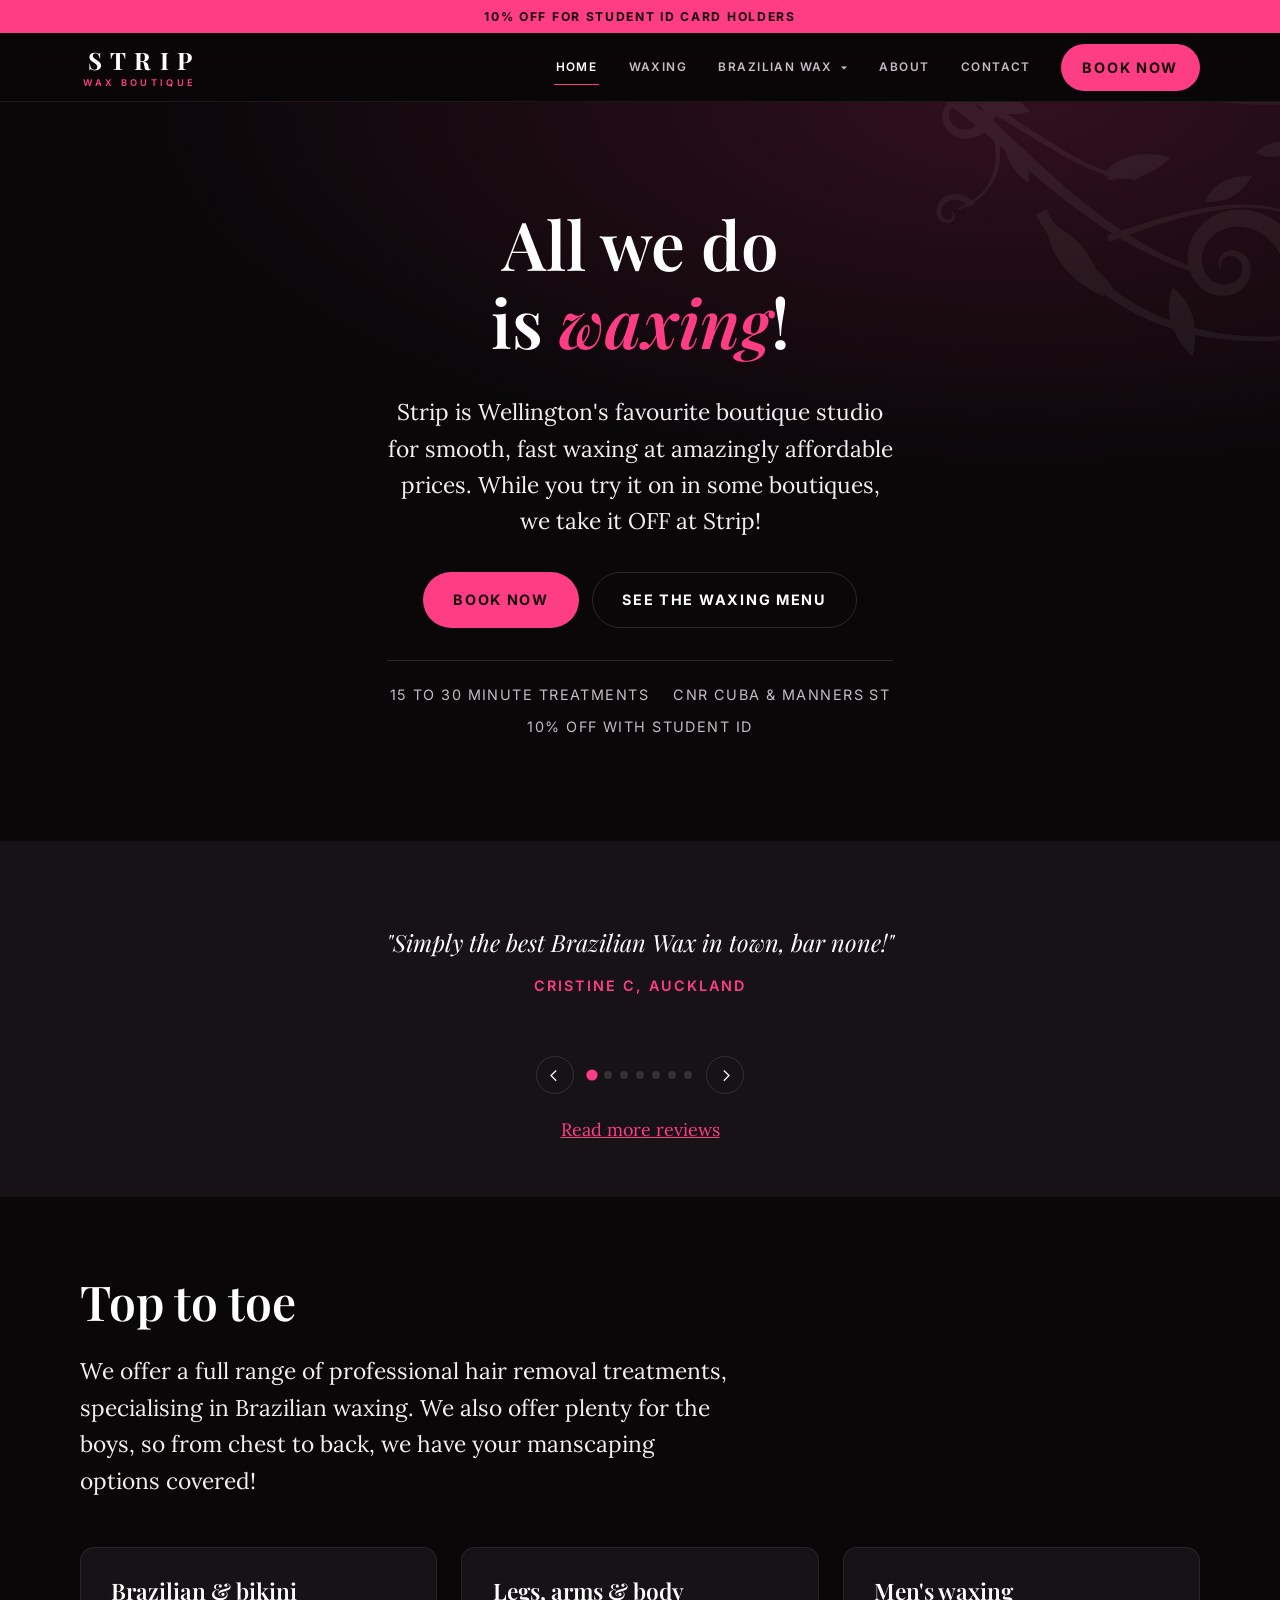
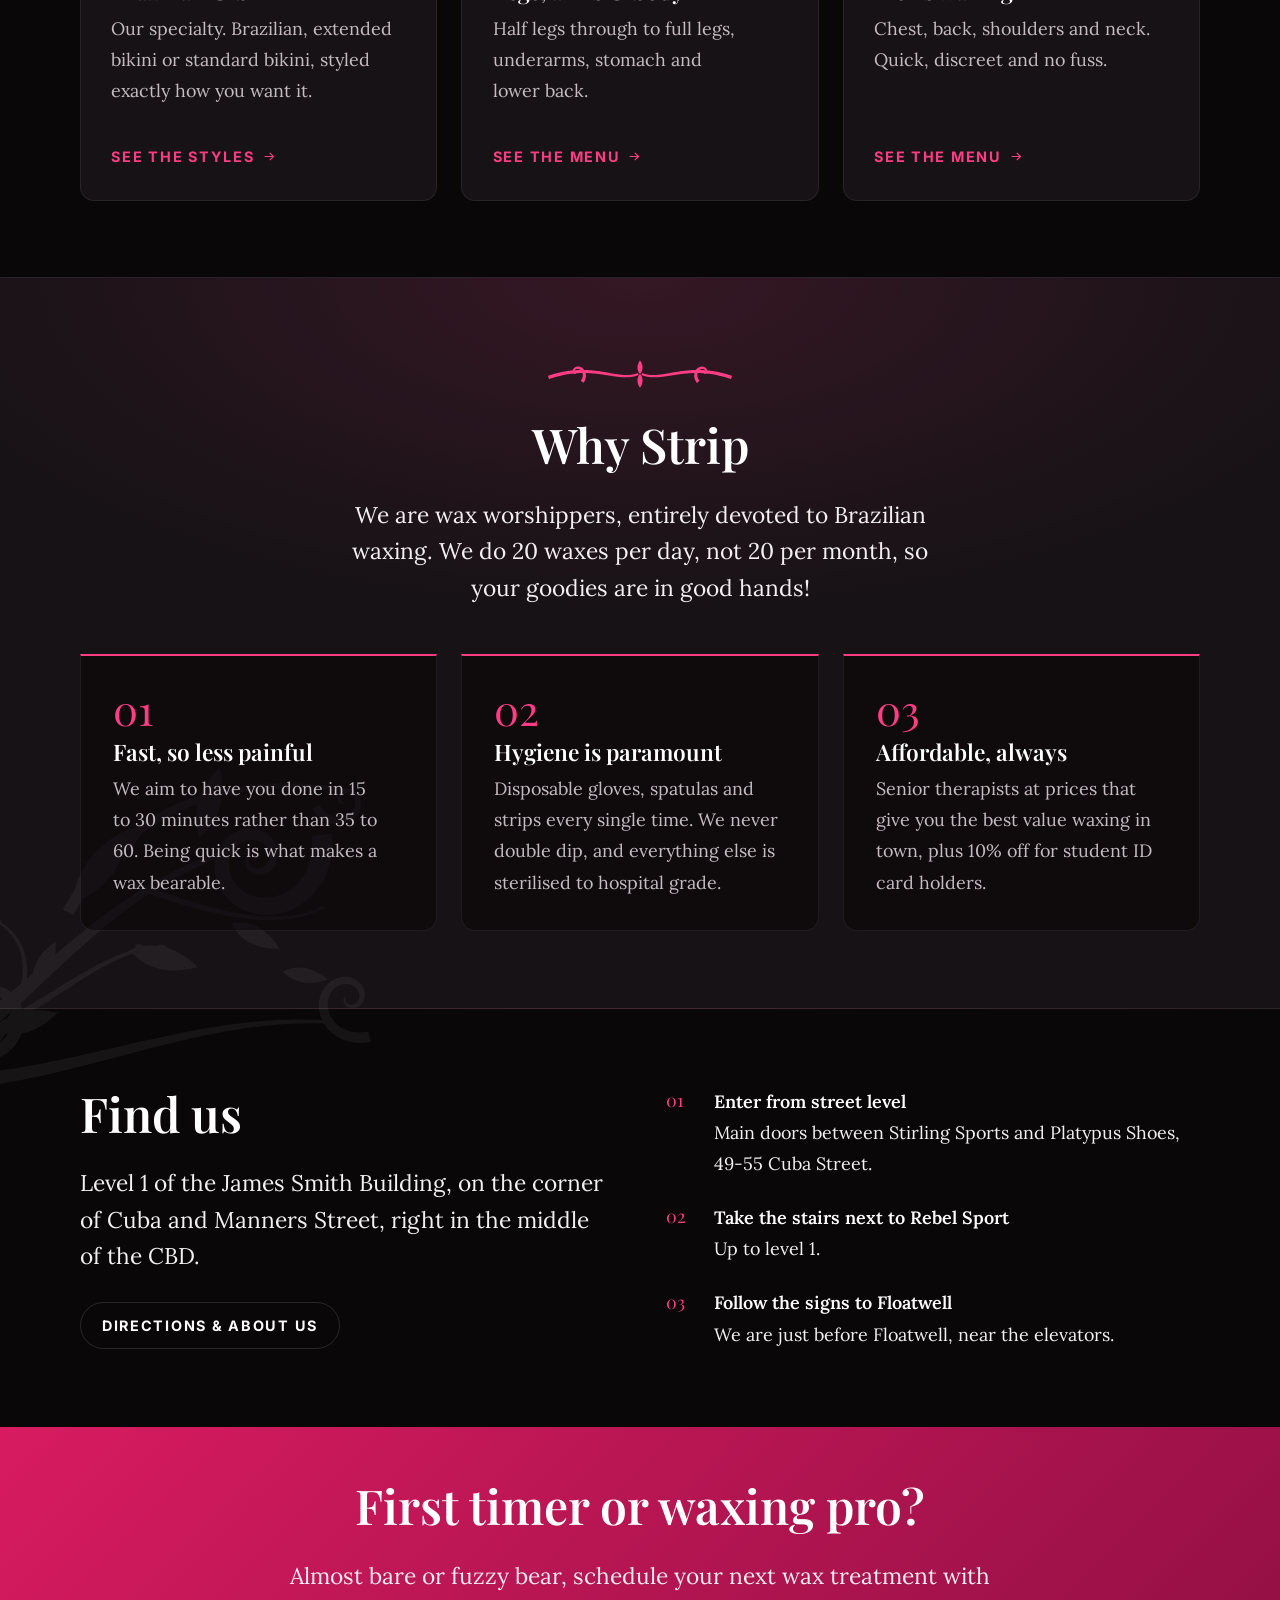
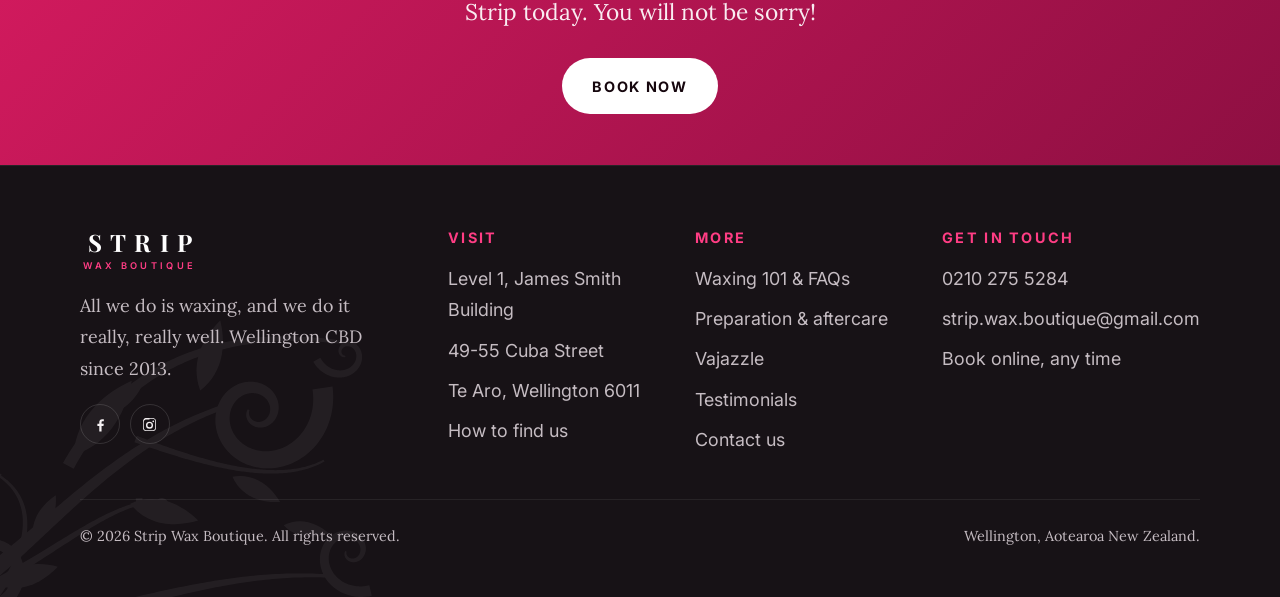
<file: index.html>
<!DOCTYPE html>
<html lang="en-NZ">
<head>
  <meta charset="utf-8">
  <meta name="viewport" content="width=device-width, initial-scale=1">
  <title>Wax in Wellington | Strip Wax Boutique</title>
  <meta name="description" content="Strip Wax Boutique is Wellington's favourite boutique studio for smooth, fast waxing at amazingly affordable prices. Brazilian specialists on Cuba Street.">
  <meta name="theme-color" content="#0a0709">
  <link rel="icon" href="assets/img/favicon.svg" type="image/svg+xml">
  <link rel="preconnect" href="https://fonts.googleapis.com">
  <link rel="preconnect" href="https://fonts.gstatic.com" crossorigin>
  <link rel="stylesheet" href="https://fonts.googleapis.com/css2?family=Playfair+Display:ital,wght@0,500;0,600;0,700;1,500;1,600&family=Lora:ital,wght@0,400;0,600;1,400&family=Inter:wght@400;500;600;700&display=swap">
  <link rel="stylesheet" href="assets/css/site.css">
</head>
<body>
  <a class="skip-link" href="#main">Skip to content</a>

  <p class="promo">10% off for student ID card holders</p>

  <header class="site-header">
    <div class="wrap site-header__inner">
      <a class="brand" href="index.html" aria-label="Strip Wax Boutique, home">
        <span class="brand__mark">STRIP</span>
        <span class="brand__sub">Wax Boutique</span>
      </a>

      <button class="nav-toggle" type="button" aria-expanded="false" aria-controls="primary-nav">
        <span class="nav-toggle__bars" aria-hidden="true"><span></span><span></span><span></span></span>
        <span class="nav-toggle__label">Menu</span>
      </button>

      <nav class="nav" id="primary-nav" aria-label="Primary">
        <ul class="nav__list">
            <li class="nav__item"><a class="nav__link" href="index.html" aria-current="page">Home</a></li>
            <li class="nav__item"><a class="nav__link" href="waxing-menu.html">Waxing</a></li>
            <li class="nav__item nav__item--sub">
              <a class="nav__link" href="brazilian-wax-information.html">Brazilian Wax<svg class="caret" viewBox="0 0 10 10" aria-hidden="true"><path d="M1 3l4 4 4-4z"/></svg></a>
              <ul class="nav__sub">
                <li><a href="brazilian-wax-information.html">Brazilian wax information</a></li>
                <li><a href="faqs.html#care">Preparation &amp; aftercare</a></li>
                <li><a href="faqs.html">Waxing 101 &amp; FAQs</a></li>
                <li><a href="vajazzle.html">Vajazzle</a></li>
              </ul>
            </li>
            <li class="nav__item"><a class="nav__link" href="location-and-about-us.html">About</a></li>
            <li class="nav__item"><a class="nav__link" href="contact.html">Contact</a></li>
        </ul>
        <a class="btn btn--primary btn--sm" href="book-now.html">Book now</a>
      </nav>
    </div>
  </header>

  <main id="main">
    <section class="hero">
      <div class="filigree filigree--tr" aria-hidden="true"></div>
      <div class="wrap">
        <div class="hero__inner">
          <h1 class="hero__title">All we do is <em>waxing</em>!</h1>
          <p class="lede">Strip is Wellington's favourite boutique studio for smooth, fast waxing at amazingly affordable prices. While you try it on in some boutiques, we take it OFF at Strip!</p>
          <div class="btn-row" style="margin-top:2rem">
            <a class="btn btn--primary" href="book-now.html">Book now</a>
            <a class="btn btn--ghost" href="waxing-menu.html">See the waxing menu</a>
          </div>
          <ul class="hero__meta">
            <li>15 to 30 minute treatments</li>
            <li>Cnr Cuba &amp; Manners St</li>
            <li>10% off with student ID</li>
          </ul>
        </div>
      </div>
    </section>

    <section class="section section--tight section--raised">
      <div class="wrap">
        <div class="slider" data-slider role="group" aria-roledescription="carousel" aria-label="Client reviews">
          <div class="slider__track" data-slider-track tabindex="0">
            <figure class="slider__slide">
              <blockquote>"Simply the best Brazilian Wax in town, bar none!"</blockquote>
              <figcaption>Cristine C, Auckland</figcaption>
            </figure>
            <figure class="slider__slide">
              <blockquote>"The best wax I've ever had and pretty pain free."</blockquote>
              <figcaption>Strip client</figcaption>
            </figure>
            <figure class="slider__slide">
              <blockquote>"I struggled to find a good wax therapist when I moved to Wellington 3 years ago, and then I found Strip, and now wouldn't ever go anywhere else."</blockquote>
              <figcaption>Regular client</figcaption>
            </figure>
            <figure class="slider__slide">
              <blockquote>"I can't believe how quick this wax was, and how clean it was too."</blockquote>
              <figcaption>First time client</figcaption>
            </figure>
            <figure class="slider__slide">
              <blockquote>"Kate makes you feel so comfortable and is so speedy and has an excellent waxing technique."</blockquote>
              <figcaption>Strip client</figcaption>
            </figure>
            <figure class="slider__slide">
              <blockquote>"Full back wax in 20 minutes for $35. An absolute bargain."</blockquote>
              <figcaption>Men's waxing client</figcaption>
            </figure>
            <figure class="slider__slide">
              <blockquote>"Expert!"</blockquote>
              <figcaption>Gemma B, London</figcaption>
            </figure>
          </div>
          <div class="slider__controls">
            <button class="slider__btn" type="button" data-slider-prev aria-label="Previous review">
              <svg viewBox="0 0 24 24" aria-hidden="true"><path d="M15.4 4.6 13.9 3l-9 9 9 9 1.5-1.6-7.4-7.4z"/></svg>
            </button>
            <div class="slider__dots" data-slider-dots></div>
            <button class="slider__btn" type="button" data-slider-next aria-label="Next review">
              <svg viewBox="0 0 24 24" aria-hidden="true"><path d="M8.6 4.6 10.1 3l9 9-9 9-1.5-1.6 7.4-7.4z"/></svg>
            </button>
          </div>
        </div>
        <p class="center" style="margin-top:1.25rem"><a href="testimonials.html">Read more reviews</a></p>
      </div>
    </section>

    <section class="section">
      <div class="wrap">
        <div style="max-width:60ch;margin-bottom:clamp(2rem,4vw,3rem)">
          <h2>Top to toe</h2>
          <p class="lede">We offer a full range of professional hair removal treatments, specialising in Brazilian waxing. We also offer plenty for the boys, so from chest to back, we have your manscaping options covered!</p>
        </div>

        <div class="tiles">
          <a class="tile" href="waxing-menu.html#brazilian">
            <h3>Brazilian &amp; bikini</h3>
            <p>Our specialty. Brazilian, extended bikini or standard bikini, styled exactly how you want it.</p>
            <span class="tile__go">See the styles <svg viewBox="0 0 24 24" aria-hidden="true"><path d="M13.2 4.6 11.7 6l5 5H3v2h13.7l-5 5 1.5 1.4L21 12z"/></svg></span>
          </a>
          <a class="tile" href="waxing-menu.html#body">
            <h3>Legs, arms &amp; body</h3>
            <p>Half legs through to full legs, underarms, stomach and lower back.</p>
            <span class="tile__go">See the menu <svg viewBox="0 0 24 24" aria-hidden="true"><path d="M13.2 4.6 11.7 6l5 5H3v2h13.7l-5 5 1.5 1.4L21 12z"/></svg></span>
          </a>
          <a class="tile" href="waxing-menu.html#mens">
            <h3>Men's waxing</h3>
            <p>Chest, back, shoulders and neck. Quick, discreet and no fuss.</p>
            <span class="tile__go">See the menu <svg viewBox="0 0 24 24" aria-hidden="true"><path d="M13.2 4.6 11.7 6l5 5H3v2h13.7l-5 5 1.5 1.4L21 12z"/></svg></span>
          </a>
        </div>
      </div>
    </section>

    <section class="section section--accent">
      <div class="filigree filigree--bl" aria-hidden="true"></div>
      <div class="wrap">
        <div class="center" style="max-width:56ch;margin:0 auto clamp(2.25rem,4vw,3rem)">
          <div class="ornament" aria-hidden="true"></div>
          <h2>Why Strip</h2>
          <p class="lede">We are wax worshippers, entirely devoted to Brazilian waxing. We do 20 waxes per day, not 20 per month, so your goodies are in good hands!</p>
        </div>

        <div class="features">
          <article class="feature">
            <span class="feature__num">01</span>
            <h3>Fast, so less painful</h3>
            <p>We aim to have you done in 15 to 30 minutes rather than 35 to 60. Being quick is what makes a wax bearable.</p>
          </article>
          <article class="feature">
            <span class="feature__num">02</span>
            <h3>Hygiene is paramount</h3>
            <p>Disposable gloves, spatulas and strips every single time. We never double dip, and everything else is sterilised to hospital grade.</p>
          </article>
          <article class="feature">
            <span class="feature__num">03</span>
            <h3>Affordable, always</h3>
            <p>Senior therapists at prices that give you the best value waxing in town, plus 10% off for student ID card holders.</p>
          </article>
        </div>
      </div>
    </section>

    <section class="section">
      <div class="wrap split">
        <div>
          <h2>Find us</h2>
          <p class="lede">Level 1 of the James Smith Building, on the corner of Cuba and Manners Street, right in the middle of the CBD.</p>
          <div class="btn-row" style="margin-top:1.75rem">
            <a class="btn btn--ghost btn--sm" href="location-and-about-us.html">Directions &amp; about us</a>
          </div>
        </div>

        <ol class="steps">
          <li><b>Enter from street level</b>Main doors between Stirling Sports and Platypus Shoes, 49-55 Cuba Street.</li>
          <li><b>Take the stairs next to Rebel Sport</b>Up to level 1.</li>
          <li><b>Follow the signs to Floatwell</b>We are just before Floatwell, near the elevators.</li>
        </ol>
      </div>
    </section>

    <section class="section section--pink section--tight">
      <div class="wrap wrap--narrow center">
        <h2>First timer or waxing pro?</h2>
        <p class="lede">Almost bare or fuzzy bear, schedule your next wax treatment with Strip today. You will not be sorry!</p>
        <div class="btn-row btn-row--center" style="margin-top:1.75rem">
          <a class="btn btn--light" href="book-now.html">Book now</a>
        </div>
      </div>
    </section>
  </main>

  <footer class="site-footer">
    <div class="filigree filigree--bl" aria-hidden="true"></div>
    <div class="wrap">
      <div class="site-footer__grid">
        <div>
          <a class="brand" href="index.html">
            <span class="brand__mark">STRIP</span>
            <span class="brand__sub">Wax Boutique</span>
          </a>
          <p style="margin-top:1.25rem;max-width:34ch;color:var(--muted)">All we do is waxing, and we do it really, really well. Wellington CBD since 2013.</p>
          <div class="socials">
            <a href="https://www.facebook.com/StripWaxBoutique/" aria-label="Strip Wax Boutique on Facebook" rel="noopener">
              <svg viewBox="0 0 24 24" aria-hidden="true"><path d="M13.5 22v-8h2.7l.4-3.1h-3.1V8.9c0-.9.25-1.5 1.55-1.5h1.65V4.6A22 22 0 0 0 14.3 4.5c-2.4 0-4 1.45-4 4.1v2.3H7.6V14h2.7v8z"/></svg>
            </a>
            <a href="https://www.instagram.com/stripwaxboutique/" aria-label="Strip Wax Boutique on Instagram" rel="noopener">
              <svg viewBox="0 0 24 24" aria-hidden="true"><path d="M12 2.9c3 0 3.3 0 4.5.07 1.1.05 1.7.23 2.1.39.5.2.9.45 1.3.85.4.4.65.8.85 1.3.16.4.34 1 .39 2.1.06 1.2.07 1.5.07 4.5s0 3.3-.07 4.5c-.05 1.1-.23 1.7-.39 2.1-.2.5-.45.9-.85 1.3-.4.4-.8.65-1.3.85-.4.16-1 .34-2.1.39-1.2.06-1.5.07-4.5.07s-3.3 0-4.5-.07c-1.1-.05-1.7-.23-2.1-.39-.5-.2-.9-.45-1.3-.85-.4-.4-.65-.8-.85-1.3-.16-.4-.34-1-.39-2.1C2.9 15.3 2.9 15 2.9 12s0-3.3.07-4.5c.05-1.1.23-1.7.39-2.1.2-.5.45-.9.85-1.3.4-.4.8-.65 1.3-.85.4-.16 1-.34 2.1-.39C8.7 2.9 9 2.9 12 2.9m0 2c-2.95 0-3.3.01-4.45.06-.86.04-1.33.18-1.64.3-.41.16-.7.35-1.01.66-.31.31-.5.6-.66 1.01-.12.31-.26.78-.3 1.64C3.9 8.72 3.9 9.06 3.9 12s.01 3.28.06 4.43c.4.86.18 1.33.3 1.64.16.41.35.7.66 1.01.31.31.6.5 1.01.66.31.12.78.26 1.64.3 1.15.05 1.5.06 4.43.06s3.28-.01 4.43-.06c.86-.04 1.33-.18 1.64-.3.41-.16.7-.35 1.01-.66.31-.31.5-.6.66-1.01.12-.31.26-.78.3-1.64.05-1.15.06-1.5.06-4.43s-.01-3.28-.06-4.43c-.04-.86-.18-1.33-.3-1.64a2.7 2.7 0 0 0-.66-1.01 2.7 2.7 0 0 0-1.01-.66c-.31-.12-.78-.26-1.64-.3-1.15-.05-1.5-.06-4.43-.06zm0 3.1a4.99 4.99 0 1 1 0 9.98 4.99 4.99 0 0 1 0-9.98zm0 2a3 3 0 1 0 0 6 3 3 0 0 0 0-6zm5.2-3.5a1.17 1.17 0 1 1 0 2.33 1.17 1.17 0 0 1 0-2.33z"/></svg>
            </a>
          </div>
        </div>

        <div>
          <h2>Visit</h2>
          <ul class="footer-list">
            <li>Level 1, James Smith Building</li>
            <li>49-55 Cuba Street</li>
            <li>Te Aro, Wellington 6011</li>
            <li><a href="location-and-about-us.html">How to find us</a></li>
          </ul>
        </div>

        <div>
          <h2>More</h2>
          <ul class="footer-list">
            <li><a href="faqs.html">Waxing 101 &amp; FAQs</a></li>
            <li><a href="faqs.html#care">Preparation &amp; aftercare</a></li>
            <li><a href="vajazzle.html">Vajazzle</a></li>
            <li><a href="testimonials.html">Testimonials</a></li>
            <li><a href="contact.html">Contact us</a></li>
          </ul>
        </div>

        <div>
          <h2>Get in touch</h2>
          <ul class="footer-list">
            <li><a href="tel:+642102755284">0210 275 5284</a></li>
            <li><a href="mailto:strip.wax.boutique@gmail.com">strip.wax.boutique@gmail.com</a></li>
            <li><a href="https://bookings.gettimely.com/StripCuba/bb/book" rel="noopener">Book online, any time</a></li>
          </ul>
        </div>
      </div>

      <div class="site-footer__base">
        <p>&copy; <span data-year>2026</span> Strip Wax Boutique. All rights reserved.</p>
        <p>Wellington, Aotearoa New Zealand.</p>
      </div>
    </div>
  </footer>

  <nav class="action-bar" aria-label="Quick contact">
    <a href="tel:+642102755284">
      <svg viewBox="0 0 24 24" aria-hidden="true"><path d="M6.6 10.8a15.1 15.1 0 0 0 6.6 6.6l2.2-2.2c.3-.3.7-.4 1-.2 1.2.4 2.4.6 3.6.6.6 0 1 .4 1 1V20c0 .6-.4 1-1 1A17 17 0 0 1 3 4c0-.6.4-1 1-1h3.5c.6 0 1 .4 1 1 0 1.3.2 2.5.6 3.6.1.4 0 .7-.2 1z"/></svg>
      Call
    </a>
    <a href="mailto:strip.wax.boutique@gmail.com">
      <svg viewBox="0 0 24 24" aria-hidden="true"><path d="M4 4h16c1.1 0 2 .9 2 2v12c0 1.1-.9 2-2 2H4a2 2 0 0 1-2-2V6c0-1.1.9-2 2-2m8 7 8-5H4z"/></svg>
      Email
    </a>
    <a class="is-cta" href="book-now.html">
      <svg viewBox="0 0 24 24" aria-hidden="true"><path d="M7 2v2h10V2h2v2h1a2 2 0 0 1 2 2v14a2 2 0 0 1-2 2H4a2 2 0 0 1-2-2V6a2 2 0 0 1 2-2h1V2zm13 8H4v10h16zm-9 2v2H9v-2zm4 0v2h-2v-2z"/></svg>
      Book
    </a>
  </nav>

  <script src="assets/js/site.js" defer></script>
</body>
</html>
</file>
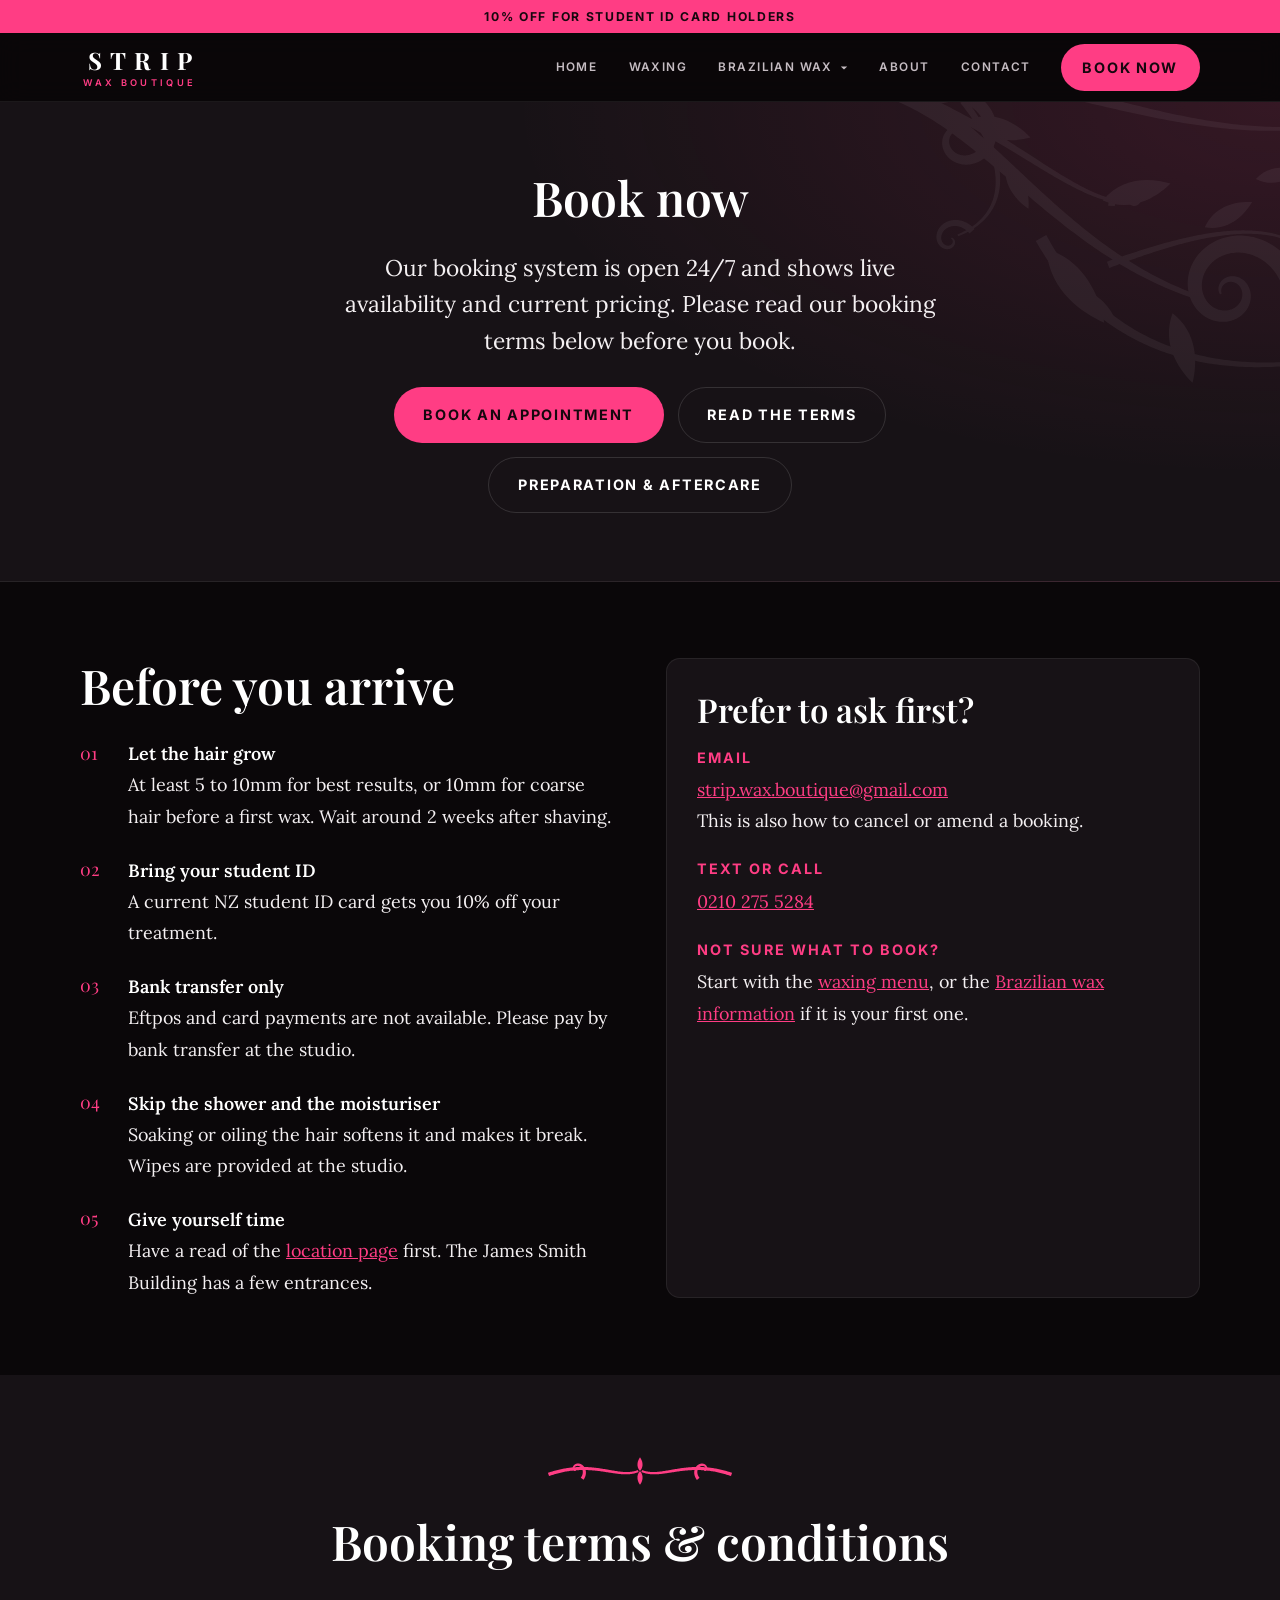
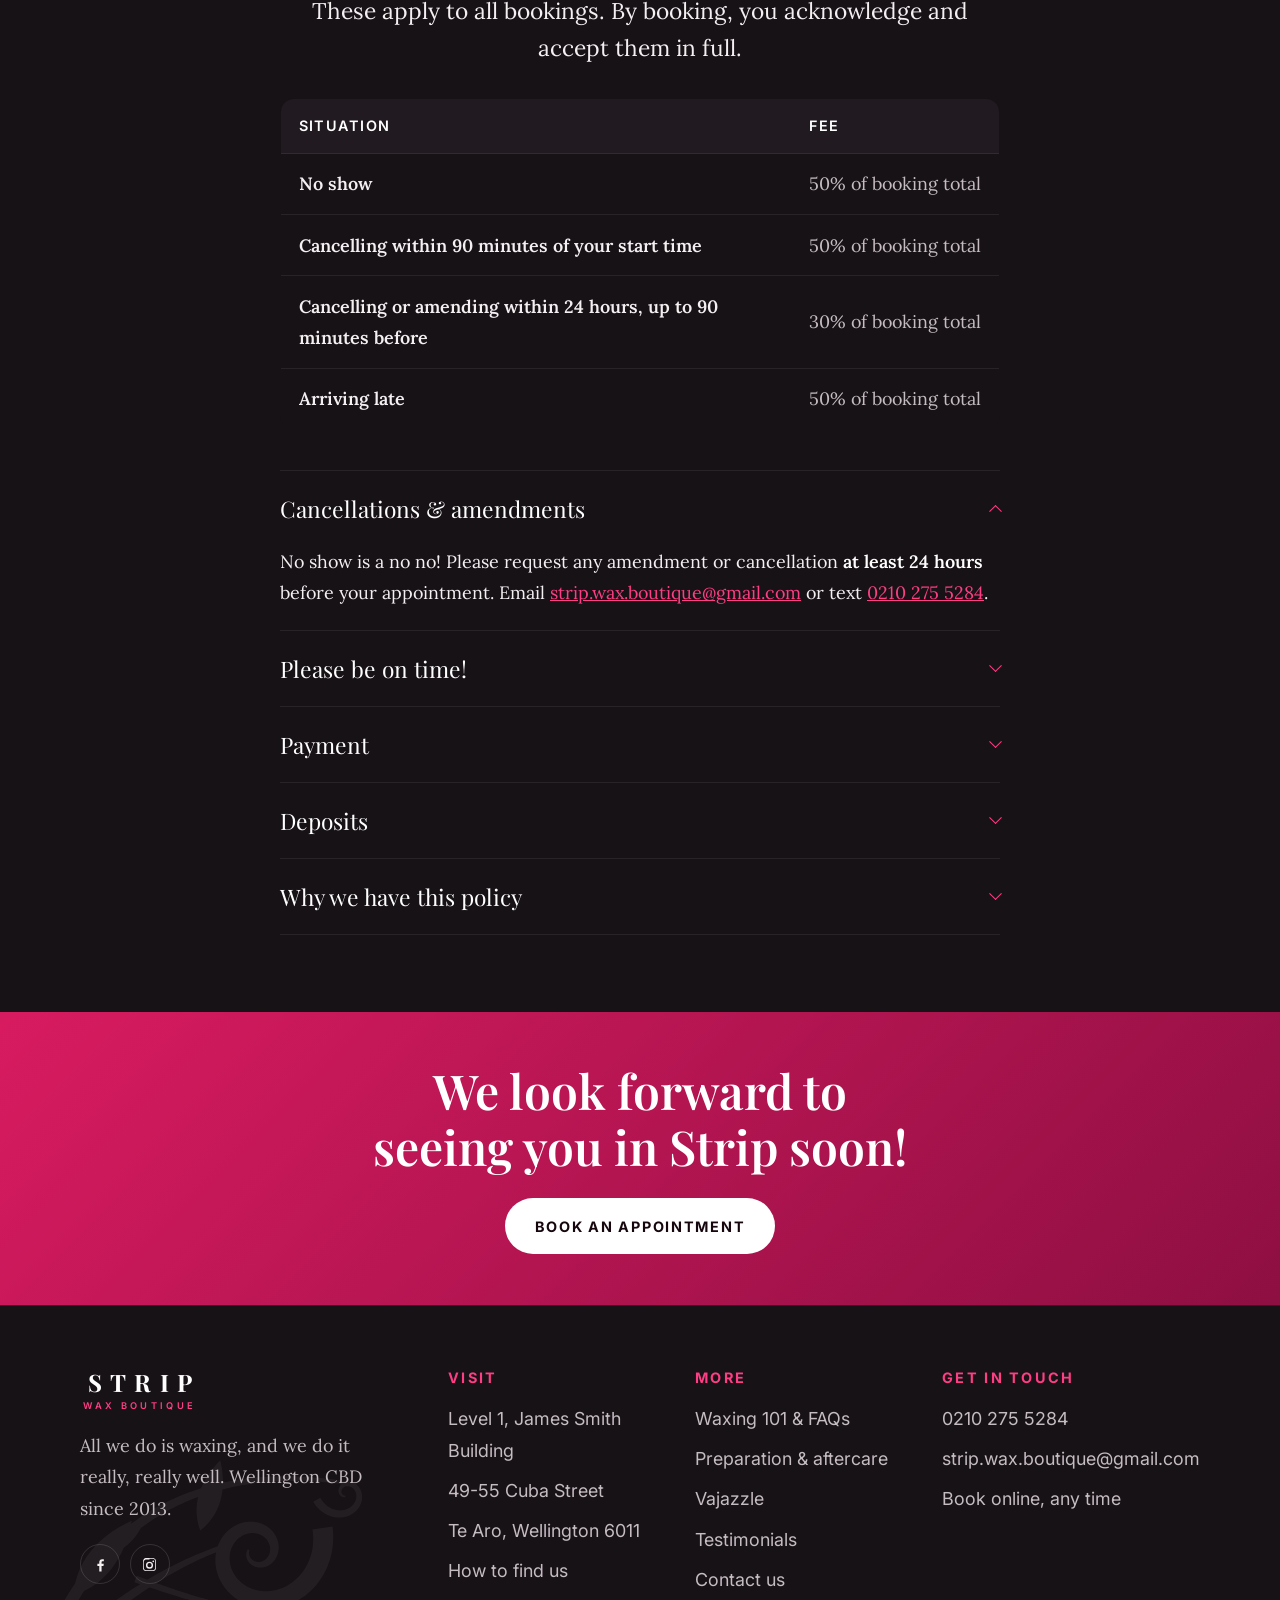
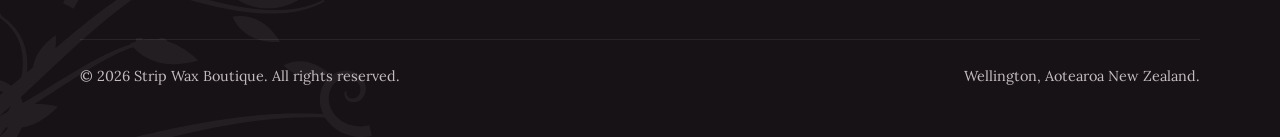
<file: book-now.html>
<!DOCTYPE html>
<html lang="en-NZ">
<head>
  <meta charset="utf-8">
  <meta name="viewport" content="width=device-width, initial-scale=1">
  <title>Book Now | Strip Wax Boutique</title>
  <meta name="description" content="Book your waxing appointment at Strip Wax Boutique online, 24/7, with live pricing, plus our full booking terms and conditions.">
  <meta name="theme-color" content="#0a0709">
  <link rel="icon" href="assets/img/favicon.svg" type="image/svg+xml">
  <link rel="preconnect" href="https://fonts.googleapis.com">
  <link rel="preconnect" href="https://fonts.gstatic.com" crossorigin>
  <link rel="stylesheet" href="https://fonts.googleapis.com/css2?family=Playfair+Display:ital,wght@0,500;0,600;0,700;1,500;1,600&family=Lora:ital,wght@0,400;0,600;1,400&family=Inter:wght@400;500;600;700&display=swap">
  <link rel="stylesheet" href="assets/css/site.css">
</head>
<body>
  <a class="skip-link" href="#main">Skip to content</a>

  <p class="promo">10% off for student ID card holders</p>

  <header class="site-header">
    <div class="wrap site-header__inner">
      <a class="brand" href="index.html" aria-label="Strip Wax Boutique, home">
        <span class="brand__mark">STRIP</span>
        <span class="brand__sub">Wax Boutique</span>
      </a>

      <button class="nav-toggle" type="button" aria-expanded="false" aria-controls="primary-nav">
        <span class="nav-toggle__bars" aria-hidden="true"><span></span><span></span><span></span></span>
        <span class="nav-toggle__label">Menu</span>
      </button>

      <nav class="nav" id="primary-nav" aria-label="Primary">
        <ul class="nav__list">
            <li class="nav__item"><a class="nav__link" href="index.html">Home</a></li>
            <li class="nav__item"><a class="nav__link" href="waxing-menu.html">Waxing</a></li>
            <li class="nav__item nav__item--sub">
              <a class="nav__link" href="brazilian-wax-information.html">Brazilian Wax<svg class="caret" viewBox="0 0 10 10" aria-hidden="true"><path d="M1 3l4 4 4-4z"/></svg></a>
              <ul class="nav__sub">
                <li><a href="brazilian-wax-information.html">Brazilian wax information</a></li>
                <li><a href="faqs.html#care">Preparation &amp; aftercare</a></li>
                <li><a href="faqs.html">Waxing 101 &amp; FAQs</a></li>
                <li><a href="vajazzle.html">Vajazzle</a></li>
              </ul>
            </li>
            <li class="nav__item"><a class="nav__link" href="location-and-about-us.html">About</a></li>
            <li class="nav__item"><a class="nav__link" href="contact.html">Contact</a></li>
        </ul>
        <a class="btn btn--primary btn--sm" href="book-now.html" aria-current="page">Book now</a>
      </nav>
    </div>
  </header>

  <main id="main">
    <section class="page-head">
      <div class="filigree filigree--tr" aria-hidden="true"></div>
      <div class="wrap page-head__inner">
        <h1>Book now</h1>
        <p class="lede">Our booking system is open 24/7 and shows live availability and current pricing. Please read our booking terms below before you book.</p>
        <div class="btn-row" style="margin-top:1.75rem">
          <a class="btn btn--primary" href="https://bookings.gettimely.com/StripCuba/bb/book" rel="noopener">Book an appointment</a>
          <a class="btn btn--ghost" href="#terms">Read the terms</a>
          <a class="btn btn--ghost" href="faqs.html#care">Preparation &amp; aftercare</a>
        </div>
      </div>
    </section>

    <section class="section">
      <div class="wrap split">
        <div>
          <h2>Before you arrive</h2>
          <ol class="steps" style="margin-top:1.5rem">
            <li><b>Let the hair grow</b>At least 5 to 10mm for best results, or 10mm for coarse hair before a first wax. Wait around 2 weeks after shaving.</li>
            <li><b>Bring your student ID</b>A current NZ student ID card gets you 10% off your treatment.</li>
            <li><b>Bank transfer only</b>Eftpos and card payments are not available. Please pay by bank transfer at the studio.</li>
            <li><b>Skip the shower and the moisturiser</b>Soaking or oiling the hair softens it and makes it break. Wipes are provided at the studio.</li>
            <li><b>Give yourself time</b>Have a read of the <a href="location-and-about-us.html">location page</a> first. The James Smith Building has a few entrances.</li>
          </ol>
        </div>

        <div class="card">
          <h2 style="font-size:var(--step-2)">Prefer to ask first?</h2>
          <dl class="info-list">
            <div>
              <dt>Email</dt>
              <dd><a href="mailto:strip.wax.boutique@gmail.com">strip.wax.boutique@gmail.com</a><br>This is also how to cancel or amend a booking.</dd>
            </div>
            <div><dt>Text or call</dt><dd><a href="tel:+642102755284">0210 275 5284</a></dd></div>
            <div>
              <dt>Not sure what to book?</dt>
              <dd>Start with the <a href="waxing-menu.html">waxing menu</a>, or the <a href="brazilian-wax-information.html">Brazilian wax information</a> if it is your first one.</dd>
            </div>
          </dl>
        </div>
      </div>
    </section>

    <section class="section section--raised" id="terms">
      <div class="wrap wrap--narrow">
        <div class="ornament" aria-hidden="true"></div>
        <h2 class="center">Booking terms &amp; conditions</h2>
        <p class="lede center" style="margin-bottom:2rem">These apply to all bookings. By booking, you acknowledge and accept them in full.</p>

        <div class="table-scroll">
          <table class="table">
            <caption class="visually-hidden">Cancellation and no show fees</caption>
            <thead>
              <tr><th scope="col">Situation</th><th scope="col">Fee</th></tr>
            </thead>
            <tbody>
              <tr><th scope="row">No show</th><td>50% of booking total</td></tr>
              <tr><th scope="row">Cancelling within 90 minutes of your start time</th><td>50% of booking total</td></tr>
              <tr><th scope="row">Cancelling or amending within 24 hours, up to 90 minutes before</th><td>30% of booking total</td></tr>
              <tr><th scope="row">Arriving late</th><td>50% of booking total</td></tr>
            </tbody>
          </table>
        </div>

        <div class="faq" style="margin-top:2.5rem">
          <details class="faq__item" open>
            <summary>Cancellations &amp; amendments</summary>
            <div class="faq__body">
              <p>No show is a no no! Please request any amendment or cancellation <strong>at least 24 hours</strong> before your appointment. Email <a href="mailto:strip.wax.boutique@gmail.com">strip.wax.boutique@gmail.com</a> or text <a href="tel:+642102755284">0210 275 5284</a>.</p>
            </div>
          </details>
          <details class="faq__item">
            <summary>Please be on time!</summary>
            <div class="faq__body">
              <p>If you are late, your appointment will likely be cancelled and you will be charged 50% of the total booking price.</p>
              <p>It is your responsibility to arrive with plenty of time to make your appointment. We cannot be held responsible for traffic, transport or parking hold ups, any other circumstance that delays you, or for not reading our <a href="location-and-about-us.html">location page</a> and getting lost.</p>
            </div>
          </details>
          <details class="faq__item">
            <summary>Payment</summary>
            <div class="faq__body">
              <p><strong>Eftpos and card payments are not available.</strong> Please pay by bank transfer at the studio.</p>
            </div>
          </details>
          <details class="faq__item">
            <summary>Deposits</summary>
            <div class="faq__body">
              <p>A deposit is required for some appointments. We will email you payment instructions after your appointment request.</p>
              <p>Deposits are fully refundable if you wish to cancel or change your booking, providing you give at least 24 hours notice. We will either return the payment to you or hold it on your account for future use, whichever you prefer.</p>
            </div>
          </details>
          <details class="faq__item">
            <summary>Why we have this policy</summary>
            <div class="faq__body">
              <p>We have reluctantly implemented this policy, as no shows, late comers and cancellations within 24 hours have a big impact on us and on our ability to offer great prices. They are also not fair on others who could have had the space. Thank you for your understanding.</p>
            </div>
          </details>
        </div>
      </div>
    </section>

    <section class="section section--pink section--tight">
      <div class="wrap wrap--narrow center">
        <h2>We look forward to seeing you in Strip soon!</h2>
        <div class="btn-row btn-row--center" style="margin-top:1.5rem">
          <a class="btn btn--light" href="https://bookings.gettimely.com/StripCuba/bb/book" rel="noopener">Book an appointment</a>
        </div>
      </div>
    </section>
  </main>

  <footer class="site-footer">
    <div class="filigree filigree--bl" aria-hidden="true"></div>
    <div class="wrap">
      <div class="site-footer__grid">
        <div>
          <a class="brand" href="index.html">
            <span class="brand__mark">STRIP</span>
            <span class="brand__sub">Wax Boutique</span>
          </a>
          <p style="margin-top:1.25rem;max-width:34ch;color:var(--muted)">All we do is waxing, and we do it really, really well. Wellington CBD since 2013.</p>
          <div class="socials">
            <a href="https://www.facebook.com/StripWaxBoutique/" aria-label="Strip Wax Boutique on Facebook" rel="noopener">
              <svg viewBox="0 0 24 24" aria-hidden="true"><path d="M13.5 22v-8h2.7l.4-3.1h-3.1V8.9c0-.9.25-1.5 1.55-1.5h1.65V4.6A22 22 0 0 0 14.3 4.5c-2.4 0-4 1.45-4 4.1v2.3H7.6V14h2.7v8z"/></svg>
            </a>
            <a href="https://www.instagram.com/stripwaxboutique/" aria-label="Strip Wax Boutique on Instagram" rel="noopener">
              <svg viewBox="0 0 24 24" aria-hidden="true"><path d="M12 2.9c3 0 3.3 0 4.5.07 1.1.05 1.7.23 2.1.39.5.2.9.45 1.3.85.4.4.65.8.85 1.3.16.4.34 1 .39 2.1.06 1.2.07 1.5.07 4.5s0 3.3-.07 4.5c-.05 1.1-.23 1.7-.39 2.1-.2.5-.45.9-.85 1.3-.4.4-.8.65-1.3.85-.4.16-1 .34-2.1.39-1.2.06-1.5.07-4.5.07s-3.3 0-4.5-.07c-1.1-.05-1.7-.23-2.1-.39-.5-.2-.9-.45-1.3-.85-.4-.4-.65-.8-.85-1.3-.16-.4-.34-1-.39-2.1C2.9 15.3 2.9 15 2.9 12s0-3.3.07-4.5c.05-1.1.23-1.7.39-2.1.2-.5.45-.9.85-1.3.4-.4.8-.65 1.3-.85.4-.16 1-.34 2.1-.39C8.7 2.9 9 2.9 12 2.9m0 2c-2.95 0-3.3.01-4.45.06-.86.04-1.33.18-1.64.3-.41.16-.7.35-1.01.66-.31.31-.5.6-.66 1.01-.12.31-.26.78-.3 1.64C3.9 8.72 3.9 9.06 3.9 12s.01 3.28.06 4.43c.4.86.18 1.33.3 1.64.16.41.35.7.66 1.01.31.31.6.5 1.01.66.31.12.78.26 1.64.3 1.15.05 1.5.06 4.43.06s3.28-.01 4.43-.06c.86-.04 1.33-.18 1.64-.3.41-.16.7-.35 1.01-.66.31-.31.5-.6.66-1.01.12-.31.26-.78.3-1.64.05-1.15.06-1.5.06-4.43s-.01-3.28-.06-4.43c-.04-.86-.18-1.33-.3-1.64a2.7 2.7 0 0 0-.66-1.01 2.7 2.7 0 0 0-1.01-.66c-.31-.12-.78-.26-1.64-.3-1.15-.05-1.5-.06-4.43-.06zm0 3.1a4.99 4.99 0 1 1 0 9.98 4.99 4.99 0 0 1 0-9.98zm0 2a3 3 0 1 0 0 6 3 3 0 0 0 0-6zm5.2-3.5a1.17 1.17 0 1 1 0 2.33 1.17 1.17 0 0 1 0-2.33z"/></svg>
            </a>
          </div>
        </div>

        <div>
          <h2>Visit</h2>
          <ul class="footer-list">
            <li>Level 1, James Smith Building</li>
            <li>49-55 Cuba Street</li>
            <li>Te Aro, Wellington 6011</li>
            <li><a href="location-and-about-us.html">How to find us</a></li>
          </ul>
        </div>

        <div>
          <h2>More</h2>
          <ul class="footer-list">
            <li><a href="faqs.html">Waxing 101 &amp; FAQs</a></li>
            <li><a href="faqs.html#care">Preparation &amp; aftercare</a></li>
            <li><a href="vajazzle.html">Vajazzle</a></li>
            <li><a href="testimonials.html">Testimonials</a></li>
            <li><a href="contact.html">Contact us</a></li>
          </ul>
        </div>

        <div>
          <h2>Get in touch</h2>
          <ul class="footer-list">
            <li><a href="tel:+642102755284">0210 275 5284</a></li>
            <li><a href="mailto:strip.wax.boutique@gmail.com">strip.wax.boutique@gmail.com</a></li>
            <li><a href="https://bookings.gettimely.com/StripCuba/bb/book" rel="noopener">Book online, any time</a></li>
          </ul>
        </div>
      </div>

      <div class="site-footer__base">
        <p>&copy; <span data-year>2026</span> Strip Wax Boutique. All rights reserved.</p>
        <p>Wellington, Aotearoa New Zealand.</p>
      </div>
    </div>
  </footer>

  <nav class="action-bar" aria-label="Quick contact">
    <a href="tel:+642102755284">
      <svg viewBox="0 0 24 24" aria-hidden="true"><path d="M6.6 10.8a15.1 15.1 0 0 0 6.6 6.6l2.2-2.2c.3-.3.7-.4 1-.2 1.2.4 2.4.6 3.6.6.6 0 1 .4 1 1V20c0 .6-.4 1-1 1A17 17 0 0 1 3 4c0-.6.4-1 1-1h3.5c.6 0 1 .4 1 1 0 1.3.2 2.5.6 3.6.1.4 0 .7-.2 1z"/></svg>
      Call
    </a>
    <a href="mailto:strip.wax.boutique@gmail.com">
      <svg viewBox="0 0 24 24" aria-hidden="true"><path d="M4 4h16c1.1 0 2 .9 2 2v12c0 1.1-.9 2-2 2H4a2 2 0 0 1-2-2V6c0-1.1.9-2 2-2m8 7 8-5H4z"/></svg>
      Email
    </a>
    <a class="is-cta" href="book-now.html">
      <svg viewBox="0 0 24 24" aria-hidden="true"><path d="M7 2v2h10V2h2v2h1a2 2 0 0 1 2 2v14a2 2 0 0 1-2 2H4a2 2 0 0 1-2-2V6a2 2 0 0 1 2-2h1V2zm13 8H4v10h16zm-9 2v2H9v-2zm4 0v2h-2v-2z"/></svg>
      Book
    </a>
  </nav>

  <script src="assets/js/site.js" defer></script>
</body>
</html>
</file>
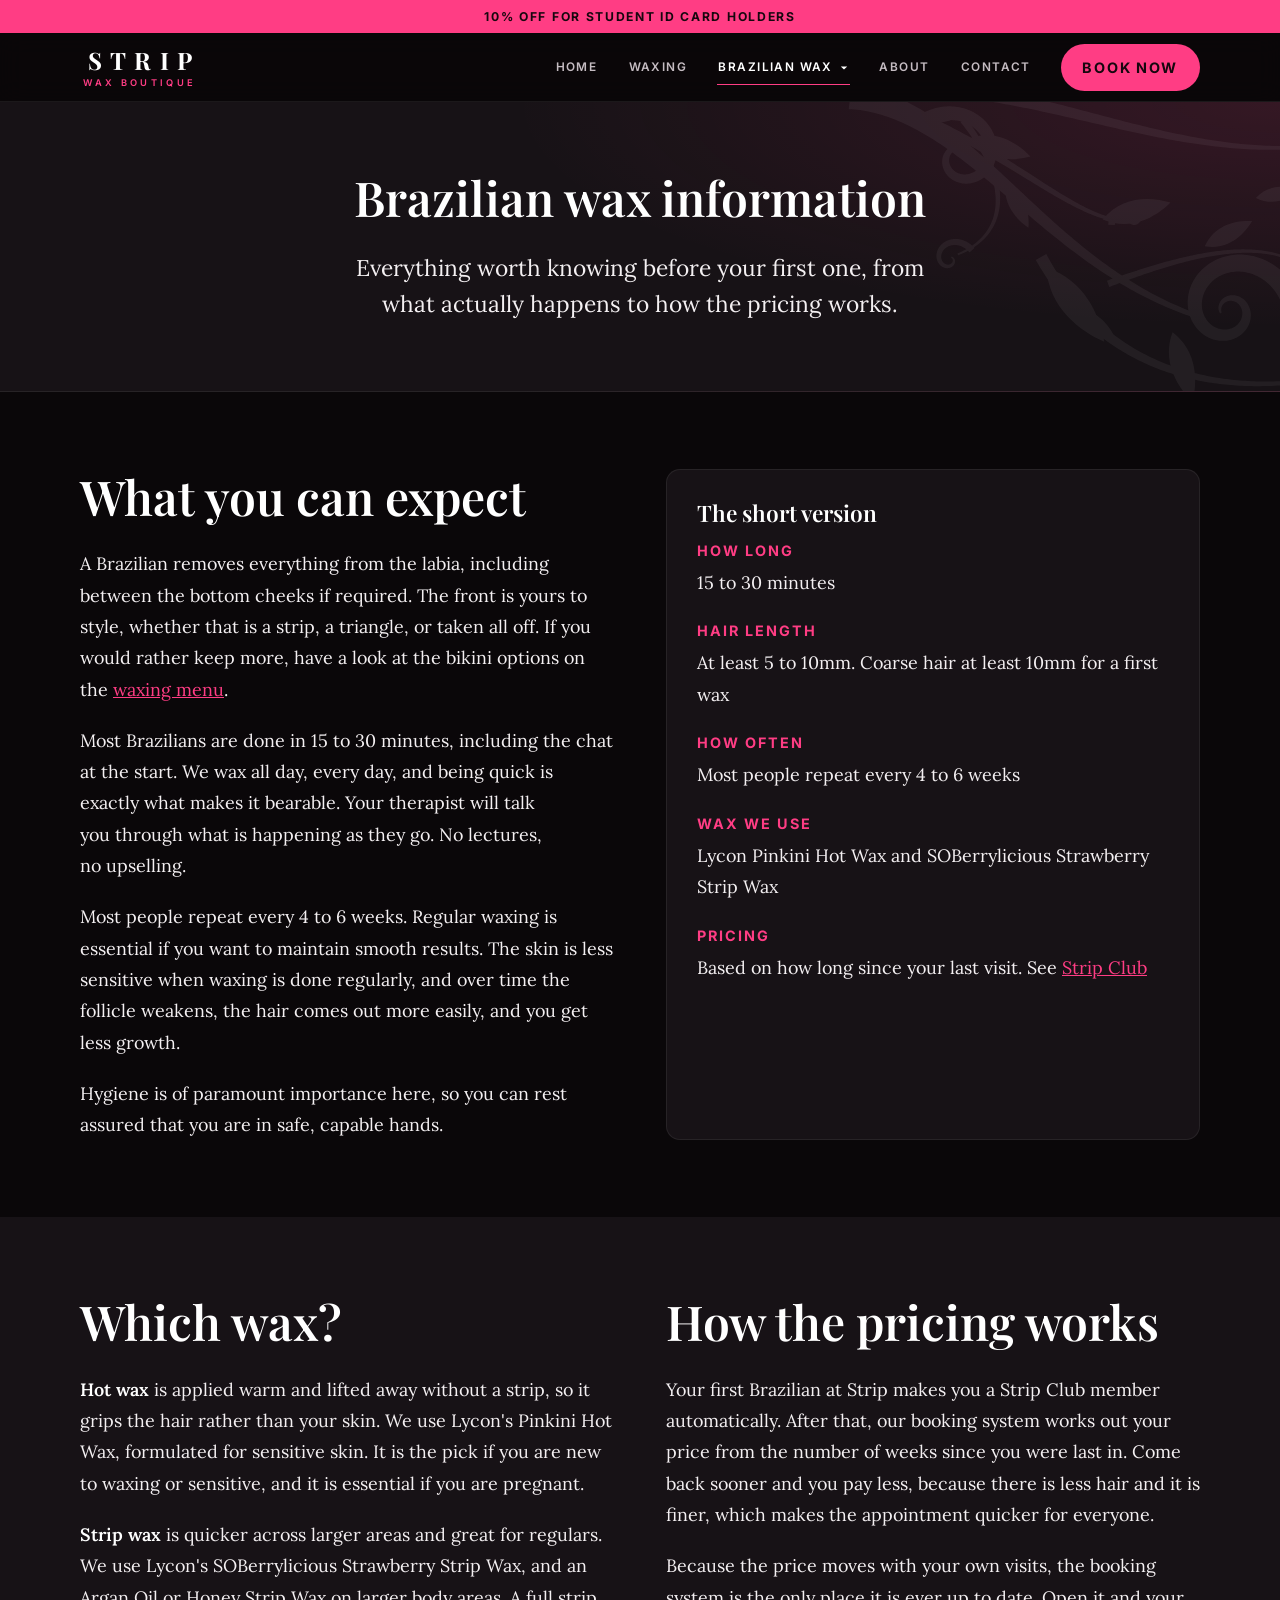
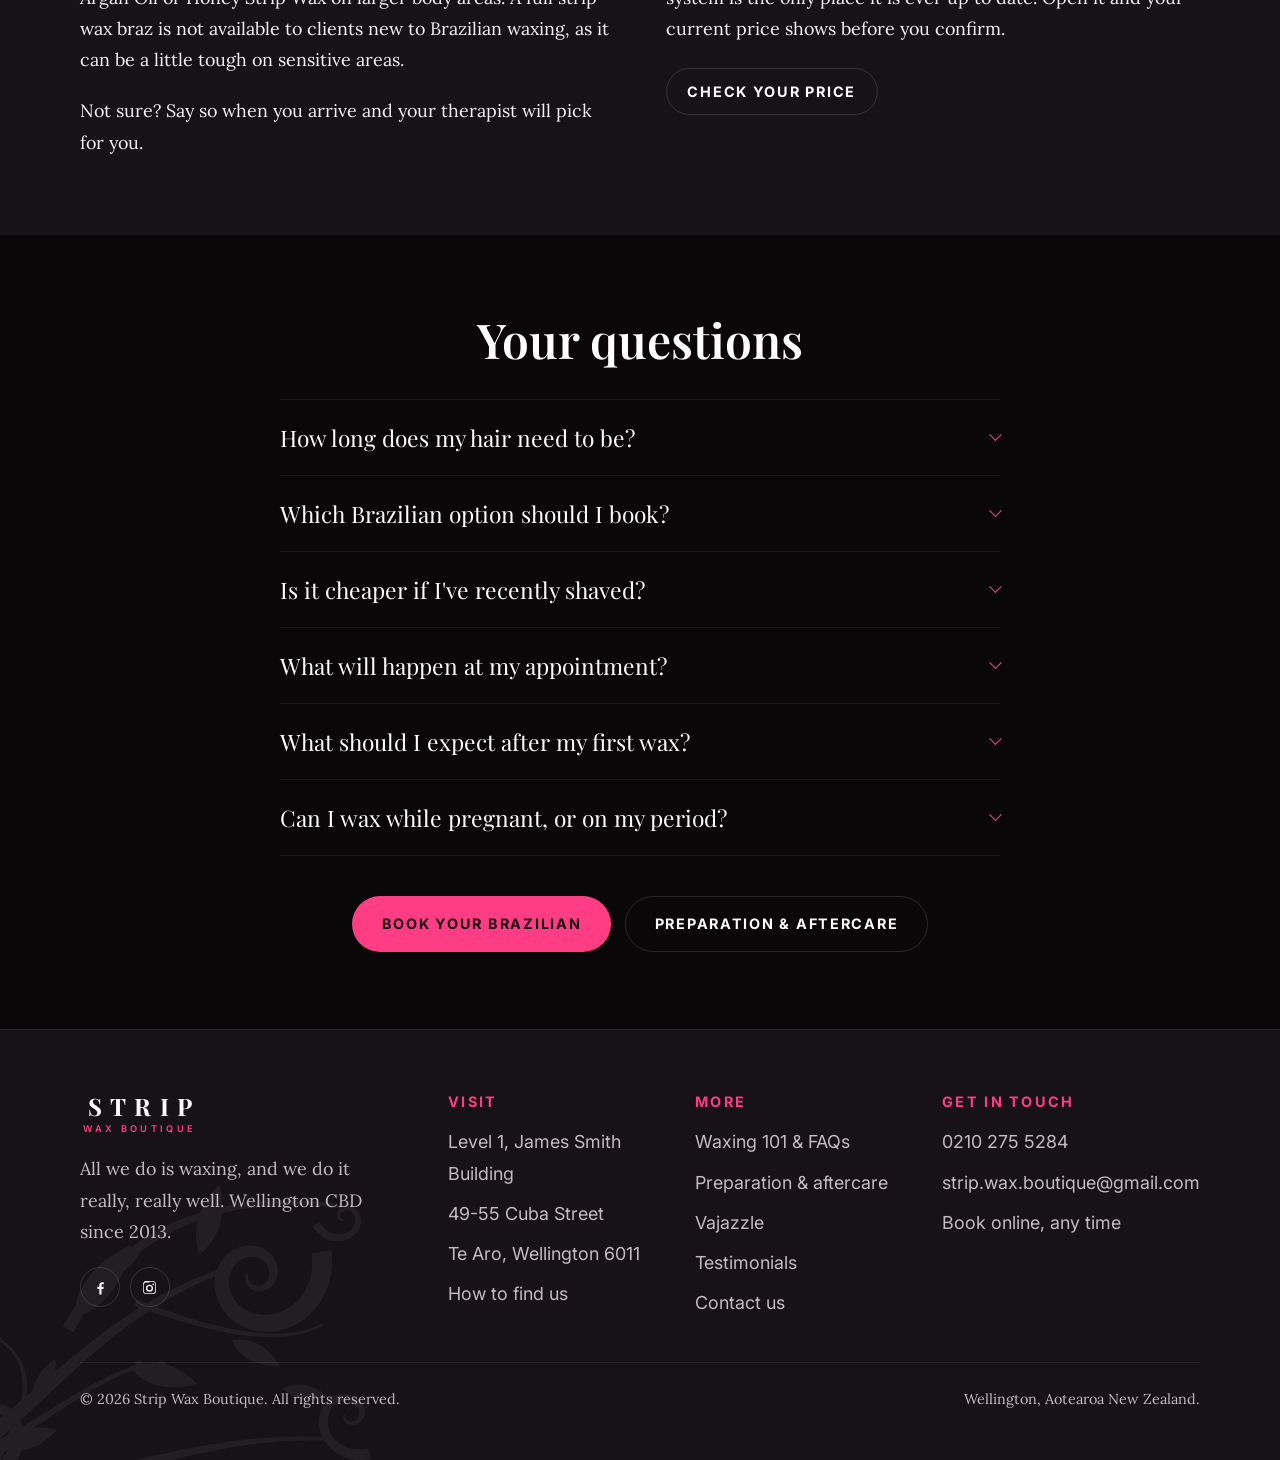
<file: brazilian-wax-information.html>
<!DOCTYPE html>
<html lang="en-NZ">
<head>
  <meta charset="utf-8">
  <meta name="viewport" content="width=device-width, initial-scale=1">
  <title>Brazilian Wax Information | Strip Wax Boutique</title>
  <meta name="description" content="What a Brazilian involves, which wax to choose, how Strip Club pricing works, and answers to the questions first timers ask.">
  <meta name="theme-color" content="#0a0709">
  <link rel="icon" href="assets/img/favicon.svg" type="image/svg+xml">
  <link rel="preconnect" href="https://fonts.googleapis.com">
  <link rel="preconnect" href="https://fonts.gstatic.com" crossorigin>
  <link rel="stylesheet" href="https://fonts.googleapis.com/css2?family=Playfair+Display:ital,wght@0,500;0,600;0,700;1,500;1,600&family=Lora:ital,wght@0,400;0,600;1,400&family=Inter:wght@400;500;600;700&display=swap">
  <link rel="stylesheet" href="assets/css/site.css">
</head>
<body>
  <a class="skip-link" href="#main">Skip to content</a>

  <p class="promo">10% off for student ID card holders</p>

  <header class="site-header">
    <div class="wrap site-header__inner">
      <a class="brand" href="index.html" aria-label="Strip Wax Boutique, home">
        <span class="brand__mark">STRIP</span>
        <span class="brand__sub">Wax Boutique</span>
      </a>

      <button class="nav-toggle" type="button" aria-expanded="false" aria-controls="primary-nav">
        <span class="nav-toggle__bars" aria-hidden="true"><span></span><span></span><span></span></span>
        <span class="nav-toggle__label">Menu</span>
      </button>

      <nav class="nav" id="primary-nav" aria-label="Primary">
        <ul class="nav__list">
            <li class="nav__item"><a class="nav__link" href="index.html">Home</a></li>
            <li class="nav__item"><a class="nav__link" href="waxing-menu.html">Waxing</a></li>
            <li class="nav__item nav__item--sub">
              <a class="nav__link" href="brazilian-wax-information.html" aria-current="page">Brazilian Wax<svg class="caret" viewBox="0 0 10 10" aria-hidden="true"><path d="M1 3l4 4 4-4z"/></svg></a>
              <ul class="nav__sub">
                <li><a href="brazilian-wax-information.html">Brazilian wax information</a></li>
                <li><a href="faqs.html#care">Preparation &amp; aftercare</a></li>
                <li><a href="faqs.html">Waxing 101 &amp; FAQs</a></li>
                <li><a href="vajazzle.html">Vajazzle</a></li>
              </ul>
            </li>
            <li class="nav__item"><a class="nav__link" href="location-and-about-us.html">About</a></li>
            <li class="nav__item"><a class="nav__link" href="contact.html">Contact</a></li>
        </ul>
        <a class="btn btn--primary btn--sm" href="book-now.html">Book now</a>
      </nav>
    </div>
  </header>

  <main id="main">
    <section class="page-head">
      <div class="filigree filigree--tr" aria-hidden="true"></div>
      <div class="wrap page-head__inner">
        <h1>Brazilian wax information</h1>
        <p class="lede">Everything worth knowing before your first one, from what actually happens to how the pricing works.</p>
      </div>
    </section>

    <section class="section">
      <div class="wrap split">
        <div>
          <h2>What you can expect</h2>
          <p>A Brazilian removes everything from the labia, including between the bottom cheeks if required. The front is yours to style, whether that is a strip, a triangle, or taken all off. If you would rather keep more, have a look at the bikini options on the <a href="waxing-menu.html#brazilian">waxing menu</a>.</p>
          <p>Most Brazilians are done in 15 to 30 minutes, including the chat at the start. We wax all day, every day, and being quick is exactly what makes it bearable. Your therapist will talk you through what is happening as they go. No lectures, no upselling.</p>
          <p>Most people repeat every 4 to 6 weeks. Regular waxing is essential if you want to maintain smooth results. The skin is less sensitive when waxing is done regularly, and over time the follicle weakens, the hair comes out more easily, and you get less growth.</p>
          <p>Hygiene is of paramount importance here, so you can rest assured that you are in safe, capable hands.</p>
        </div>

        <div class="card">
          <h3>The short version</h3>
          <dl class="info-list">
            <div><dt>How long</dt><dd>15 to 30 minutes</dd></div>
            <div><dt>Hair length</dt><dd>At least 5 to 10mm. Coarse hair at least 10mm for a first wax</dd></div>
            <div><dt>How often</dt><dd>Most people repeat every 4 to 6 weeks</dd></div>
            <div><dt>Wax we use</dt><dd>Lycon Pinkini Hot Wax and SOBerrylicious Strawberry Strip Wax</dd></div>
            <div><dt>Pricing</dt><dd>Based on how long since your last visit. See <a href="waxing-menu.html">Strip Club</a></dd></div>
          </dl>
        </div>
      </div>
    </section>

    <section class="section section--raised">
      <div class="wrap split">
        <div>
          <h2>Which wax?</h2>
          <p><strong>Hot wax</strong> is applied warm and lifted away without a strip, so it grips the hair rather than your skin. We use Lycon's Pinkini Hot Wax, formulated for sensitive skin. It is the pick if you are new to waxing or sensitive, and it is essential if you are pregnant.</p>
          <p><strong>Strip wax</strong> is quicker across larger areas and great for regulars. We use Lycon's SOBerrylicious Strawberry Strip Wax, and an Argan Oil or Honey Strip Wax on larger body areas. A full strip wax braz is not available to clients new to Brazilian waxing, as it can be a little tough on sensitive areas.</p>
          <p>Not sure? Say so when you arrive and your therapist will pick for you.</p>
        </div>

        <div>
          <h2>How the pricing works</h2>
          <p>Your first Brazilian at Strip makes you a Strip Club member automatically. After that, our booking system works out your price from the number of weeks since you were last in. Come back sooner and you pay less, because there is less hair and it is finer, which makes the appointment quicker for everyone.</p>
          <p>Because the price moves with your own visits, the booking system is the only place it is ever up to date. Open it and your current price shows before you confirm.</p>
          <div class="btn-row" style="margin-top:1.5rem">
            <a class="btn btn--ghost btn--sm" href="https://bookings.gettimely.com/StripCuba/bb/book" rel="noopener">Check your price</a>
          </div>
        </div>
      </div>
    </section>

    <section class="section">
      <div class="wrap wrap--narrow">
        <h2 class="center">Your questions</h2>

        <div class="faq" style="margin-top:2rem">
          <details class="faq__item">
            <summary>How long does my hair need to be?</summary>
            <div class="faq__body">
              <p>The hair should be at least 5 to 10mm for best results. Coarse hair should be at least 10mm for the first wax. As a general guide, wait around 2 weeks after shaving. You don't need to trim longer hair, in case you trim it too short.</p>
            </div>
          </details>
          <details class="faq__item">
            <summary>Which Brazilian option should I book?</summary>
            <div class="faq__body">
              <p>If you're new to Strip, book 'new client'. Once you've had a Brazilian wax with us you're in our system and a Strip Club Member, so future bookings are priced at member rates based on the number of weeks since your last Brazilian with us. If you last visited 36 days ago, you fall in the 'under 6 weeks' category, and so on.</p>
            </div>
          </details>
          <details class="faq__item">
            <summary>Is it cheaper if I've recently shaved?</summary>
            <div class="faq__body">
              <p>All Brazilian waxing prices are based on the date of your last Brazilian wax at Strip, not the date you last shaved. Shaving just reduces hair length, not density, and will take the same time as unshaved hair, sometimes longer if the hair is very short. Please wait 2 weeks after shaving before waxing.</p>
            </div>
          </details>
          <details class="faq__item">
            <summary>What will happen at my appointment?</summary>
            <div class="faq__body">
              <p>You will be greeted at your designated appointment time and asked a few questions about your treatment choice. You will then be given a minute alone to get ready. Hand sanitizer and wet wipes are provided. It is recommended that you bring an old pair of undies to wear. Many clients prefer to keep them on while others opt not to. Either way you will still achieve a smooth wax!</p>
            </div>
          </details>
          <details class="faq__item">
            <summary>What should I expect after my first wax?</summary>
            <div class="faq__body">
              <p>Everyone's skin reacts differently, but you may find redness, bumps, white pimples or some irritation for a day or two. Don't fret, these are temporary and usually only last a few hours. If you have a big event coming up, get your waxing done at least 48 hours in advance. Full <a href="faqs.html#care">preparation and aftercare</a> is worth a read.</p>
            </div>
          </details>
          <details class="faq__item">
            <summary>Can I wax while pregnant, or on my period?</summary>
            <div class="faq__body">
              <p>Both are fine. If you're pregnant, hot wax is essential, and please consult your medical professional first. On your period, just wear a fresh tampon and maybe pop a couple of painkillers, as many people feel heightened sensitivity at this point in their cycle.</p>
            </div>
          </details>
        </div>

        <div class="btn-row btn-row--center" style="margin-top:2.5rem">
          <a class="btn btn--primary" href="book-now.html">Book your Brazilian</a>
          <a class="btn btn--ghost" href="faqs.html">Preparation &amp; aftercare</a>
        </div>
      </div>
    </section>
  </main>

  <footer class="site-footer">
    <div class="filigree filigree--bl" aria-hidden="true"></div>
    <div class="wrap">
      <div class="site-footer__grid">
        <div>
          <a class="brand" href="index.html">
            <span class="brand__mark">STRIP</span>
            <span class="brand__sub">Wax Boutique</span>
          </a>
          <p style="margin-top:1.25rem;max-width:34ch;color:var(--muted)">All we do is waxing, and we do it really, really well. Wellington CBD since 2013.</p>
          <div class="socials">
            <a href="https://www.facebook.com/StripWaxBoutique/" aria-label="Strip Wax Boutique on Facebook" rel="noopener">
              <svg viewBox="0 0 24 24" aria-hidden="true"><path d="M13.5 22v-8h2.7l.4-3.1h-3.1V8.9c0-.9.25-1.5 1.55-1.5h1.65V4.6A22 22 0 0 0 14.3 4.5c-2.4 0-4 1.45-4 4.1v2.3H7.6V14h2.7v8z"/></svg>
            </a>
            <a href="https://www.instagram.com/stripwaxboutique/" aria-label="Strip Wax Boutique on Instagram" rel="noopener">
              <svg viewBox="0 0 24 24" aria-hidden="true"><path d="M12 2.9c3 0 3.3 0 4.5.07 1.1.05 1.7.23 2.1.39.5.2.9.45 1.3.85.4.4.65.8.85 1.3.16.4.34 1 .39 2.1.06 1.2.07 1.5.07 4.5s0 3.3-.07 4.5c-.05 1.1-.23 1.7-.39 2.1-.2.5-.45.9-.85 1.3-.4.4-.8.65-1.3.85-.4.16-1 .34-2.1.39-1.2.06-1.5.07-4.5.07s-3.3 0-4.5-.07c-1.1-.05-1.7-.23-2.1-.39-.5-.2-.9-.45-1.3-.85-.4-.4-.65-.8-.85-1.3-.16-.4-.34-1-.39-2.1C2.9 15.3 2.9 15 2.9 12s0-3.3.07-4.5c.05-1.1.23-1.7.39-2.1.2-.5.45-.9.85-1.3.4-.4.8-.65 1.3-.85.4-.16 1-.34 2.1-.39C8.7 2.9 9 2.9 12 2.9m0 2c-2.95 0-3.3.01-4.45.06-.86.04-1.33.18-1.64.3-.41.16-.7.35-1.01.66-.31.31-.5.6-.66 1.01-.12.31-.26.78-.3 1.64C3.9 8.72 3.9 9.06 3.9 12s.01 3.28.06 4.43c.4.86.18 1.33.3 1.64.16.41.35.7.66 1.01.31.31.6.5 1.01.66.31.12.78.26 1.64.3 1.15.05 1.5.06 4.43.06s3.28-.01 4.43-.06c.86-.04 1.33-.18 1.64-.3.41-.16.7-.35 1.01-.66.31-.31.5-.6.66-1.01.12-.31.26-.78.3-1.64.05-1.15.06-1.5.06-4.43s-.01-3.28-.06-4.43c-.04-.86-.18-1.33-.3-1.64a2.7 2.7 0 0 0-.66-1.01 2.7 2.7 0 0 0-1.01-.66c-.31-.12-.78-.26-1.64-.3-1.15-.05-1.5-.06-4.43-.06zm0 3.1a4.99 4.99 0 1 1 0 9.98 4.99 4.99 0 0 1 0-9.98zm0 2a3 3 0 1 0 0 6 3 3 0 0 0 0-6zm5.2-3.5a1.17 1.17 0 1 1 0 2.33 1.17 1.17 0 0 1 0-2.33z"/></svg>
            </a>
          </div>
        </div>

        <div>
          <h2>Visit</h2>
          <ul class="footer-list">
            <li>Level 1, James Smith Building</li>
            <li>49-55 Cuba Street</li>
            <li>Te Aro, Wellington 6011</li>
            <li><a href="location-and-about-us.html">How to find us</a></li>
          </ul>
        </div>

        <div>
          <h2>More</h2>
          <ul class="footer-list">
            <li><a href="faqs.html">Waxing 101 &amp; FAQs</a></li>
            <li><a href="faqs.html#care">Preparation &amp; aftercare</a></li>
            <li><a href="vajazzle.html">Vajazzle</a></li>
            <li><a href="testimonials.html">Testimonials</a></li>
            <li><a href="contact.html">Contact us</a></li>
          </ul>
        </div>

        <div>
          <h2>Get in touch</h2>
          <ul class="footer-list">
            <li><a href="tel:+642102755284">0210 275 5284</a></li>
            <li><a href="mailto:strip.wax.boutique@gmail.com">strip.wax.boutique@gmail.com</a></li>
            <li><a href="https://bookings.gettimely.com/StripCuba/bb/book" rel="noopener">Book online, any time</a></li>
          </ul>
        </div>
      </div>

      <div class="site-footer__base">
        <p>&copy; <span data-year>2026</span> Strip Wax Boutique. All rights reserved.</p>
        <p>Wellington, Aotearoa New Zealand.</p>
      </div>
    </div>
  </footer>

  <nav class="action-bar" aria-label="Quick contact">
    <a href="tel:+642102755284">
      <svg viewBox="0 0 24 24" aria-hidden="true"><path d="M6.6 10.8a15.1 15.1 0 0 0 6.6 6.6l2.2-2.2c.3-.3.7-.4 1-.2 1.2.4 2.4.6 3.6.6.6 0 1 .4 1 1V20c0 .6-.4 1-1 1A17 17 0 0 1 3 4c0-.6.4-1 1-1h3.5c.6 0 1 .4 1 1 0 1.3.2 2.5.6 3.6.1.4 0 .7-.2 1z"/></svg>
      Call
    </a>
    <a href="mailto:strip.wax.boutique@gmail.com">
      <svg viewBox="0 0 24 24" aria-hidden="true"><path d="M4 4h16c1.1 0 2 .9 2 2v12c0 1.1-.9 2-2 2H4a2 2 0 0 1-2-2V6c0-1.1.9-2 2-2m8 7 8-5H4z"/></svg>
      Email
    </a>
    <a class="is-cta" href="book-now.html">
      <svg viewBox="0 0 24 24" aria-hidden="true"><path d="M7 2v2h10V2h2v2h1a2 2 0 0 1 2 2v14a2 2 0 0 1-2 2H4a2 2 0 0 1-2-2V6a2 2 0 0 1 2-2h1V2zm13 8H4v10h16zm-9 2v2H9v-2zm4 0v2h-2v-2z"/></svg>
      Book
    </a>
  </nav>

  <script src="assets/js/site.js" defer></script>
</body>
</html>
</file>
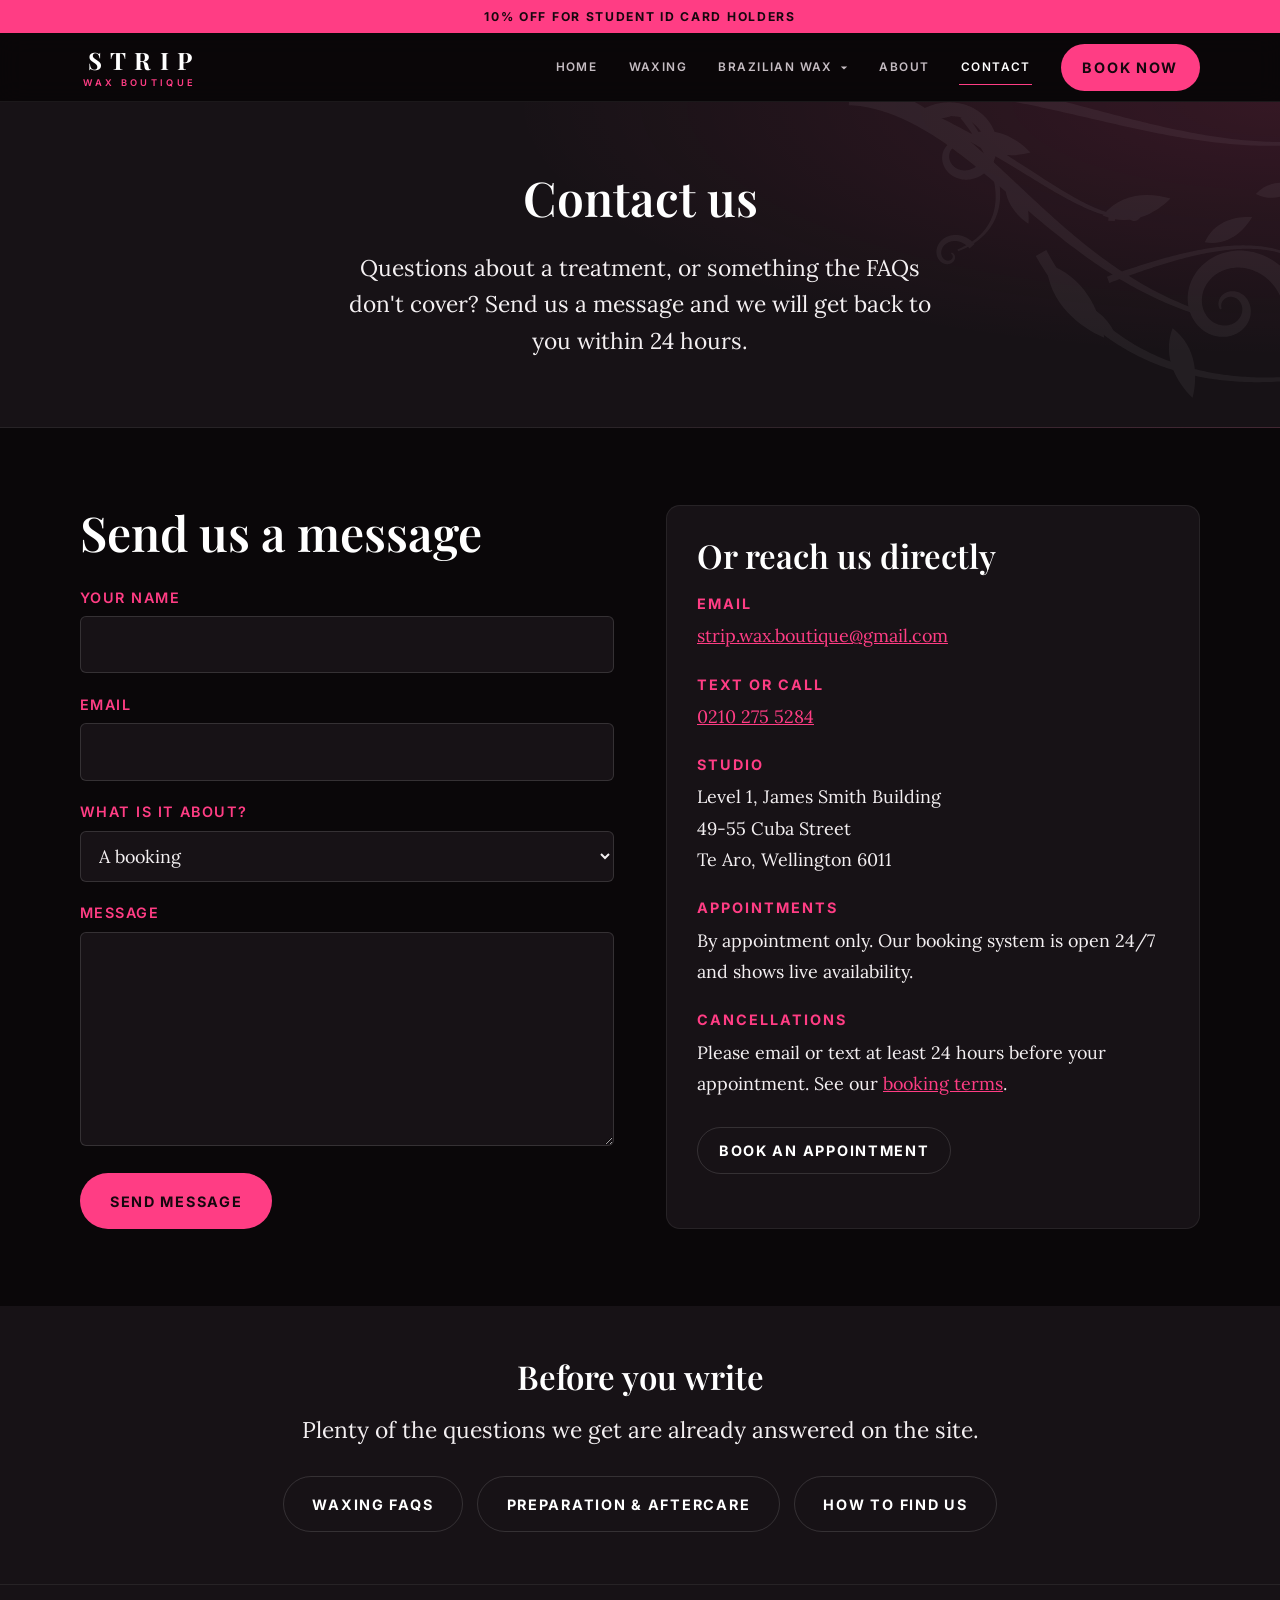
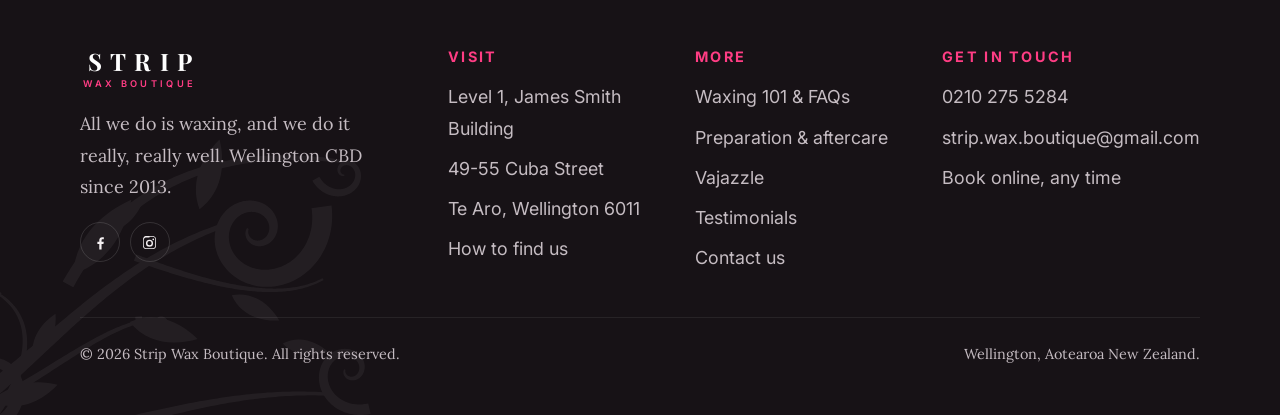
<file: contact.html>
<!DOCTYPE html>
<html lang="en-NZ">
<head>
  <meta charset="utf-8">
  <meta name="viewport" content="width=device-width, initial-scale=1">
  <title>Contact Us | Strip Wax Boutique</title>
  <meta name="description" content="Get in touch with Strip Wax Boutique in Wellington. Email, text or call, or send us a message and we will get back to you within 24 hours.">
  <meta name="theme-color" content="#0a0709">
  <link rel="icon" href="assets/img/favicon.svg" type="image/svg+xml">
  <link rel="preconnect" href="https://fonts.googleapis.com">
  <link rel="preconnect" href="https://fonts.gstatic.com" crossorigin>
  <link rel="stylesheet" href="https://fonts.googleapis.com/css2?family=Playfair+Display:ital,wght@0,500;0,600;0,700;1,500;1,600&family=Lora:ital,wght@0,400;0,600;1,400&family=Inter:wght@400;500;600;700&display=swap">
  <link rel="stylesheet" href="assets/css/site.css">
</head>
<body>
  <a class="skip-link" href="#main">Skip to content</a>

  <p class="promo">10% off for student ID card holders</p>

  <header class="site-header">
    <div class="wrap site-header__inner">
      <a class="brand" href="index.html" aria-label="Strip Wax Boutique, home">
        <span class="brand__mark">STRIP</span>
        <span class="brand__sub">Wax Boutique</span>
      </a>

      <button class="nav-toggle" type="button" aria-expanded="false" aria-controls="primary-nav">
        <span class="nav-toggle__bars" aria-hidden="true"><span></span><span></span><span></span></span>
        <span class="nav-toggle__label">Menu</span>
      </button>

      <nav class="nav" id="primary-nav" aria-label="Primary">
        <ul class="nav__list">
            <li class="nav__item"><a class="nav__link" href="index.html">Home</a></li>
            <li class="nav__item"><a class="nav__link" href="waxing-menu.html">Waxing</a></li>
            <li class="nav__item nav__item--sub">
              <a class="nav__link" href="brazilian-wax-information.html">Brazilian Wax<svg class="caret" viewBox="0 0 10 10" aria-hidden="true"><path d="M1 3l4 4 4-4z"/></svg></a>
              <ul class="nav__sub">
                <li><a href="brazilian-wax-information.html">Brazilian wax information</a></li>
                <li><a href="faqs.html#care">Preparation &amp; aftercare</a></li>
                <li><a href="faqs.html">Waxing 101 &amp; FAQs</a></li>
                <li><a href="vajazzle.html">Vajazzle</a></li>
              </ul>
            </li>
            <li class="nav__item"><a class="nav__link" href="location-and-about-us.html">About</a></li>
            <li class="nav__item"><a class="nav__link" href="contact.html" aria-current="page">Contact</a></li>
        </ul>
        <a class="btn btn--primary btn--sm" href="book-now.html">Book now</a>
      </nav>
    </div>
  </header>

  <main id="main">
    <section class="page-head">
      <div class="filigree filigree--tr" aria-hidden="true"></div>
      <div class="wrap page-head__inner">
        <h1>Contact us</h1>
        <p class="lede">Questions about a treatment, or something the FAQs don't cover? Send us a message and we will get back to you within 24 hours.</p>
      </div>
    </section>

    <section class="section">
      <div class="wrap split">
        <div>
          <h2>Send us a message</h2>
          <form class="form" data-mailto="strip.wax.boutique@gmail.com" action="mailto:strip.wax.boutique@gmail.com" method="post" enctype="text/plain">
            <div class="field">
              <label for="name">Your name</label>
              <input id="name" name="name" type="text" autocomplete="name" required>
            </div>
            <div class="field">
              <label for="email">Email</label>
              <input id="email" name="email" type="email" autocomplete="email" required>
            </div>
            <div class="field">
              <label for="subject">What is it about?</label>
              <select id="subject" name="subject">
                <option>A booking</option>
                <option>Cancelling or changing an appointment</option>
                <option>A treatment question</option>
                <option>Suitability or a medical question</option>
                <option>Something else</option>
              </select>
            </div>
            <div class="field">
              <label for="message">Message</label>
              <textarea id="message" name="message" rows="6" required></textarea>
            </div>
            <button class="btn btn--primary" type="submit">Send message</button>
          </form>
        </div>

        <div class="card">
          <h2 style="font-size:var(--step-2)">Or reach us directly</h2>
          <dl class="info-list">
            <div>
              <dt>Email</dt>
              <dd><a href="mailto:strip.wax.boutique@gmail.com">strip.wax.boutique@gmail.com</a></dd>
            </div>
            <div>
              <dt>Text or call</dt>
              <dd><a href="tel:+642102755284">0210 275 5284</a></dd>
            </div>
            <div>
              <dt>Studio</dt>
              <dd>Level 1, James Smith Building<br>49-55 Cuba Street<br>Te Aro, Wellington 6011</dd>
            </div>
            <div>
              <dt>Appointments</dt>
              <dd>By appointment only. Our booking system is open 24/7 and shows live availability.</dd>
            </div>
            <div>
              <dt>Cancellations</dt>
              <dd>Please email or text at least 24 hours before your appointment. See our <a href="book-now.html#terms">booking terms</a>.</dd>
            </div>
          </dl>
          <div class="btn-row" style="margin-top:1.75rem">
            <a class="btn btn--ghost btn--sm" href="book-now.html">Book an appointment</a>
          </div>
        </div>
      </div>
    </section>

    <section class="section section--raised section--tight">
      <div class="wrap wrap--narrow center">
        <h2 style="font-size:var(--step-2)">Before you write</h2>
        <p class="lede">Plenty of the questions we get are already answered on the site.</p>
        <div class="btn-row btn-row--center" style="margin-top:1.75rem">
          <a class="btn btn--ghost" href="faqs.html">Waxing FAQs</a>
          <a class="btn btn--ghost" href="faqs.html#care">Preparation &amp; aftercare</a>
          <a class="btn btn--ghost" href="location-and-about-us.html">How to find us</a>
        </div>
      </div>
    </section>
  </main>

  <footer class="site-footer">
    <div class="filigree filigree--bl" aria-hidden="true"></div>
    <div class="wrap">
      <div class="site-footer__grid">
        <div>
          <a class="brand" href="index.html">
            <span class="brand__mark">STRIP</span>
            <span class="brand__sub">Wax Boutique</span>
          </a>
          <p style="margin-top:1.25rem;max-width:34ch;color:var(--muted)">All we do is waxing, and we do it really, really well. Wellington CBD since 2013.</p>
          <div class="socials">
            <a href="https://www.facebook.com/StripWaxBoutique/" aria-label="Strip Wax Boutique on Facebook" rel="noopener">
              <svg viewBox="0 0 24 24" aria-hidden="true"><path d="M13.5 22v-8h2.7l.4-3.1h-3.1V8.9c0-.9.25-1.5 1.55-1.5h1.65V4.6A22 22 0 0 0 14.3 4.5c-2.4 0-4 1.45-4 4.1v2.3H7.6V14h2.7v8z"/></svg>
            </a>
            <a href="https://www.instagram.com/stripwaxboutique/" aria-label="Strip Wax Boutique on Instagram" rel="noopener">
              <svg viewBox="0 0 24 24" aria-hidden="true"><path d="M12 2.9c3 0 3.3 0 4.5.07 1.1.05 1.7.23 2.1.39.5.2.9.45 1.3.85.4.4.65.8.85 1.3.16.4.34 1 .39 2.1.06 1.2.07 1.5.07 4.5s0 3.3-.07 4.5c-.05 1.1-.23 1.7-.39 2.1-.2.5-.45.9-.85 1.3-.4.4-.8.65-1.3.85-.4.16-1 .34-2.1.39-1.2.06-1.5.07-4.5.07s-3.3 0-4.5-.07c-1.1-.05-1.7-.23-2.1-.39-.5-.2-.9-.45-1.3-.85-.4-.4-.65-.8-.85-1.3-.16-.4-.34-1-.39-2.1C2.9 15.3 2.9 15 2.9 12s0-3.3.07-4.5c.05-1.1.23-1.7.39-2.1.2-.5.45-.9.85-1.3.4-.4.8-.65 1.3-.85.4-.16 1-.34 2.1-.39C8.7 2.9 9 2.9 12 2.9m0 2c-2.95 0-3.3.01-4.45.06-.86.04-1.33.18-1.64.3-.41.16-.7.35-1.01.66-.31.31-.5.6-.66 1.01-.12.31-.26.78-.3 1.64C3.9 8.72 3.9 9.06 3.9 12s.01 3.28.06 4.43c.4.86.18 1.33.3 1.64.16.41.35.7.66 1.01.31.31.6.5 1.01.66.31.12.78.26 1.64.3 1.15.05 1.5.06 4.43.06s3.28-.01 4.43-.06c.86-.04 1.33-.18 1.64-.3.41-.16.7-.35 1.01-.66.31-.31.5-.6.66-1.01.12-.31.26-.78.3-1.64.05-1.15.06-1.5.06-4.43s-.01-3.28-.06-4.43c-.04-.86-.18-1.33-.3-1.64a2.7 2.7 0 0 0-.66-1.01 2.7 2.7 0 0 0-1.01-.66c-.31-.12-.78-.26-1.64-.3-1.15-.05-1.5-.06-4.43-.06zm0 3.1a4.99 4.99 0 1 1 0 9.98 4.99 4.99 0 0 1 0-9.98zm0 2a3 3 0 1 0 0 6 3 3 0 0 0 0-6zm5.2-3.5a1.17 1.17 0 1 1 0 2.33 1.17 1.17 0 0 1 0-2.33z"/></svg>
            </a>
          </div>
        </div>

        <div>
          <h2>Visit</h2>
          <ul class="footer-list">
            <li>Level 1, James Smith Building</li>
            <li>49-55 Cuba Street</li>
            <li>Te Aro, Wellington 6011</li>
            <li><a href="location-and-about-us.html">How to find us</a></li>
          </ul>
        </div>

        <div>
          <h2>More</h2>
          <ul class="footer-list">
            <li><a href="faqs.html">Waxing 101 &amp; FAQs</a></li>
            <li><a href="faqs.html#care">Preparation &amp; aftercare</a></li>
            <li><a href="vajazzle.html">Vajazzle</a></li>
            <li><a href="testimonials.html">Testimonials</a></li>
            <li><a href="contact.html">Contact us</a></li>
          </ul>
        </div>

        <div>
          <h2>Get in touch</h2>
          <ul class="footer-list">
            <li><a href="tel:+642102755284">0210 275 5284</a></li>
            <li><a href="mailto:strip.wax.boutique@gmail.com">strip.wax.boutique@gmail.com</a></li>
            <li><a href="https://bookings.gettimely.com/StripCuba/bb/book" rel="noopener">Book online, any time</a></li>
          </ul>
        </div>
      </div>

      <div class="site-footer__base">
        <p>&copy; <span data-year>2026</span> Strip Wax Boutique. All rights reserved.</p>
        <p>Wellington, Aotearoa New Zealand.</p>
      </div>
    </div>
  </footer>

  <nav class="action-bar" aria-label="Quick contact">
    <a href="tel:+642102755284">
      <svg viewBox="0 0 24 24" aria-hidden="true"><path d="M6.6 10.8a15.1 15.1 0 0 0 6.6 6.6l2.2-2.2c.3-.3.7-.4 1-.2 1.2.4 2.4.6 3.6.6.6 0 1 .4 1 1V20c0 .6-.4 1-1 1A17 17 0 0 1 3 4c0-.6.4-1 1-1h3.5c.6 0 1 .4 1 1 0 1.3.2 2.5.6 3.6.1.4 0 .7-.2 1z"/></svg>
      Call
    </a>
    <a href="mailto:strip.wax.boutique@gmail.com">
      <svg viewBox="0 0 24 24" aria-hidden="true"><path d="M4 4h16c1.1 0 2 .9 2 2v12c0 1.1-.9 2-2 2H4a2 2 0 0 1-2-2V6c0-1.1.9-2 2-2m8 7 8-5H4z"/></svg>
      Email
    </a>
    <a class="is-cta" href="book-now.html">
      <svg viewBox="0 0 24 24" aria-hidden="true"><path d="M7 2v2h10V2h2v2h1a2 2 0 0 1 2 2v14a2 2 0 0 1-2 2H4a2 2 0 0 1-2-2V6a2 2 0 0 1 2-2h1V2zm13 8H4v10h16zm-9 2v2H9v-2zm4 0v2h-2v-2z"/></svg>
      Book
    </a>
  </nav>

  <script src="assets/js/site.js" defer></script>
</body>
</html>
</file>
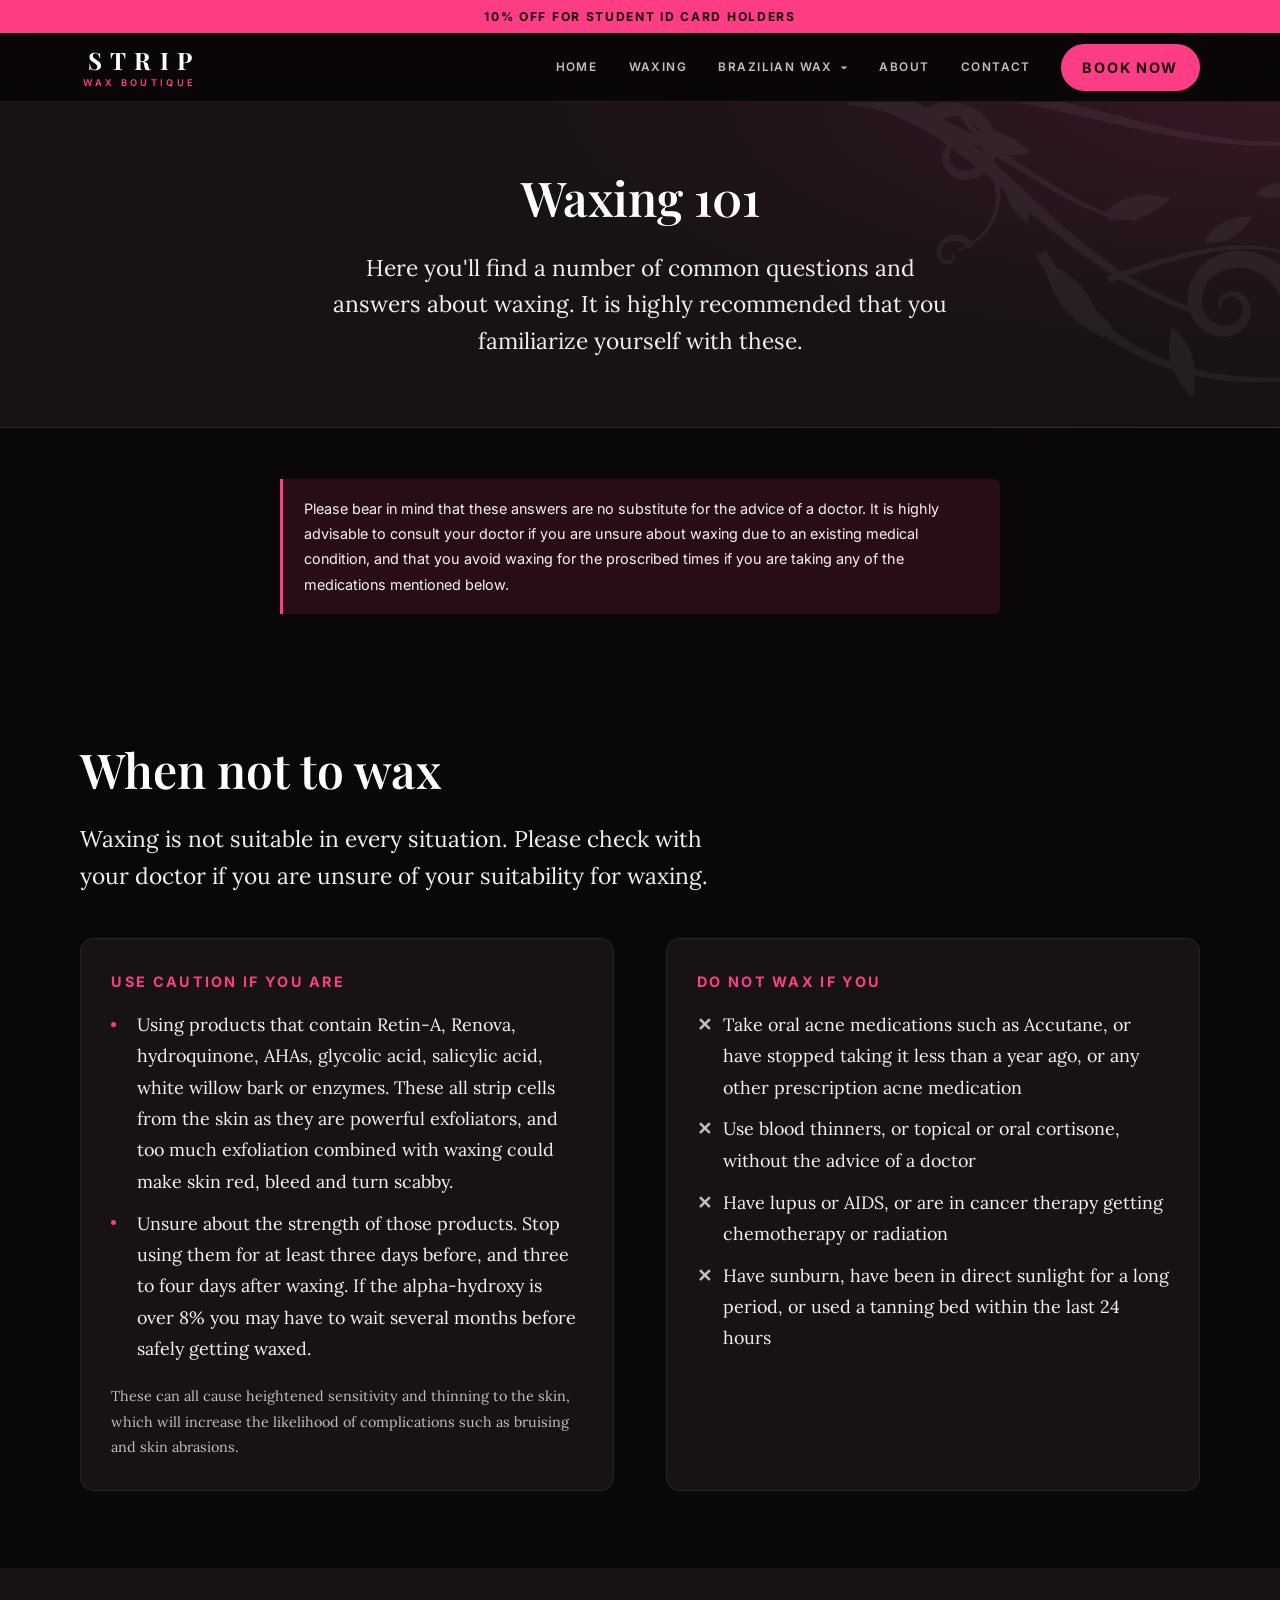
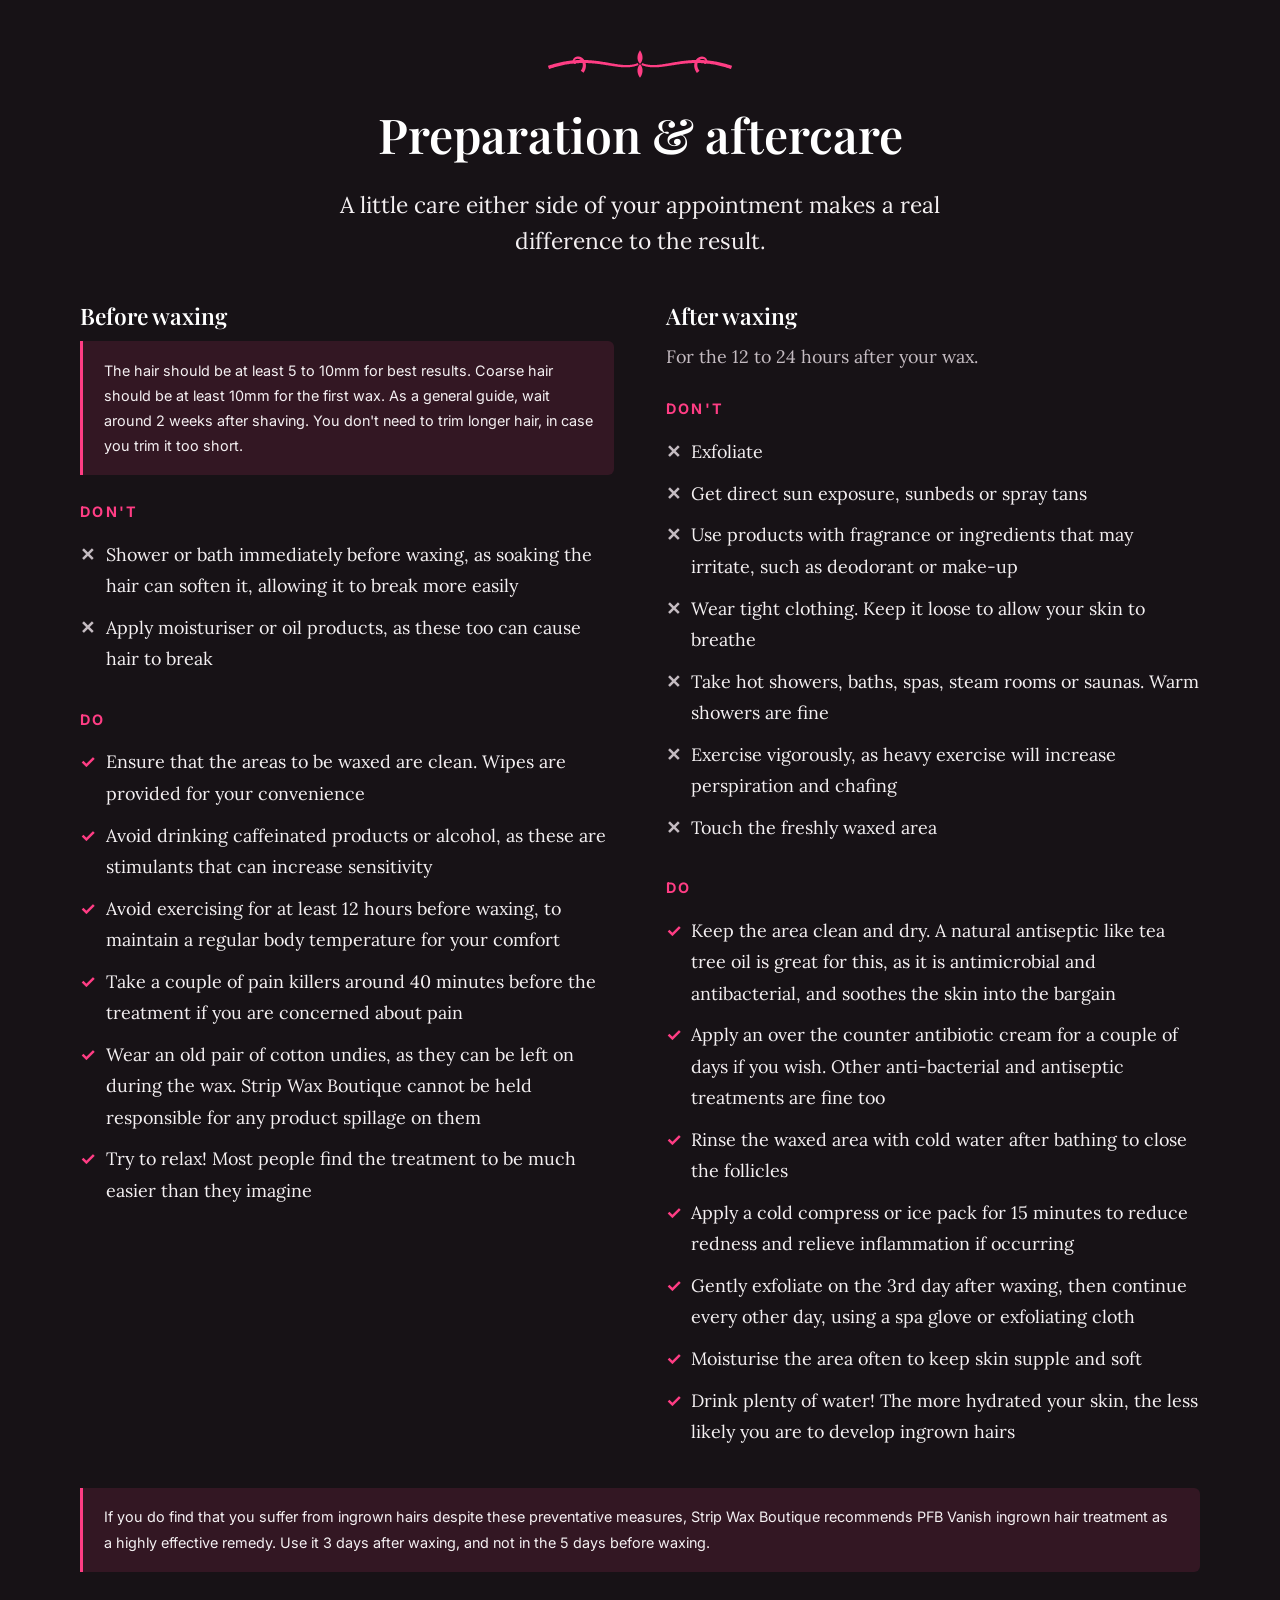
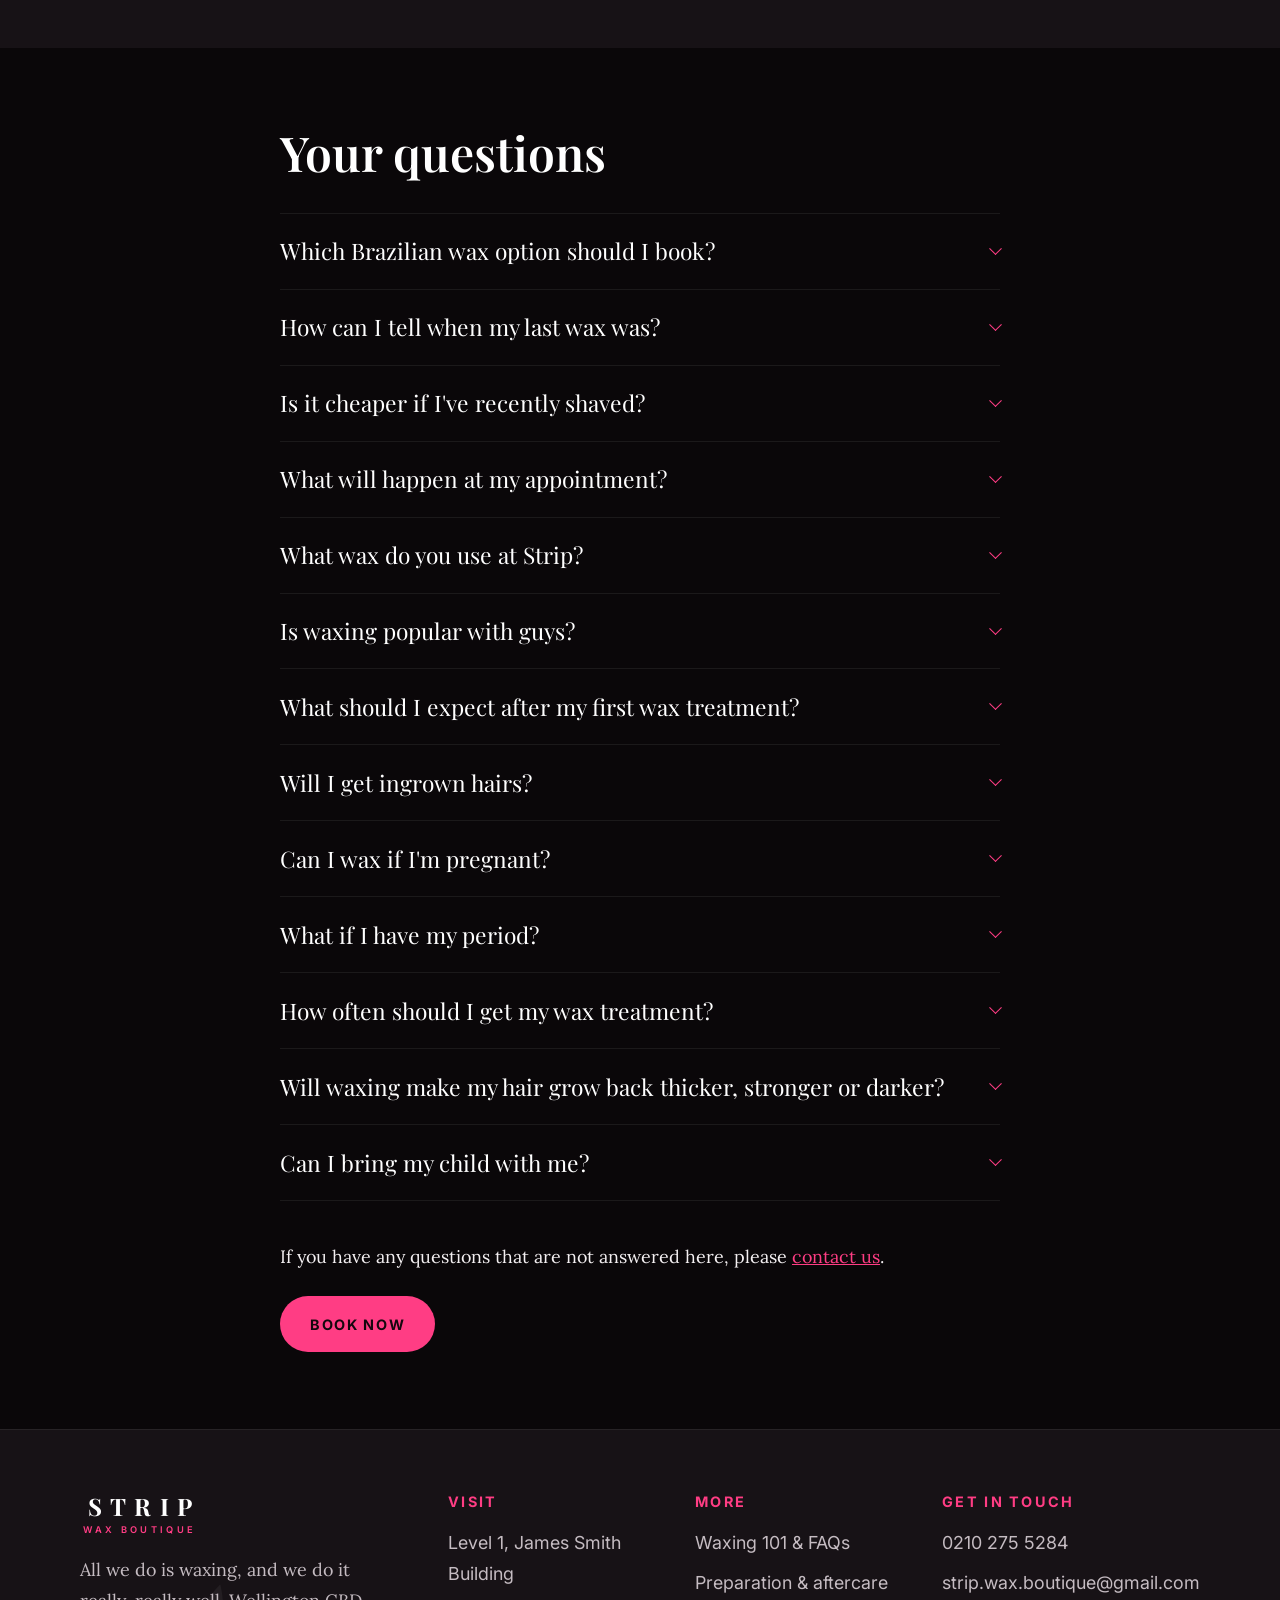
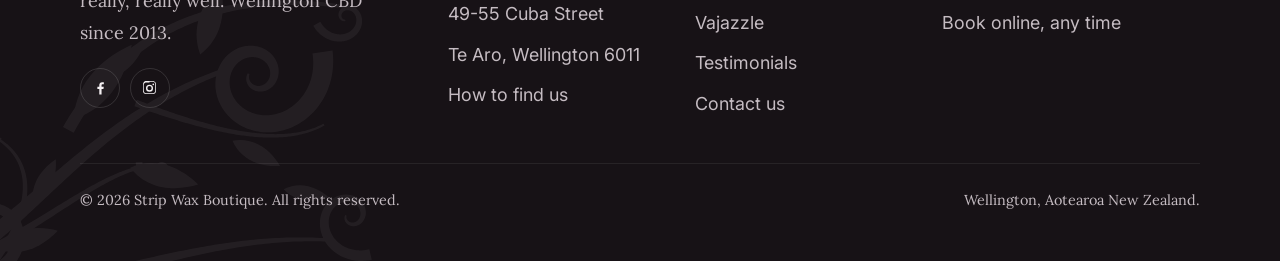
<file: faqs.html>
<!DOCTYPE html>
<html lang="en-NZ">
<head>
  <meta charset="utf-8">
  <meta name="viewport" content="width=device-width, initial-scale=1">
  <title>Waxing FAQs | Strip Wax Boutique</title>
  <meta name="description" content="Waxing education from Strip Wax Boutique: when not to wax, how to prepare, aftercare, and the questions we get asked most.">
  <meta name="theme-color" content="#0a0709">
  <link rel="icon" href="assets/img/favicon.svg" type="image/svg+xml">
  <link rel="preconnect" href="https://fonts.googleapis.com">
  <link rel="preconnect" href="https://fonts.gstatic.com" crossorigin>
  <link rel="stylesheet" href="https://fonts.googleapis.com/css2?family=Playfair+Display:ital,wght@0,500;0,600;0,700;1,500;1,600&family=Lora:ital,wght@0,400;0,600;1,400&family=Inter:wght@400;500;600;700&display=swap">
  <link rel="stylesheet" href="assets/css/site.css">
</head>
<body>
  <a class="skip-link" href="#main">Skip to content</a>

  <p class="promo">10% off for student ID card holders</p>

  <header class="site-header">
    <div class="wrap site-header__inner">
      <a class="brand" href="index.html" aria-label="Strip Wax Boutique, home">
        <span class="brand__mark">STRIP</span>
        <span class="brand__sub">Wax Boutique</span>
      </a>

      <button class="nav-toggle" type="button" aria-expanded="false" aria-controls="primary-nav">
        <span class="nav-toggle__bars" aria-hidden="true"><span></span><span></span><span></span></span>
        <span class="nav-toggle__label">Menu</span>
      </button>

      <nav class="nav" id="primary-nav" aria-label="Primary">
        <ul class="nav__list">
            <li class="nav__item"><a class="nav__link" href="index.html">Home</a></li>
            <li class="nav__item"><a class="nav__link" href="waxing-menu.html">Waxing</a></li>
            <li class="nav__item nav__item--sub">
              <a class="nav__link" href="brazilian-wax-information.html">Brazilian Wax<svg class="caret" viewBox="0 0 10 10" aria-hidden="true"><path d="M1 3l4 4 4-4z"/></svg></a>
              <ul class="nav__sub">
                <li><a href="brazilian-wax-information.html">Brazilian wax information</a></li>
                <li><a href="faqs.html#care">Preparation &amp; aftercare</a></li>
                <li><a href="faqs.html">Waxing 101 &amp; FAQs</a></li>
                <li><a href="vajazzle.html">Vajazzle</a></li>
              </ul>
            </li>
            <li class="nav__item"><a class="nav__link" href="location-and-about-us.html">About</a></li>
            <li class="nav__item"><a class="nav__link" href="contact.html">Contact</a></li>
        </ul>
        <a class="btn btn--primary btn--sm" href="book-now.html">Book now</a>
      </nav>
    </div>
  </header>

  <main id="main">
    <section class="page-head">
      <div class="filigree filigree--tr" aria-hidden="true"></div>
      <div class="wrap page-head__inner">
        <h1>Waxing 101</h1>
        <p class="lede">Here you'll find a number of common questions and answers about waxing. It is highly recommended that you familiarize yourself with these.</p>
      </div>
    </section>

    <section class="section section--tight">
      <div class="wrap wrap--narrow">
        <p class="note">Please bear in mind that these answers are no substitute for the advice of a doctor. It is highly advisable to consult your doctor if you are unsure about waxing due to an existing medical condition, and that you avoid waxing for the proscribed times if you are taking any of the medications mentioned below.</p>
      </div>
    </section>

    <section class="section" id="caution">
      <div class="wrap">
        <div style="max-width:60ch;margin-bottom:clamp(2rem,4vw,2.75rem)">
          <h2>When not to wax</h2>
          <p class="lede">Waxing is not suitable in every situation. Please check with your doctor if you are unsure of your suitability for waxing.</p>
        </div>

        <div class="split">
          <div class="card">
            <p class="list-head">Use caution if you are</p>
            <ul class="bullets bullets--dot">
              <li>Using products that contain Retin-A, Renova, hydroquinone, AHAs, glycolic acid, salicylic acid, white willow bark or enzymes. These all strip cells from the skin as they are powerful exfoliators, and too much exfoliation combined with waxing could make skin red, bleed and turn scabby.</li>
              <li>Unsure about the strength of those products. Stop using them for at least three days before, and three to four days after waxing. If the alpha-hydroxy is over 8% you may have to wait several months before safely getting waxed.</li>
            </ul>
            <p style="margin-top:1.25rem;color:var(--muted);font-size:var(--step--1)">These can all cause heightened sensitivity and thinning to the skin, which will increase the likelihood of complications such as bruising and skin abrasions.</p>
          </div>

          <div class="card">
            <p class="list-head">Do not wax if you</p>
            <ul class="bullets bullets--dont">
              <li>Take oral acne medications such as Accutane, or have stopped taking it less than a year ago, or any other prescription acne medication</li>
              <li>Use blood thinners, or topical or oral cortisone, without the advice of a doctor</li>
              <li>Have lupus or AIDS, or are in cancer therapy getting chemotherapy or radiation</li>
              <li>Have sunburn, have been in direct sunlight for a long period, or used a tanning bed within the last 24 hours</li>
            </ul>
          </div>
        </div>
      </div>
    </section>

    <section class="section section--raised" id="care">
      <div class="wrap">
        <div class="ornament" aria-hidden="true"></div>
        <div class="center" style="max-width:60ch;margin:0 auto clamp(2rem,4vw,2.75rem)">
          <h2>Preparation &amp; aftercare</h2>
          <p class="lede">A little care either side of your appointment makes a real difference to the result.</p>
        </div>

        <div class="split">
          <div id="before">
            <h3>Before waxing</h3>
            <p class="note" style="margin-bottom:1.5rem">The hair should be at least 5 to 10mm for best results. Coarse hair should be at least 10mm for the first wax. As a general guide, wait around 2 weeks after shaving. You don't need to trim longer hair, in case you trim it too short.</p>
            <p class="list-head">Don't</p>
            <ul class="bullets bullets--dont">
              <li>Shower or bath immediately before waxing, as soaking the hair can soften it, allowing it to break more easily</li>
              <li>Apply moisturiser or oil products, as these too can cause hair to break</li>
            </ul>
            <p class="list-head">Do</p>
            <ul class="bullets bullets--do">
              <li>Ensure that the areas to be waxed are clean. Wipes are provided for your convenience</li>
              <li>Avoid drinking caffeinated products or alcohol, as these are stimulants that can increase sensitivity</li>
              <li>Avoid exercising for at least 12 hours before waxing, to maintain a regular body temperature for your comfort</li>
              <li>Take a couple of pain killers around 40 minutes before the treatment if you are concerned about pain</li>
              <li>Wear an old pair of cotton undies, as they can be left on during the wax. Strip Wax Boutique cannot be held responsible for any product spillage on them</li>
              <li>Try to relax! Most people find the treatment to be much easier than they imagine</li>
            </ul>
          </div>

          <div id="after">
            <h3>After waxing</h3>
            <p style="margin-bottom:1.5rem;color:var(--muted)">For the 12 to 24 hours after your wax.</p>
            <p class="list-head">Don't</p>
            <ul class="bullets bullets--dont">
              <li>Exfoliate</li>
              <li>Get direct sun exposure, sunbeds or spray tans</li>
              <li>Use products with fragrance or ingredients that may irritate, such as deodorant or make-up</li>
              <li>Wear tight clothing. Keep it loose to allow your skin to breathe</li>
              <li>Take hot showers, baths, spas, steam rooms or saunas. Warm showers are fine</li>
              <li>Exercise vigorously, as heavy exercise will increase perspiration and chafing</li>
              <li>Touch the freshly waxed area</li>
            </ul>
            <p class="list-head">Do</p>
            <ul class="bullets bullets--do">
              <li>Keep the area clean and dry. A natural antiseptic like tea tree oil is great for this, as it is antimicrobial and antibacterial, and soothes the skin into the bargain</li>
              <li>Apply an over the counter antibiotic cream for a couple of days if you wish. Other anti-bacterial and antiseptic treatments are fine too</li>
              <li>Rinse the waxed area with cold water after bathing to close the follicles</li>
              <li>Apply a cold compress or ice pack for 15 minutes to reduce redness and relieve inflammation if occurring</li>
              <li>Gently exfoliate on the 3rd day after waxing, then continue every other day, using a spa glove or exfoliating cloth</li>
              <li>Moisturise the area often to keep skin supple and soft</li>
              <li>Drink plenty of water! The more hydrated your skin, the less likely you are to develop ingrown hairs</li>
            </ul>
          </div>
        </div>

        <p class="note" style="margin-top:2rem">If you do find that you suffer from ingrown hairs despite these preventative measures, Strip Wax Boutique recommends PFB Vanish ingrown hair treatment as a highly effective remedy. Use it 3 days after waxing, and not in the 5 days before waxing.</p>
      </div>
    </section>

    <section class="section" id="questions">
      <div class="wrap wrap--narrow">
        <h2>Your questions</h2>

        <div class="faq" style="margin-top:2rem">
          <details class="faq__item">
            <summary>Which Brazilian wax option should I book?</summary>
            <div class="faq__body">
              <p>If you're new to Strip, book 'new client'. Once you've had a Brazilian wax with us, you're in our system and now a Strip Club Member. This means that future bookings will be priced at our Strip Club Member rates, and based on the number of weeks since your last Brazilian wax with us. So if you last visited Strip 36 days ago, you fall in the 'under 6 weeks' category and so on.</p>
            </div>
          </details>
          <details class="faq__item">
            <summary>How can I tell when my last wax was?</summary>
            <div class="faq__body">
              <p>The system records your appointments. You will receive automated emails each time you book, so by saving these emails you will always have a record of your prior appointments and be able to work out pricing. However, should you require confirmation of price, please text or email us and we will get back to you within 24 hours.</p>
            </div>
          </details>
          <details class="faq__item">
            <summary>Is it cheaper if I've recently shaved?</summary>
            <div class="faq__body">
              <p>All Brazilian waxing prices are based on the date of your last Brazilian wax at Strip, not the date you last shaved. Shaving just reduces hair length, not density, and will take the same time as unshaved hair, sometimes longer if the hair is very short. Please book for the appropriate treatment, bearing in mind you should wait 2 weeks after shaving before waxing.</p>
            </div>
          </details>
          <details class="faq__item">
            <summary>What will happen at my appointment?</summary>
            <div class="faq__body">
              <p>You will be greeted at your designated appointment time and asked a few questions about your treatment choice. You will then be given a minute alone to get ready. Hand sanitizer and wet wipes are provided. It is recommended that you bring an old pair of undies to wear. Many clients prefer to keep them on while others opt not to. Either way you will still achieve a smooth wax!</p>
            </div>
          </details>
          <details class="faq__item">
            <summary>What wax do you use at Strip?</summary>
            <div class="faq__body">
              <p>We use Pinkini Hot Wax and SOBerrylicious Strawberry Strip Wax by Lycon, a premier wax brand formulated for sensitive skin. For larger body areas an Argan Oil Strip Wax or Honey Strip Wax is used, which contains argania spinosa kernel oil, and leaves the skin smooth and soft.</p>
            </div>
          </details>
          <details class="faq__item">
            <summary>Is waxing popular with guys?</summary>
            <div class="faq__body">
              <p>Yes! Manscaping is on the increase in New Zealand. Back waxing is a fantastic way to avoid the shaggy bear look! Many athletes wax for increased performance and comfort. Waxing has been an integral part of body building regimes and continues to be the best way to display the results of all your hard work at the gym!</p>
              <p>Please note, at this stage for male waxing, we do not offer any treatments in the bikini region.</p>
            </div>
          </details>
          <details class="faq__item">
            <summary>What should I expect after my first wax treatment?</summary>
            <div class="faq__body">
              <p>Everyone's skin reacts differently to waxing, but you may find that you experience redness, bumps, white pimples or some irritation for a day or two. Don't fret, these are temporary and usually only last a few hours. If you have a big event coming up it is advisable to get your waxing done at least 48 hours in advance to minimize these potential after effects. Some people notice a mild itchiness as the hair grows out, but with the recommended post wax care these symptoms will be minimal.</p>
            </div>
          </details>
          <details class="faq__item">
            <summary>Will I get ingrown hairs?</summary>
            <div class="faq__body">
              <p>Possibly. Waxing removes the entire hair from the follicle, and as your skin naturally hardens over the area that was waxed, it is important to keep that area gently exfoliated. You should aim to start regularly exfoliating the area on the 3rd day after waxing. Consistent exfoliation is one of the best preventative measures against ingrown hairs, so aim for every second day. You can combine this with a bodywash containing salicylic acid for best results. PFB Vanish ingrown hair treatment is a miracle ingrown hair solution.</p>
            </div>
          </details>
          <details class="faq__item">
            <summary>Can I wax if I'm pregnant?</summary>
            <div class="faq__body">
              <p>Absolutely! Hot wax is essential. But please consult your medical professional first.</p>
            </div>
          </details>
          <details class="faq__item">
            <summary>What if I have my period?</summary>
            <div class="faq__body">
              <p>Strip is happy to offer treatments while you have your period. Just wear a fresh tampon and maybe pop a couple of painkillers, as many people feel heightened sensitivity at this point in their cycle.</p>
            </div>
          </details>
          <details class="faq__item">
            <summary>How often should I get my wax treatment?</summary>
            <div class="faq__body">
              <p>This varies from client to client, but most people aim for repeat waxing every 4 to 6 weeks. Regular waxing is essential if you wish to maintain your smooth results. The skin will be less sensitive if waxing is done regularly, and over time the hair follicle will weaken and the hair will come out more easily. As a bonus, you should find that you experience less hair growth over time.</p>
            </div>
          </details>
          <details class="faq__item">
            <summary>Will waxing make my hair grow back thicker, stronger or darker?</summary>
            <div class="faq__body">
              <p>No! The only thing known to stimulate hair growth is medication and hormones, whether natural or artificial. Therefore, waxing should not cause you to produce more hair. If you wax regularly, you should notice over time that your hair actually becomes thinner and sparser.</p>
            </div>
          </details>
          <details class="faq__item">
            <summary>Can I bring my child with me?</summary>
            <div class="faq__body">
              <p>Unfortunately not. The treatment room is full of potential hazards and you will not be in a position to supervise effectively.</p>
            </div>
          </details>
        </div>

        <p style="margin-top:2.5rem">If you have any questions that are not answered here, please <a href="contact.html">contact us</a>.</p>
        <div class="btn-row" style="margin-top:1.5rem">
          <a class="btn btn--primary" href="book-now.html">Book now</a>
        </div>
      </div>
    </section>
  </main>

  <footer class="site-footer">
    <div class="filigree filigree--bl" aria-hidden="true"></div>
    <div class="wrap">
      <div class="site-footer__grid">
        <div>
          <a class="brand" href="index.html">
            <span class="brand__mark">STRIP</span>
            <span class="brand__sub">Wax Boutique</span>
          </a>
          <p style="margin-top:1.25rem;max-width:34ch;color:var(--muted)">All we do is waxing, and we do it really, really well. Wellington CBD since 2013.</p>
          <div class="socials">
            <a href="https://www.facebook.com/StripWaxBoutique/" aria-label="Strip Wax Boutique on Facebook" rel="noopener">
              <svg viewBox="0 0 24 24" aria-hidden="true"><path d="M13.5 22v-8h2.7l.4-3.1h-3.1V8.9c0-.9.25-1.5 1.55-1.5h1.65V4.6A22 22 0 0 0 14.3 4.5c-2.4 0-4 1.45-4 4.1v2.3H7.6V14h2.7v8z"/></svg>
            </a>
            <a href="https://www.instagram.com/stripwaxboutique/" aria-label="Strip Wax Boutique on Instagram" rel="noopener">
              <svg viewBox="0 0 24 24" aria-hidden="true"><path d="M12 2.9c3 0 3.3 0 4.5.07 1.1.05 1.7.23 2.1.39.5.2.9.45 1.3.85.4.4.65.8.85 1.3.16.4.34 1 .39 2.1.06 1.2.07 1.5.07 4.5s0 3.3-.07 4.5c-.05 1.1-.23 1.7-.39 2.1-.2.5-.45.9-.85 1.3-.4.4-.8.65-1.3.85-.4.16-1 .34-2.1.39-1.2.06-1.5.07-4.5.07s-3.3 0-4.5-.07c-1.1-.05-1.7-.23-2.1-.39-.5-.2-.9-.45-1.3-.85-.4-.4-.65-.8-.85-1.3-.16-.4-.34-1-.39-2.1C2.9 15.3 2.9 15 2.9 12s0-3.3.07-4.5c.05-1.1.23-1.7.39-2.1.2-.5.45-.9.85-1.3.4-.4.8-.65 1.3-.85.4-.16 1-.34 2.1-.39C8.7 2.9 9 2.9 12 2.9m0 2c-2.95 0-3.3.01-4.45.06-.86.04-1.33.18-1.64.3-.41.16-.7.35-1.01.66-.31.31-.5.6-.66 1.01-.12.31-.26.78-.3 1.64C3.9 8.72 3.9 9.06 3.9 12s.01 3.28.06 4.43c.4.86.18 1.33.3 1.64.16.41.35.7.66 1.01.31.31.6.5 1.01.66.31.12.78.26 1.64.3 1.15.05 1.5.06 4.43.06s3.28-.01 4.43-.06c.86-.04 1.33-.18 1.64-.3.41-.16.7-.35 1.01-.66.31-.31.5-.6.66-1.01.12-.31.26-.78.3-1.64.05-1.15.06-1.5.06-4.43s-.01-3.28-.06-4.43c-.04-.86-.18-1.33-.3-1.64a2.7 2.7 0 0 0-.66-1.01 2.7 2.7 0 0 0-1.01-.66c-.31-.12-.78-.26-1.64-.3-1.15-.05-1.5-.06-4.43-.06zm0 3.1a4.99 4.99 0 1 1 0 9.98 4.99 4.99 0 0 1 0-9.98zm0 2a3 3 0 1 0 0 6 3 3 0 0 0 0-6zm5.2-3.5a1.17 1.17 0 1 1 0 2.33 1.17 1.17 0 0 1 0-2.33z"/></svg>
            </a>
          </div>
        </div>

        <div>
          <h2>Visit</h2>
          <ul class="footer-list">
            <li>Level 1, James Smith Building</li>
            <li>49-55 Cuba Street</li>
            <li>Te Aro, Wellington 6011</li>
            <li><a href="location-and-about-us.html">How to find us</a></li>
          </ul>
        </div>

        <div>
          <h2>More</h2>
          <ul class="footer-list">
            <li><a href="faqs.html">Waxing 101 &amp; FAQs</a></li>
            <li><a href="faqs.html#care">Preparation &amp; aftercare</a></li>
            <li><a href="vajazzle.html">Vajazzle</a></li>
            <li><a href="testimonials.html">Testimonials</a></li>
            <li><a href="contact.html">Contact us</a></li>
          </ul>
        </div>

        <div>
          <h2>Get in touch</h2>
          <ul class="footer-list">
            <li><a href="tel:+642102755284">0210 275 5284</a></li>
            <li><a href="mailto:strip.wax.boutique@gmail.com">strip.wax.boutique@gmail.com</a></li>
            <li><a href="https://bookings.gettimely.com/StripCuba/bb/book" rel="noopener">Book online, any time</a></li>
          </ul>
        </div>
      </div>

      <div class="site-footer__base">
        <p>&copy; <span data-year>2026</span> Strip Wax Boutique. All rights reserved.</p>
        <p>Wellington, Aotearoa New Zealand.</p>
      </div>
    </div>
  </footer>

  <nav class="action-bar" aria-label="Quick contact">
    <a href="tel:+642102755284">
      <svg viewBox="0 0 24 24" aria-hidden="true"><path d="M6.6 10.8a15.1 15.1 0 0 0 6.6 6.6l2.2-2.2c.3-.3.7-.4 1-.2 1.2.4 2.4.6 3.6.6.6 0 1 .4 1 1V20c0 .6-.4 1-1 1A17 17 0 0 1 3 4c0-.6.4-1 1-1h3.5c.6 0 1 .4 1 1 0 1.3.2 2.5.6 3.6.1.4 0 .7-.2 1z"/></svg>
      Call
    </a>
    <a href="mailto:strip.wax.boutique@gmail.com">
      <svg viewBox="0 0 24 24" aria-hidden="true"><path d="M4 4h16c1.1 0 2 .9 2 2v12c0 1.1-.9 2-2 2H4a2 2 0 0 1-2-2V6c0-1.1.9-2 2-2m8 7 8-5H4z"/></svg>
      Email
    </a>
    <a class="is-cta" href="book-now.html">
      <svg viewBox="0 0 24 24" aria-hidden="true"><path d="M7 2v2h10V2h2v2h1a2 2 0 0 1 2 2v14a2 2 0 0 1-2 2H4a2 2 0 0 1-2-2V6a2 2 0 0 1 2-2h1V2zm13 8H4v10h16zm-9 2v2H9v-2zm4 0v2h-2v-2z"/></svg>
      Book
    </a>
  </nav>

  <script src="assets/js/site.js" defer></script>
</body>
</html>
</file>
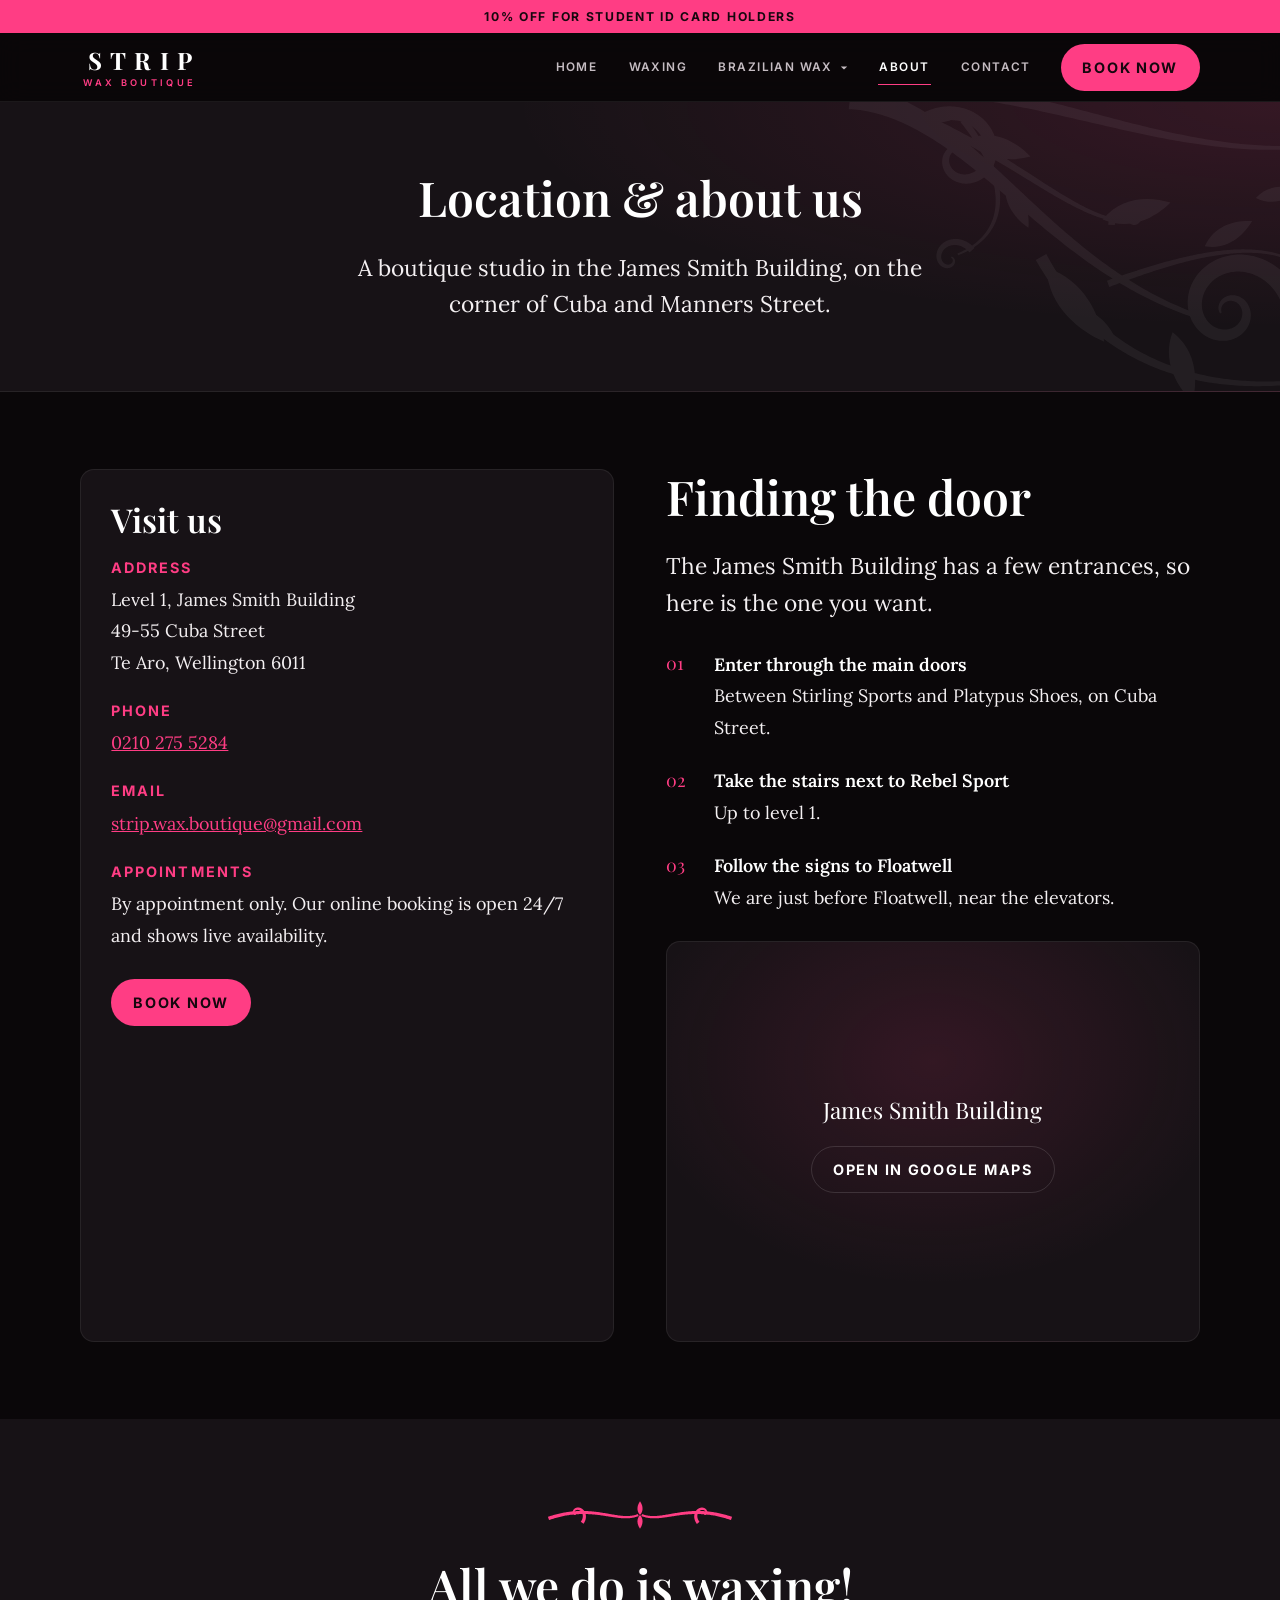
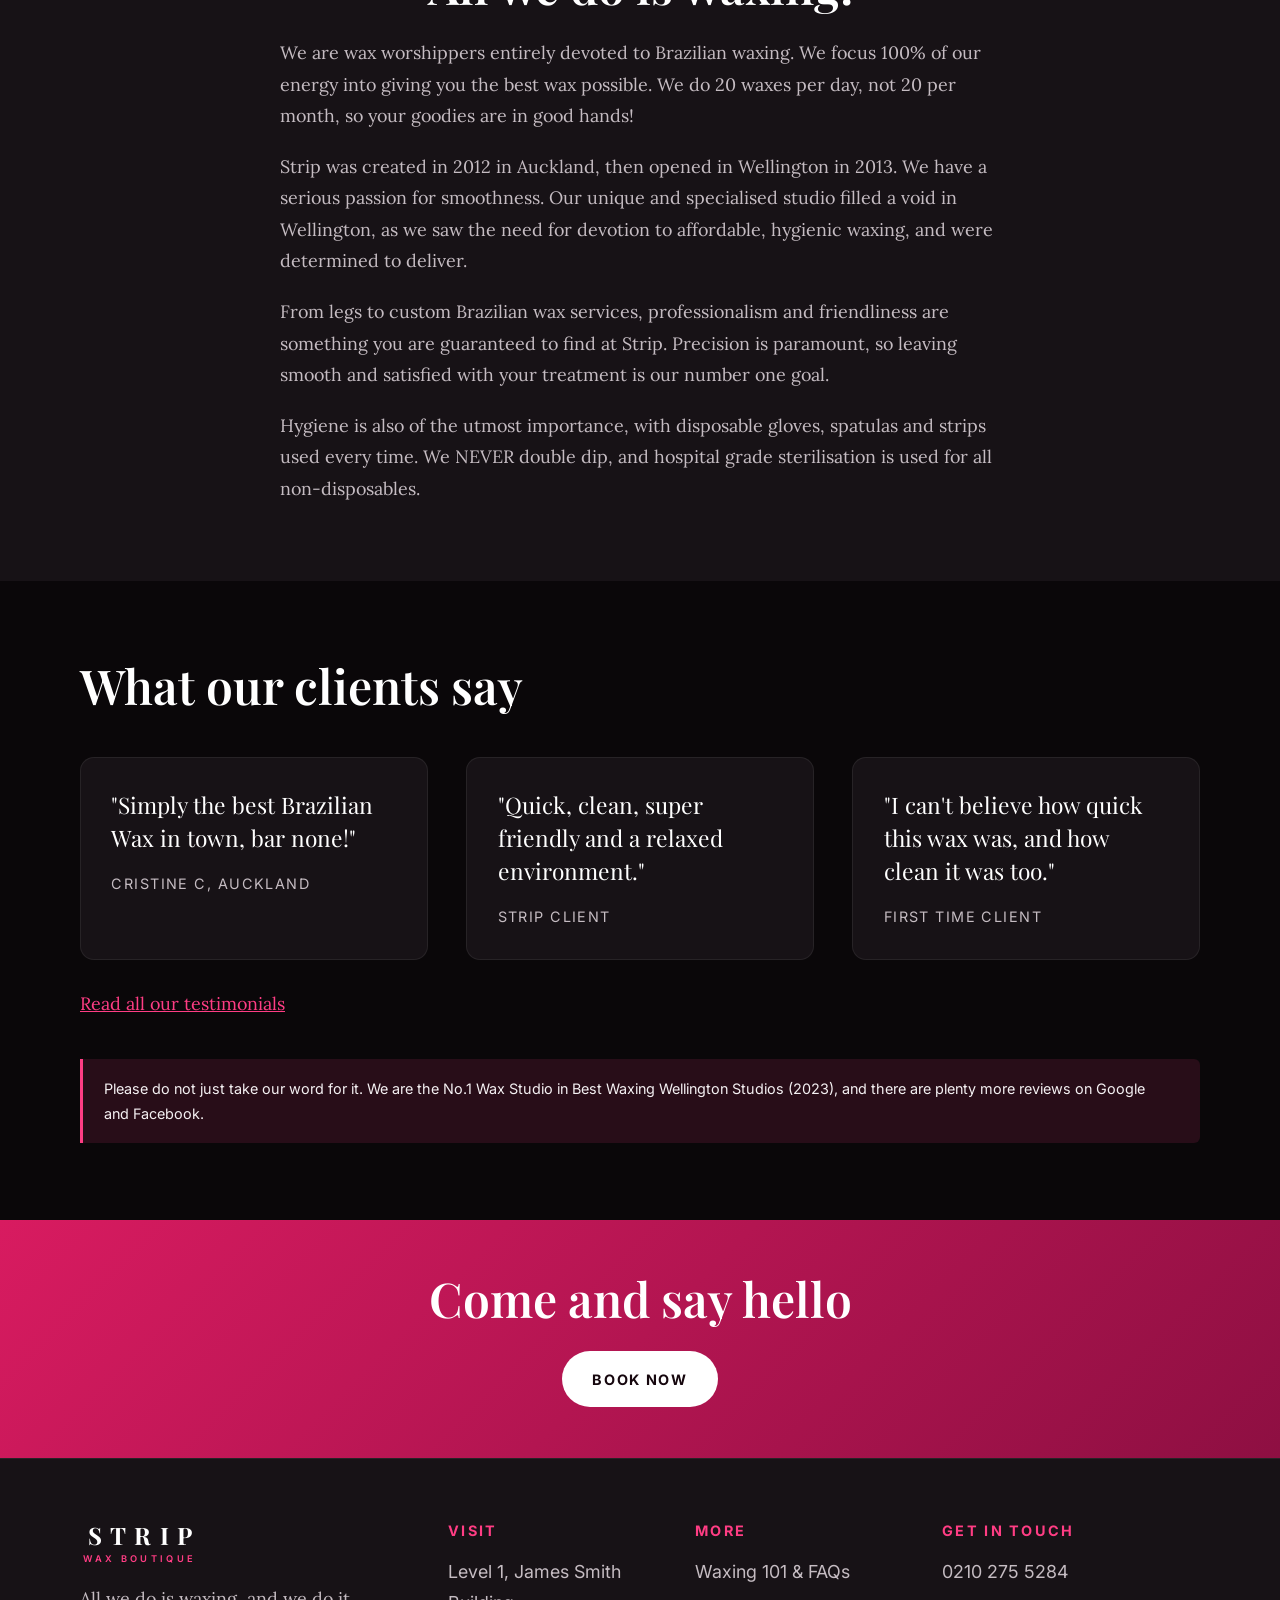
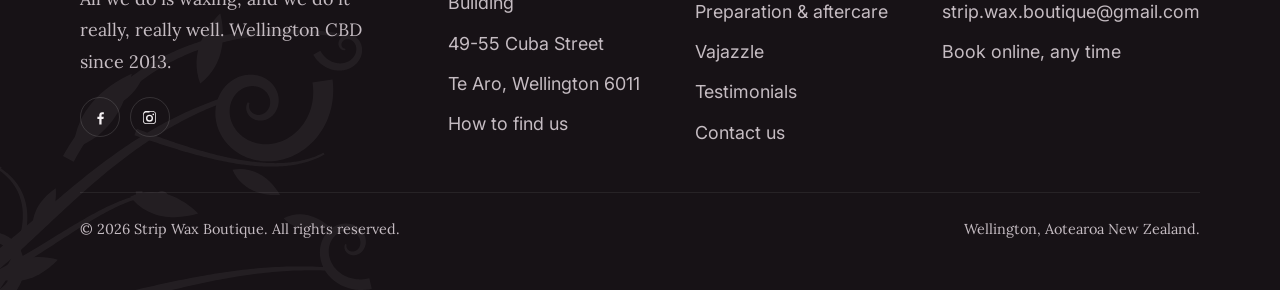
<file: location-and-about-us.html>
<!DOCTYPE html>
<html lang="en-NZ">
<head>
  <meta charset="utf-8">
  <meta name="viewport" content="width=device-width, initial-scale=1">
  <title>Location &amp; About Us | Strip Wax Boutique</title>
  <meta name="description" content="Find Strip Wax Boutique on level 1 of the James Smith Building, 49-55 Cuba Street, Wellington, plus who we are and what our clients say.">
  <meta name="theme-color" content="#0a0709">
  <link rel="icon" href="assets/img/favicon.svg" type="image/svg+xml">
  <link rel="preconnect" href="https://fonts.googleapis.com">
  <link rel="preconnect" href="https://fonts.gstatic.com" crossorigin>
  <link rel="stylesheet" href="https://fonts.googleapis.com/css2?family=Playfair+Display:ital,wght@0,500;0,600;0,700;1,500;1,600&family=Lora:ital,wght@0,400;0,600;1,400&family=Inter:wght@400;500;600;700&display=swap">
  <link rel="stylesheet" href="assets/css/site.css">
</head>
<body>
  <a class="skip-link" href="#main">Skip to content</a>

  <p class="promo">10% off for student ID card holders</p>

  <header class="site-header">
    <div class="wrap site-header__inner">
      <a class="brand" href="index.html" aria-label="Strip Wax Boutique, home">
        <span class="brand__mark">STRIP</span>
        <span class="brand__sub">Wax Boutique</span>
      </a>

      <button class="nav-toggle" type="button" aria-expanded="false" aria-controls="primary-nav">
        <span class="nav-toggle__bars" aria-hidden="true"><span></span><span></span><span></span></span>
        <span class="nav-toggle__label">Menu</span>
      </button>

      <nav class="nav" id="primary-nav" aria-label="Primary">
        <ul class="nav__list">
            <li class="nav__item"><a class="nav__link" href="index.html">Home</a></li>
            <li class="nav__item"><a class="nav__link" href="waxing-menu.html">Waxing</a></li>
            <li class="nav__item nav__item--sub">
              <a class="nav__link" href="brazilian-wax-information.html">Brazilian Wax<svg class="caret" viewBox="0 0 10 10" aria-hidden="true"><path d="M1 3l4 4 4-4z"/></svg></a>
              <ul class="nav__sub">
                <li><a href="brazilian-wax-information.html">Brazilian wax information</a></li>
                <li><a href="faqs.html#care">Preparation &amp; aftercare</a></li>
                <li><a href="faqs.html">Waxing 101 &amp; FAQs</a></li>
                <li><a href="vajazzle.html">Vajazzle</a></li>
              </ul>
            </li>
            <li class="nav__item"><a class="nav__link" href="location-and-about-us.html" aria-current="page">About</a></li>
            <li class="nav__item"><a class="nav__link" href="contact.html">Contact</a></li>
        </ul>
        <a class="btn btn--primary btn--sm" href="book-now.html">Book now</a>
      </nav>
    </div>
  </header>

  <main id="main">
    <section class="page-head">
      <div class="filigree filigree--tr" aria-hidden="true"></div>
      <div class="wrap page-head__inner">
        <h1>Location &amp; about us</h1>
        <p class="lede">A boutique studio in the James Smith Building, on the corner of Cuba and Manners Street.</p>
      </div>
    </section>

    <section class="section">
      <div class="wrap split">
        <div class="card">
          <h2 style="font-size:var(--step-2)">Visit us</h2>
          <dl class="info-list">
            <div>
              <dt>Address</dt>
              <dd>Level 1, James Smith Building<br>49-55 Cuba Street<br>Te Aro, Wellington 6011</dd>
            </div>
            <div><dt>Phone</dt><dd><a href="tel:+642102755284">0210 275 5284</a></dd></div>
            <div><dt>Email</dt><dd><a href="mailto:strip.wax.boutique@gmail.com">strip.wax.boutique@gmail.com</a></dd></div>
            <div><dt>Appointments</dt><dd>By appointment only. Our online booking is open 24/7 and shows live availability.</dd></div>
          </dl>
          <div class="btn-row" style="margin-top:1.75rem">
            <a class="btn btn--primary btn--sm" href="book-now.html">Book now</a>
          </div>
        </div>

        <div>
          <h2>Finding the door</h2>
          <p class="lede">The James Smith Building has a few entrances, so here is the one you want.</p>
          <ol class="steps" style="margin-top:1.75rem">
            <li><b>Enter through the main doors</b>Between Stirling Sports and Platypus Shoes, on Cuba Street.</li>
            <li><b>Take the stairs next to Rebel Sport</b>Up to level 1.</li>
            <li><b>Follow the signs to Floatwell</b>We are just before Floatwell, near the elevators.</li>
          </ol>
          <a class="map-frame" href="https://www.google.com/maps/search/?api=1&amp;query=49-55+Cuba+Street+Te+Aro+Wellington" rel="noopener" style="margin-top:1.75rem">
            <div>
              <p style="font-family:var(--font-display);font-size:var(--step-1);color:#fff;margin-bottom:1rem">James Smith Building</p>
              <span class="btn btn--ghost btn--sm">Open in Google Maps</span>
            </div>
          </a>
        </div>
      </div>
    </section>

    <section class="section section--raised">
      <div class="wrap wrap--narrow">
        <div class="ornament" aria-hidden="true"></div>
        <h2 class="center">All we do is waxing!</h2>
        <div class="stack" style="margin-top:1.5rem;color:var(--muted)">
          <p>We are wax worshippers entirely devoted to Brazilian waxing. We focus 100% of our energy into giving you the best wax possible. We do 20 waxes per day, not 20 per month, so your goodies are in good hands!</p>
          <p>Strip was created in 2012 in Auckland, then opened in Wellington in 2013. We have a serious passion for smoothness. Our unique and specialised studio filled a void in Wellington, as we saw the need for devotion to affordable, hygienic waxing, and were determined to deliver.</p>
          <p>From legs to custom Brazilian wax services, professionalism and friendliness are something you are guaranteed to find at Strip. Precision is paramount, so leaving smooth and satisfied with your treatment is our number one goal.</p>
          <p>Hygiene is also of the utmost importance, with disposable gloves, spatulas and strips used every time. We NEVER double dip, and hospital grade sterilisation is used for all non-disposables.</p>
        </div>
      </div>
    </section>

    <section class="section">
      <div class="wrap">
        <h2 style="margin-bottom:clamp(2rem,4vw,2.75rem)">What our clients say</h2>
        <div class="trio">
          <figure class="review">
            <blockquote>"Simply the best Brazilian Wax in town, bar none!"</blockquote>
            <figcaption>Cristine C, Auckland</figcaption>
          </figure>
          <figure class="review">
            <blockquote>"Quick, clean, super friendly and a relaxed environment."</blockquote>
            <figcaption>Strip client</figcaption>
          </figure>
          <figure class="review">
            <blockquote>"I can't believe how quick this wax was, and how clean it was too."</blockquote>
            <figcaption>First time client</figcaption>
          </figure>
        </div>
        <p style="margin-top:1.75rem"><a href="testimonials.html">Read all our testimonials</a></p>
        <p class="note" style="margin-top:2.5rem">Please do not just take our word for it. We are the No.1 Wax Studio in Best Waxing Wellington Studios (2023), and there are plenty more reviews on Google and Facebook.</p>
      </div>
    </section>

    <section class="section section--pink section--tight">
      <div class="wrap wrap--narrow center">
        <h2>Come and say hello</h2>
        <div class="btn-row btn-row--center" style="margin-top:1.5rem">
          <a class="btn btn--light" href="book-now.html">Book now</a>
        </div>
      </div>
    </section>
  </main>

  <footer class="site-footer">
    <div class="filigree filigree--bl" aria-hidden="true"></div>
    <div class="wrap">
      <div class="site-footer__grid">
        <div>
          <a class="brand" href="index.html">
            <span class="brand__mark">STRIP</span>
            <span class="brand__sub">Wax Boutique</span>
          </a>
          <p style="margin-top:1.25rem;max-width:34ch;color:var(--muted)">All we do is waxing, and we do it really, really well. Wellington CBD since 2013.</p>
          <div class="socials">
            <a href="https://www.facebook.com/StripWaxBoutique/" aria-label="Strip Wax Boutique on Facebook" rel="noopener">
              <svg viewBox="0 0 24 24" aria-hidden="true"><path d="M13.5 22v-8h2.7l.4-3.1h-3.1V8.9c0-.9.25-1.5 1.55-1.5h1.65V4.6A22 22 0 0 0 14.3 4.5c-2.4 0-4 1.45-4 4.1v2.3H7.6V14h2.7v8z"/></svg>
            </a>
            <a href="https://www.instagram.com/stripwaxboutique/" aria-label="Strip Wax Boutique on Instagram" rel="noopener">
              <svg viewBox="0 0 24 24" aria-hidden="true"><path d="M12 2.9c3 0 3.3 0 4.5.07 1.1.05 1.7.23 2.1.39.5.2.9.45 1.3.85.4.4.65.8.85 1.3.16.4.34 1 .39 2.1.06 1.2.07 1.5.07 4.5s0 3.3-.07 4.5c-.05 1.1-.23 1.7-.39 2.1-.2.5-.45.9-.85 1.3-.4.4-.8.65-1.3.85-.4.16-1 .34-2.1.39-1.2.06-1.5.07-4.5.07s-3.3 0-4.5-.07c-1.1-.05-1.7-.23-2.1-.39-.5-.2-.9-.45-1.3-.85-.4-.4-.65-.8-.85-1.3-.16-.4-.34-1-.39-2.1C2.9 15.3 2.9 15 2.9 12s0-3.3.07-4.5c.05-1.1.23-1.7.39-2.1.2-.5.45-.9.85-1.3.4-.4.8-.65 1.3-.85.4-.16 1-.34 2.1-.39C8.7 2.9 9 2.9 12 2.9m0 2c-2.95 0-3.3.01-4.45.06-.86.04-1.33.18-1.64.3-.41.16-.7.35-1.01.66-.31.31-.5.6-.66 1.01-.12.31-.26.78-.3 1.64C3.9 8.72 3.9 9.06 3.9 12s.01 3.28.06 4.43c.4.86.18 1.33.3 1.64.16.41.35.7.66 1.01.31.31.6.5 1.01.66.31.12.78.26 1.64.3 1.15.05 1.5.06 4.43.06s3.28-.01 4.43-.06c.86-.04 1.33-.18 1.64-.3.41-.16.7-.35 1.01-.66.31-.31.5-.6.66-1.01.12-.31.26-.78.3-1.64.05-1.15.06-1.5.06-4.43s-.01-3.28-.06-4.43c-.04-.86-.18-1.33-.3-1.64a2.7 2.7 0 0 0-.66-1.01 2.7 2.7 0 0 0-1.01-.66c-.31-.12-.78-.26-1.64-.3-1.15-.05-1.5-.06-4.43-.06zm0 3.1a4.99 4.99 0 1 1 0 9.98 4.99 4.99 0 0 1 0-9.98zm0 2a3 3 0 1 0 0 6 3 3 0 0 0 0-6zm5.2-3.5a1.17 1.17 0 1 1 0 2.33 1.17 1.17 0 0 1 0-2.33z"/></svg>
            </a>
          </div>
        </div>

        <div>
          <h2>Visit</h2>
          <ul class="footer-list">
            <li>Level 1, James Smith Building</li>
            <li>49-55 Cuba Street</li>
            <li>Te Aro, Wellington 6011</li>
            <li><a href="location-and-about-us.html">How to find us</a></li>
          </ul>
        </div>

        <div>
          <h2>More</h2>
          <ul class="footer-list">
            <li><a href="faqs.html">Waxing 101 &amp; FAQs</a></li>
            <li><a href="faqs.html#care">Preparation &amp; aftercare</a></li>
            <li><a href="vajazzle.html">Vajazzle</a></li>
            <li><a href="testimonials.html">Testimonials</a></li>
            <li><a href="contact.html">Contact us</a></li>
          </ul>
        </div>

        <div>
          <h2>Get in touch</h2>
          <ul class="footer-list">
            <li><a href="tel:+642102755284">0210 275 5284</a></li>
            <li><a href="mailto:strip.wax.boutique@gmail.com">strip.wax.boutique@gmail.com</a></li>
            <li><a href="https://bookings.gettimely.com/StripCuba/bb/book" rel="noopener">Book online, any time</a></li>
          </ul>
        </div>
      </div>

      <div class="site-footer__base">
        <p>&copy; <span data-year>2026</span> Strip Wax Boutique. All rights reserved.</p>
        <p>Wellington, Aotearoa New Zealand.</p>
      </div>
    </div>
  </footer>

  <nav class="action-bar" aria-label="Quick contact">
    <a href="tel:+642102755284">
      <svg viewBox="0 0 24 24" aria-hidden="true"><path d="M6.6 10.8a15.1 15.1 0 0 0 6.6 6.6l2.2-2.2c.3-.3.7-.4 1-.2 1.2.4 2.4.6 3.6.6.6 0 1 .4 1 1V20c0 .6-.4 1-1 1A17 17 0 0 1 3 4c0-.6.4-1 1-1h3.5c.6 0 1 .4 1 1 0 1.3.2 2.5.6 3.6.1.4 0 .7-.2 1z"/></svg>
      Call
    </a>
    <a href="mailto:strip.wax.boutique@gmail.com">
      <svg viewBox="0 0 24 24" aria-hidden="true"><path d="M4 4h16c1.1 0 2 .9 2 2v12c0 1.1-.9 2-2 2H4a2 2 0 0 1-2-2V6c0-1.1.9-2 2-2m8 7 8-5H4z"/></svg>
      Email
    </a>
    <a class="is-cta" href="book-now.html">
      <svg viewBox="0 0 24 24" aria-hidden="true"><path d="M7 2v2h10V2h2v2h1a2 2 0 0 1 2 2v14a2 2 0 0 1-2 2H4a2 2 0 0 1-2-2V6a2 2 0 0 1 2-2h1V2zm13 8H4v10h16zm-9 2v2H9v-2zm4 0v2h-2v-2z"/></svg>
      Book
    </a>
  </nav>

  <script src="assets/js/site.js" defer></script>
</body>
</html>
</file>
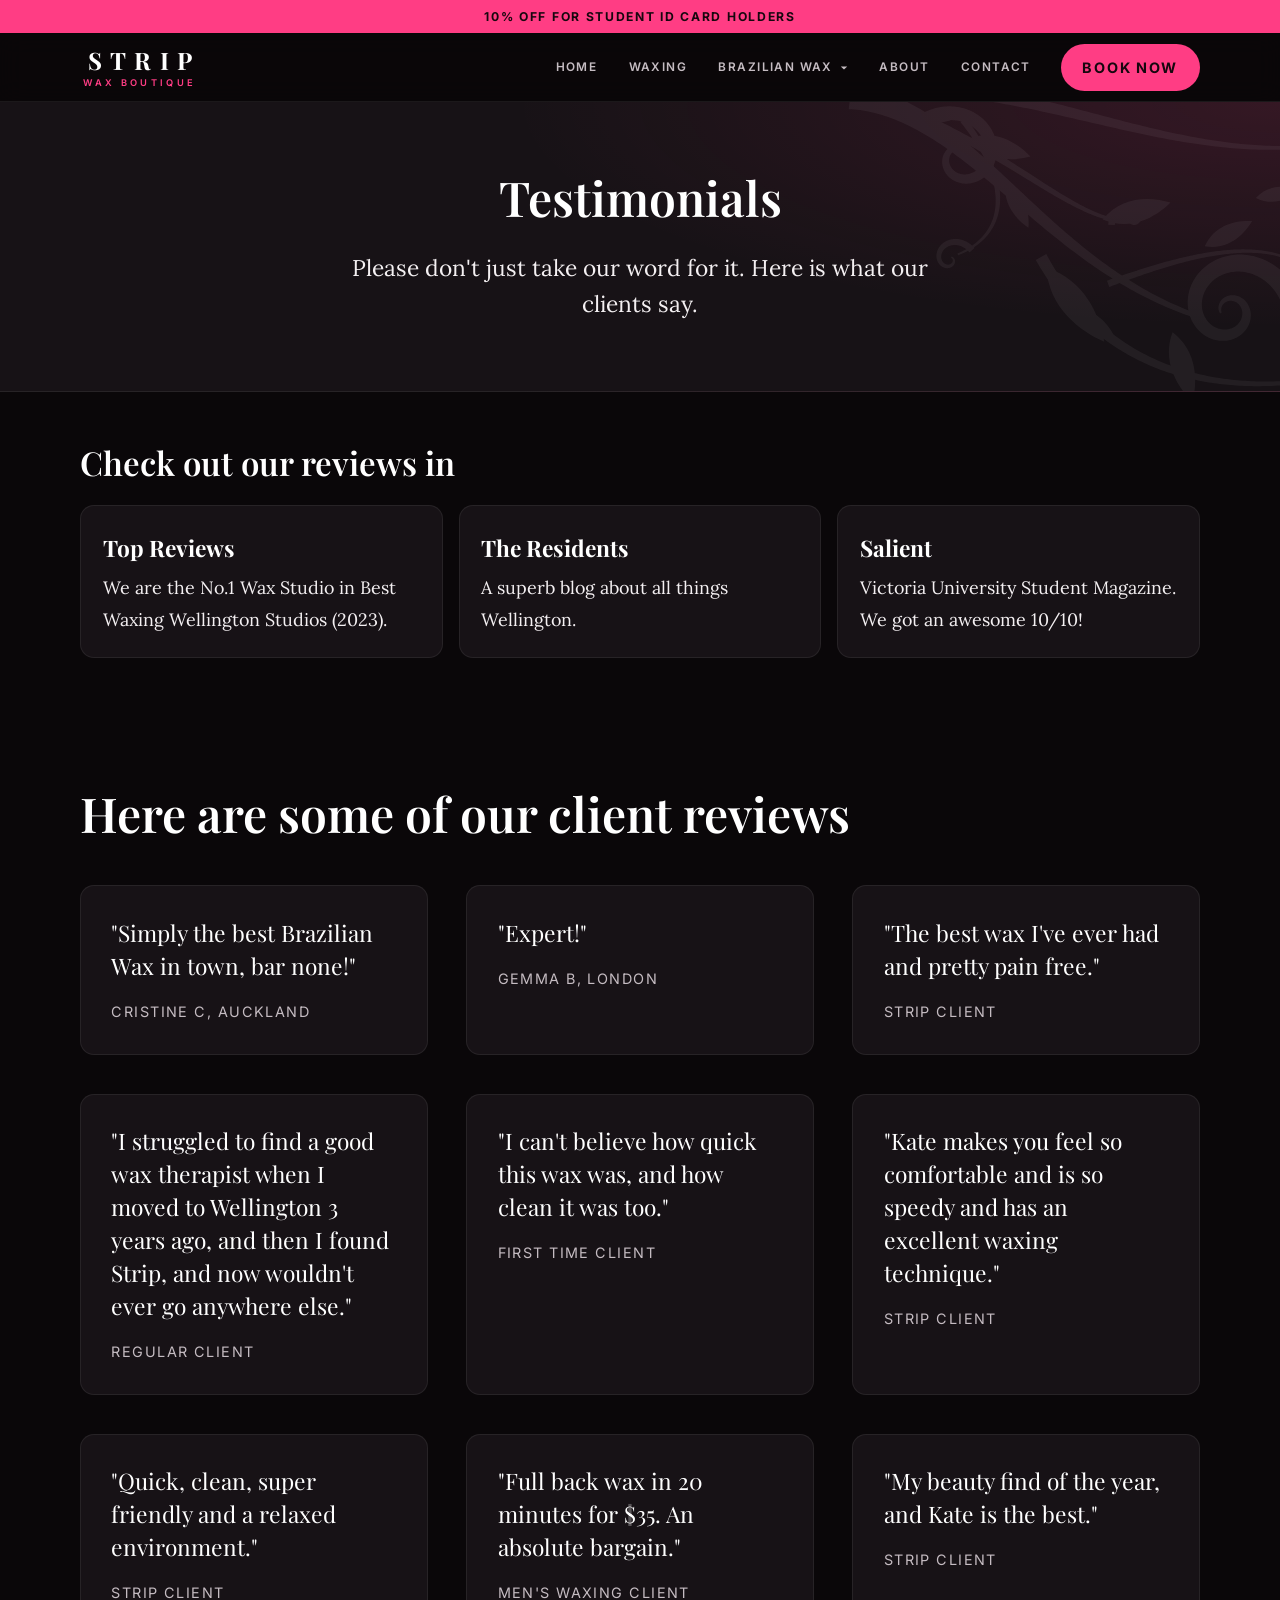
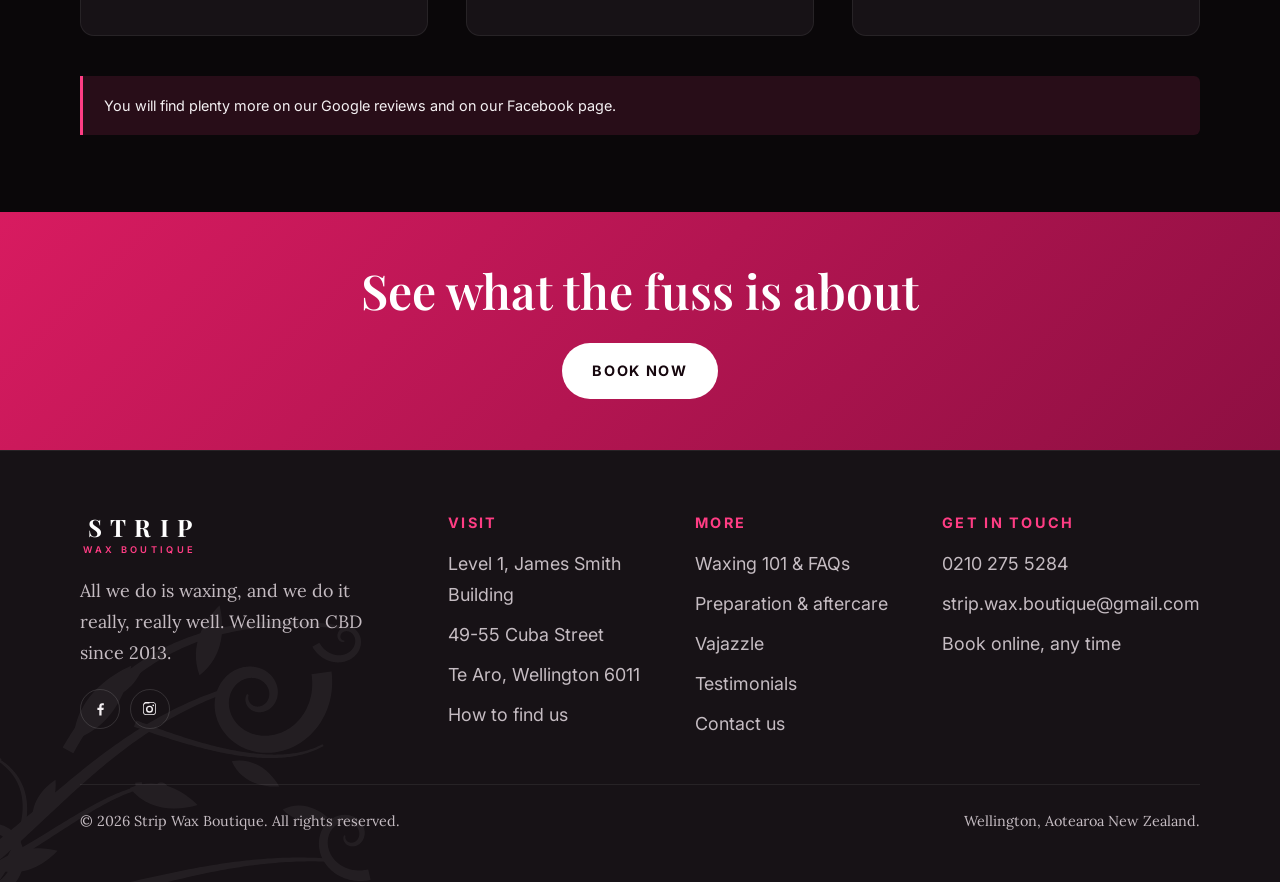
<file: testimonials.html>
<!DOCTYPE html>
<html lang="en-NZ">
<head>
  <meta charset="utf-8">
  <meta name="viewport" content="width=device-width, initial-scale=1">
  <title>Testimonials | Strip Wax Boutique</title>
  <meta name="description" content="What our clients say about Strip Wax Boutique, plus our reviews in Top Reviews, The Residents and Salient.">
  <meta name="theme-color" content="#0a0709">
  <link rel="icon" href="assets/img/favicon.svg" type="image/svg+xml">
  <link rel="preconnect" href="https://fonts.googleapis.com">
  <link rel="preconnect" href="https://fonts.gstatic.com" crossorigin>
  <link rel="stylesheet" href="https://fonts.googleapis.com/css2?family=Playfair+Display:ital,wght@0,500;0,600;0,700;1,500;1,600&family=Lora:ital,wght@0,400;0,600;1,400&family=Inter:wght@400;500;600;700&display=swap">
  <link rel="stylesheet" href="assets/css/site.css">
</head>
<body>
  <a class="skip-link" href="#main">Skip to content</a>

  <p class="promo">10% off for student ID card holders</p>

  <header class="site-header">
    <div class="wrap site-header__inner">
      <a class="brand" href="index.html" aria-label="Strip Wax Boutique, home">
        <span class="brand__mark">STRIP</span>
        <span class="brand__sub">Wax Boutique</span>
      </a>

      <button class="nav-toggle" type="button" aria-expanded="false" aria-controls="primary-nav">
        <span class="nav-toggle__bars" aria-hidden="true"><span></span><span></span><span></span></span>
        <span class="nav-toggle__label">Menu</span>
      </button>

      <nav class="nav" id="primary-nav" aria-label="Primary">
        <ul class="nav__list">
            <li class="nav__item"><a class="nav__link" href="index.html">Home</a></li>
            <li class="nav__item"><a class="nav__link" href="waxing-menu.html">Waxing</a></li>
            <li class="nav__item nav__item--sub">
              <a class="nav__link" href="brazilian-wax-information.html">Brazilian Wax<svg class="caret" viewBox="0 0 10 10" aria-hidden="true"><path d="M1 3l4 4 4-4z"/></svg></a>
              <ul class="nav__sub">
                <li><a href="brazilian-wax-information.html">Brazilian wax information</a></li>
                <li><a href="faqs.html#care">Preparation &amp; aftercare</a></li>
                <li><a href="faqs.html">Waxing 101 &amp; FAQs</a></li>
                <li><a href="vajazzle.html">Vajazzle</a></li>
              </ul>
            </li>
            <li class="nav__item"><a class="nav__link" href="location-and-about-us.html">About</a></li>
            <li class="nav__item"><a class="nav__link" href="contact.html">Contact</a></li>
        </ul>
        <a class="btn btn--primary btn--sm" href="book-now.html">Book now</a>
      </nav>
    </div>
  </header>

  <main id="main">
    <section class="page-head">
      <div class="filigree filigree--tr" aria-hidden="true"></div>
      <div class="wrap page-head__inner">
        <h1>Testimonials</h1>
        <p class="lede">Please don't just take our word for it. Here is what our clients say.</p>
      </div>
    </section>

    <section class="section section--tight">
      <div class="wrap">
        <h2 style="font-size:var(--step-2);margin-bottom:1.5rem">Check out our reviews in</h2>
        <div class="press">
          <a href="https://www.topreviews.co.nz/best-waxing-wellington/" rel="noopener">
            <b>Top Reviews</b>
            <span>We are the No.1 Wax Studio in Best Waxing Wellington Studios (2023).</span>
          </a>
          <div>
            <b>The Residents</b>
            <span>A superb blog about all things Wellington.</span>
          </div>
          <div>
            <b>Salient</b>
            <span>Victoria University Student Magazine. We got an awesome 10/10!</span>
          </div>
        </div>
      </div>
    </section>

    <section class="section">
      <div class="wrap">
        <h2 style="margin-bottom:clamp(2rem,4vw,2.75rem)">Here are some of our client reviews</h2>
        <div class="trio">
          <figure class="review">
            <blockquote>"Simply the best Brazilian Wax in town, bar none!"</blockquote>
            <figcaption>Cristine C, Auckland</figcaption>
          </figure>
          <figure class="review">
            <blockquote>"Expert!"</blockquote>
            <figcaption>Gemma B, London</figcaption>
          </figure>
          <figure class="review">
            <blockquote>"The best wax I've ever had and pretty pain free."</blockquote>
            <figcaption>Strip client</figcaption>
          </figure>
          <figure class="review">
            <blockquote>"I struggled to find a good wax therapist when I moved to Wellington 3 years ago, and then I found Strip, and now wouldn't ever go anywhere else."</blockquote>
            <figcaption>Regular client</figcaption>
          </figure>
          <figure class="review">
            <blockquote>"I can't believe how quick this wax was, and how clean it was too."</blockquote>
            <figcaption>First time client</figcaption>
          </figure>
          <figure class="review">
            <blockquote>"Kate makes you feel so comfortable and is so speedy and has an excellent waxing technique."</blockquote>
            <figcaption>Strip client</figcaption>
          </figure>
          <figure class="review">
            <blockquote>"Quick, clean, super friendly and a relaxed environment."</blockquote>
            <figcaption>Strip client</figcaption>
          </figure>
          <figure class="review">
            <blockquote>"Full back wax in 20 minutes for $35. An absolute bargain."</blockquote>
            <figcaption>Men's waxing client</figcaption>
          </figure>
          <figure class="review">
            <blockquote>"My beauty find of the year, and Kate is the best."</blockquote>
            <figcaption>Strip client</figcaption>
          </figure>
        </div>
        <p class="note" style="margin-top:2.5rem">You will find plenty more on our Google reviews and on our Facebook page.</p>
      </div>
    </section>

    <section class="section section--pink section--tight">
      <div class="wrap wrap--narrow center">
        <h2>See what the fuss is about</h2>
        <div class="btn-row btn-row--center" style="margin-top:1.5rem">
          <a class="btn btn--light" href="book-now.html">Book now</a>
        </div>
      </div>
    </section>
  </main>

  <footer class="site-footer">
    <div class="filigree filigree--bl" aria-hidden="true"></div>
    <div class="wrap">
      <div class="site-footer__grid">
        <div>
          <a class="brand" href="index.html">
            <span class="brand__mark">STRIP</span>
            <span class="brand__sub">Wax Boutique</span>
          </a>
          <p style="margin-top:1.25rem;max-width:34ch;color:var(--muted)">All we do is waxing, and we do it really, really well. Wellington CBD since 2013.</p>
          <div class="socials">
            <a href="https://www.facebook.com/StripWaxBoutique/" aria-label="Strip Wax Boutique on Facebook" rel="noopener">
              <svg viewBox="0 0 24 24" aria-hidden="true"><path d="M13.5 22v-8h2.7l.4-3.1h-3.1V8.9c0-.9.25-1.5 1.55-1.5h1.65V4.6A22 22 0 0 0 14.3 4.5c-2.4 0-4 1.45-4 4.1v2.3H7.6V14h2.7v8z"/></svg>
            </a>
            <a href="https://www.instagram.com/stripwaxboutique/" aria-label="Strip Wax Boutique on Instagram" rel="noopener">
              <svg viewBox="0 0 24 24" aria-hidden="true"><path d="M12 2.9c3 0 3.3 0 4.5.07 1.1.05 1.7.23 2.1.39.5.2.9.45 1.3.85.4.4.65.8.85 1.3.16.4.34 1 .39 2.1.06 1.2.07 1.5.07 4.5s0 3.3-.07 4.5c-.05 1.1-.23 1.7-.39 2.1-.2.5-.45.9-.85 1.3-.4.4-.8.65-1.3.85-.4.16-1 .34-2.1.39-1.2.06-1.5.07-4.5.07s-3.3 0-4.5-.07c-1.1-.05-1.7-.23-2.1-.39-.5-.2-.9-.45-1.3-.85-.4-.4-.65-.8-.85-1.3-.16-.4-.34-1-.39-2.1C2.9 15.3 2.9 15 2.9 12s0-3.3.07-4.5c.05-1.1.23-1.7.39-2.1.2-.5.45-.9.85-1.3.4-.4.8-.65 1.3-.85.4-.16 1-.34 2.1-.39C8.7 2.9 9 2.9 12 2.9m0 2c-2.95 0-3.3.01-4.45.06-.86.04-1.33.18-1.64.3-.41.16-.7.35-1.01.66-.31.31-.5.6-.66 1.01-.12.31-.26.78-.3 1.64C3.9 8.72 3.9 9.06 3.9 12s.01 3.28.06 4.43c.4.86.18 1.33.3 1.64.16.41.35.7.66 1.01.31.31.6.5 1.01.66.31.12.78.26 1.64.3 1.15.05 1.5.06 4.43.06s3.28-.01 4.43-.06c.86-.04 1.33-.18 1.64-.3.41-.16.7-.35 1.01-.66.31-.31.5-.6.66-1.01.12-.31.26-.78.3-1.64.05-1.15.06-1.5.06-4.43s-.01-3.28-.06-4.43c-.04-.86-.18-1.33-.3-1.64a2.7 2.7 0 0 0-.66-1.01 2.7 2.7 0 0 0-1.01-.66c-.31-.12-.78-.26-1.64-.3-1.15-.05-1.5-.06-4.43-.06zm0 3.1a4.99 4.99 0 1 1 0 9.98 4.99 4.99 0 0 1 0-9.98zm0 2a3 3 0 1 0 0 6 3 3 0 0 0 0-6zm5.2-3.5a1.17 1.17 0 1 1 0 2.33 1.17 1.17 0 0 1 0-2.33z"/></svg>
            </a>
          </div>
        </div>

        <div>
          <h2>Visit</h2>
          <ul class="footer-list">
            <li>Level 1, James Smith Building</li>
            <li>49-55 Cuba Street</li>
            <li>Te Aro, Wellington 6011</li>
            <li><a href="location-and-about-us.html">How to find us</a></li>
          </ul>
        </div>

        <div>
          <h2>More</h2>
          <ul class="footer-list">
            <li><a href="faqs.html">Waxing 101 &amp; FAQs</a></li>
            <li><a href="faqs.html#care">Preparation &amp; aftercare</a></li>
            <li><a href="vajazzle.html">Vajazzle</a></li>
            <li><a href="testimonials.html">Testimonials</a></li>
            <li><a href="contact.html">Contact us</a></li>
          </ul>
        </div>

        <div>
          <h2>Get in touch</h2>
          <ul class="footer-list">
            <li><a href="tel:+642102755284">0210 275 5284</a></li>
            <li><a href="mailto:strip.wax.boutique@gmail.com">strip.wax.boutique@gmail.com</a></li>
            <li><a href="https://bookings.gettimely.com/StripCuba/bb/book" rel="noopener">Book online, any time</a></li>
          </ul>
        </div>
      </div>

      <div class="site-footer__base">
        <p>&copy; <span data-year>2026</span> Strip Wax Boutique. All rights reserved.</p>
        <p>Wellington, Aotearoa New Zealand.</p>
      </div>
    </div>
  </footer>

  <nav class="action-bar" aria-label="Quick contact">
    <a href="tel:+642102755284">
      <svg viewBox="0 0 24 24" aria-hidden="true"><path d="M6.6 10.8a15.1 15.1 0 0 0 6.6 6.6l2.2-2.2c.3-.3.7-.4 1-.2 1.2.4 2.4.6 3.6.6.6 0 1 .4 1 1V20c0 .6-.4 1-1 1A17 17 0 0 1 3 4c0-.6.4-1 1-1h3.5c.6 0 1 .4 1 1 0 1.3.2 2.5.6 3.6.1.4 0 .7-.2 1z"/></svg>
      Call
    </a>
    <a href="mailto:strip.wax.boutique@gmail.com">
      <svg viewBox="0 0 24 24" aria-hidden="true"><path d="M4 4h16c1.1 0 2 .9 2 2v12c0 1.1-.9 2-2 2H4a2 2 0 0 1-2-2V6c0-1.1.9-2 2-2m8 7 8-5H4z"/></svg>
      Email
    </a>
    <a class="is-cta" href="book-now.html">
      <svg viewBox="0 0 24 24" aria-hidden="true"><path d="M7 2v2h10V2h2v2h1a2 2 0 0 1 2 2v14a2 2 0 0 1-2 2H4a2 2 0 0 1-2-2V6a2 2 0 0 1 2-2h1V2zm13 8H4v10h16zm-9 2v2H9v-2zm4 0v2h-2v-2z"/></svg>
      Book
    </a>
  </nav>

  <script src="assets/js/site.js" defer></script>
</body>
</html>
</file>
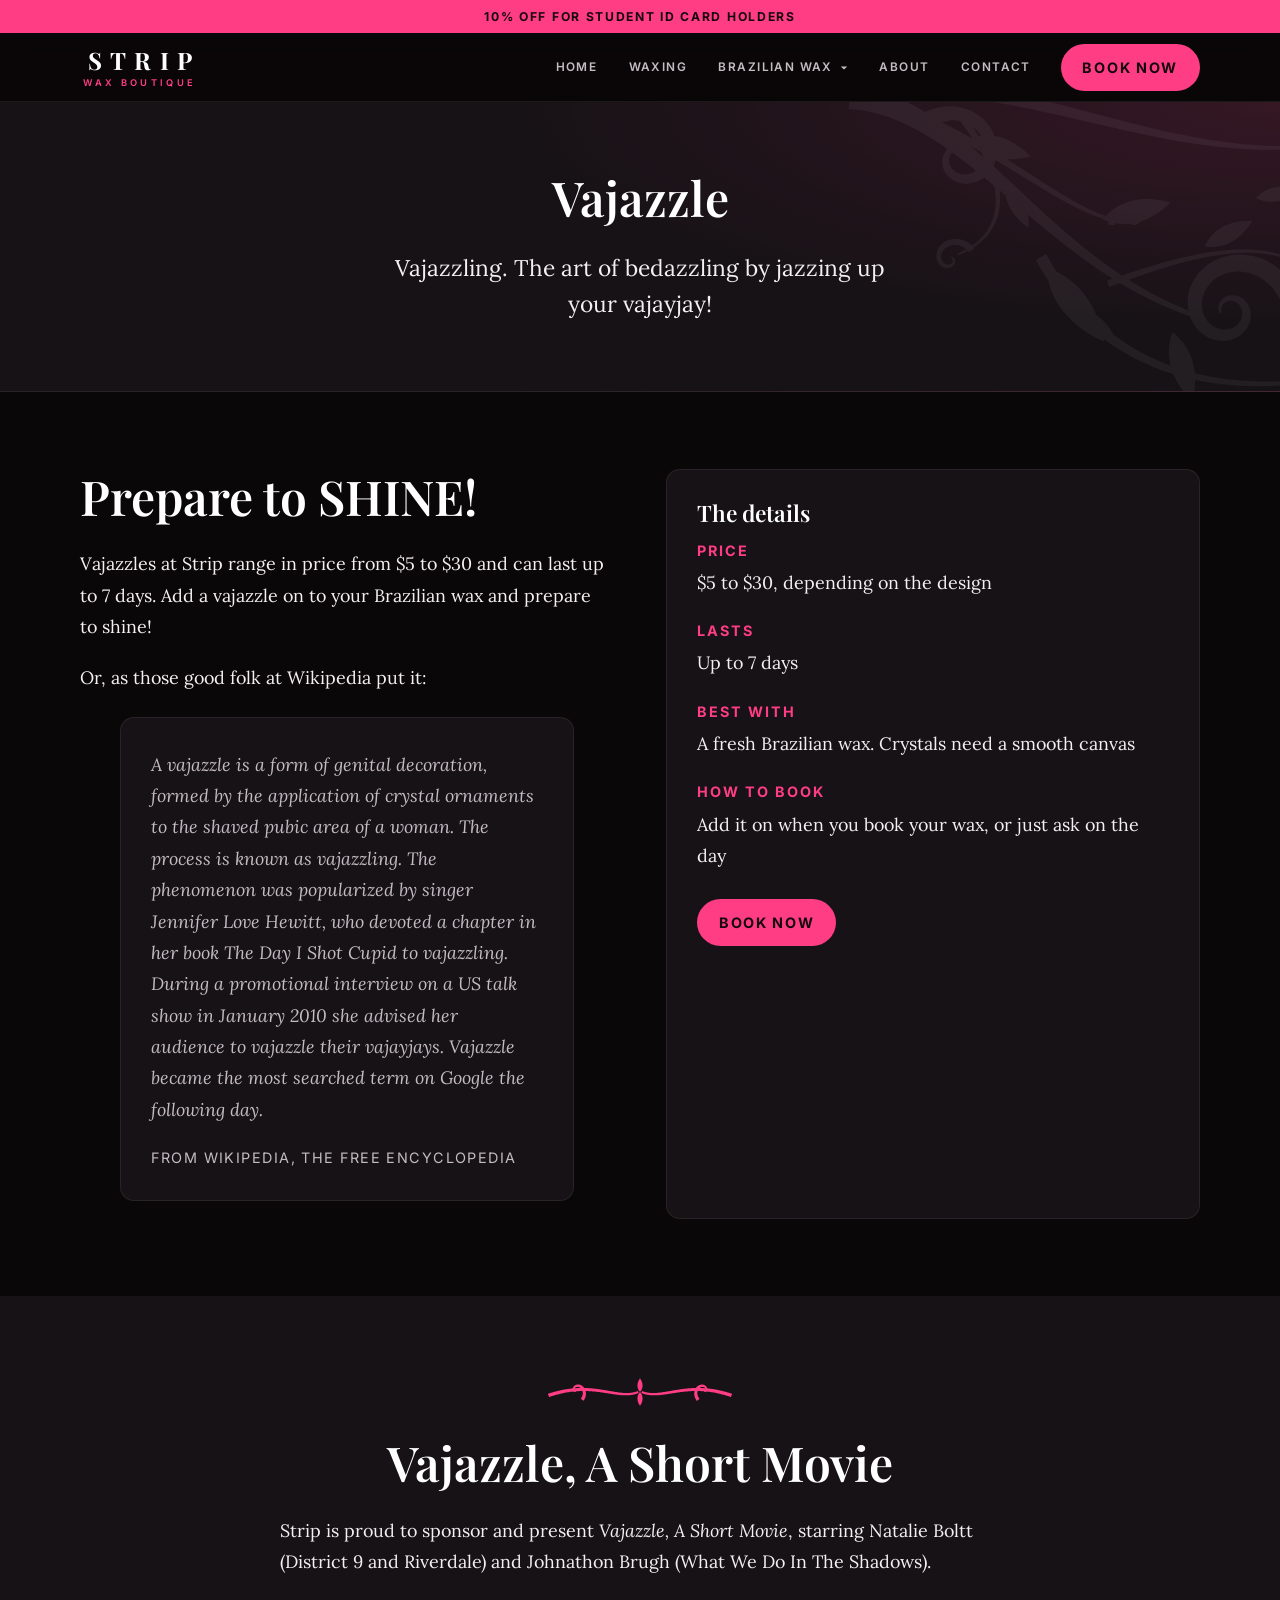
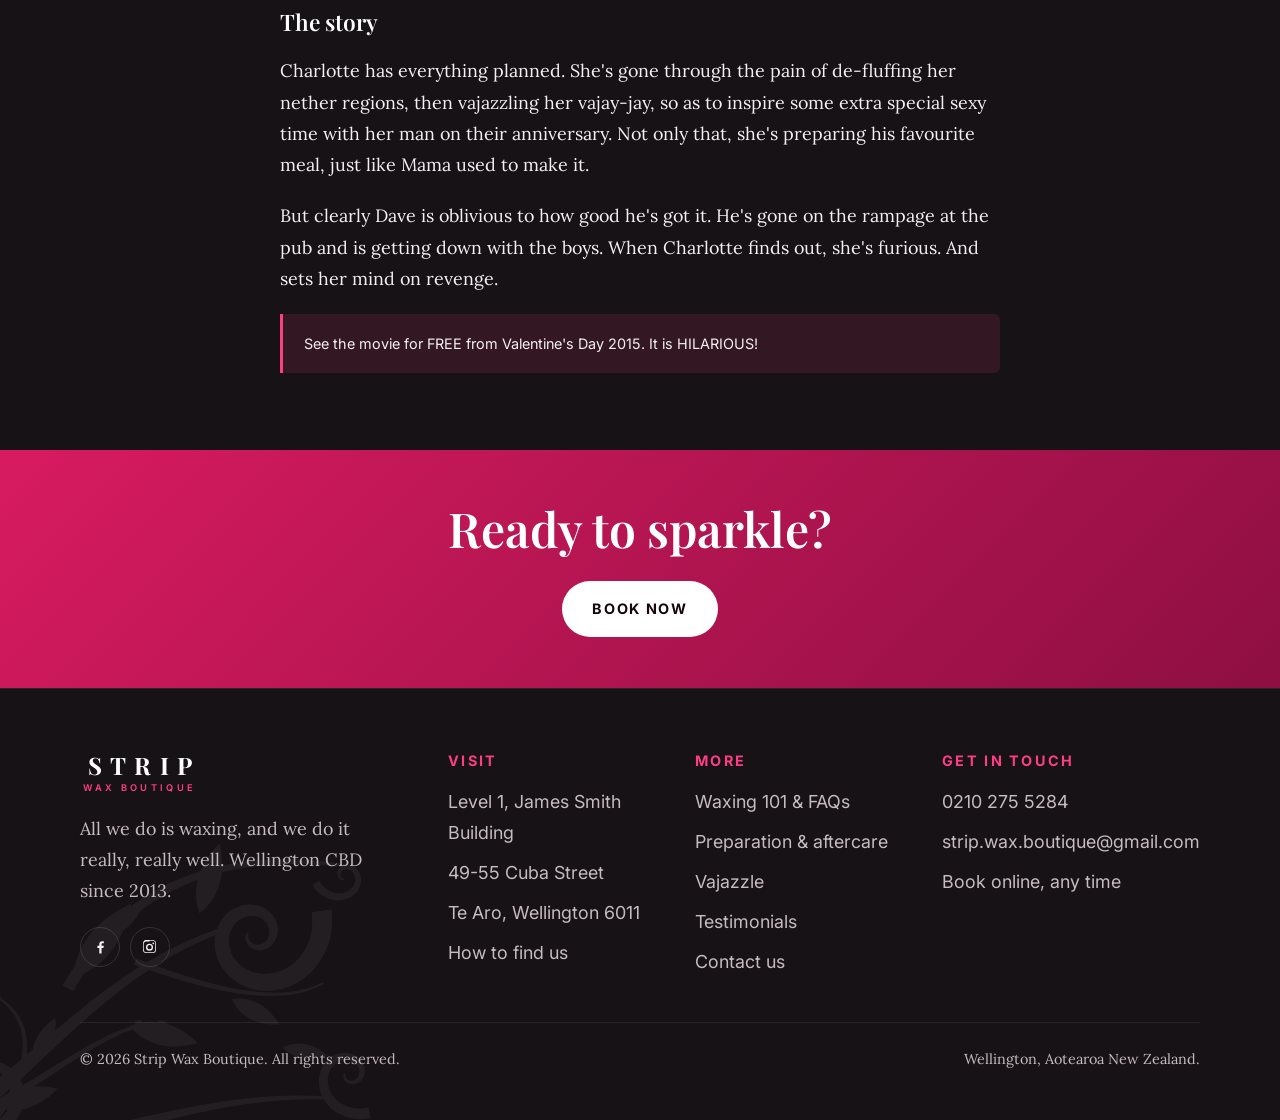
<file: vajazzle.html>
<!DOCTYPE html>
<html lang="en-NZ">
<head>
  <meta charset="utf-8">
  <meta name="viewport" content="width=device-width, initial-scale=1">
  <title>Vajazzle | Strip Wax Boutique</title>
  <meta name="description" content="Vajazzles at Strip Wax Boutique range from 5 to 30 dollars and last up to 7 days. Add one on to your Brazilian wax and prepare to shine.">
  <meta name="theme-color" content="#0a0709">
  <link rel="icon" href="assets/img/favicon.svg" type="image/svg+xml">
  <link rel="preconnect" href="https://fonts.googleapis.com">
  <link rel="preconnect" href="https://fonts.gstatic.com" crossorigin>
  <link rel="stylesheet" href="https://fonts.googleapis.com/css2?family=Playfair+Display:ital,wght@0,500;0,600;0,700;1,500;1,600&family=Lora:ital,wght@0,400;0,600;1,400&family=Inter:wght@400;500;600;700&display=swap">
  <link rel="stylesheet" href="assets/css/site.css">
</head>
<body>
  <a class="skip-link" href="#main">Skip to content</a>

  <p class="promo">10% off for student ID card holders</p>

  <header class="site-header">
    <div class="wrap site-header__inner">
      <a class="brand" href="index.html" aria-label="Strip Wax Boutique, home">
        <span class="brand__mark">STRIP</span>
        <span class="brand__sub">Wax Boutique</span>
      </a>

      <button class="nav-toggle" type="button" aria-expanded="false" aria-controls="primary-nav">
        <span class="nav-toggle__bars" aria-hidden="true"><span></span><span></span><span></span></span>
        <span class="nav-toggle__label">Menu</span>
      </button>

      <nav class="nav" id="primary-nav" aria-label="Primary">
        <ul class="nav__list">
            <li class="nav__item"><a class="nav__link" href="index.html">Home</a></li>
            <li class="nav__item"><a class="nav__link" href="waxing-menu.html">Waxing</a></li>
            <li class="nav__item nav__item--sub">
              <a class="nav__link" href="brazilian-wax-information.html">Brazilian Wax<svg class="caret" viewBox="0 0 10 10" aria-hidden="true"><path d="M1 3l4 4 4-4z"/></svg></a>
              <ul class="nav__sub">
                <li><a href="brazilian-wax-information.html">Brazilian wax information</a></li>
                <li><a href="faqs.html#care">Preparation &amp; aftercare</a></li>
                <li><a href="faqs.html">Waxing 101 &amp; FAQs</a></li>
                <li><a href="vajazzle.html">Vajazzle</a></li>
              </ul>
            </li>
            <li class="nav__item"><a class="nav__link" href="location-and-about-us.html">About</a></li>
            <li class="nav__item"><a class="nav__link" href="contact.html">Contact</a></li>
        </ul>
        <a class="btn btn--primary btn--sm" href="book-now.html">Book now</a>
      </nav>
    </div>
  </header>

  <main id="main">
    <section class="page-head">
      <div class="filigree filigree--tr" aria-hidden="true"></div>
      <div class="wrap page-head__inner">
        <h1>Vajazzle</h1>
        <p class="lede">Vajazzling. The art of bedazzling by jazzing up your vajayjay!</p>
      </div>
    </section>

    <section class="section">
      <div class="wrap split">
        <div>
          <h2>Prepare to SHINE!</h2>
          <p>Vajazzles at Strip range in price from $5 to $30 and can last up to 7 days. Add a vajazzle on to your Brazilian wax and prepare to shine!</p>
          <p>Or, as those good folk at Wikipedia put it:</p>
          <blockquote class="card" style="margin-top:1.5rem">
            <p style="color:var(--muted);font-style:italic">A vajazzle is a form of genital decoration, formed by the application of crystal ornaments to the shaved pubic area of a woman. The process is known as vajazzling. The phenomenon was popularized by singer Jennifer Love Hewitt, who devoted a chapter in her book <em>The Day I Shot Cupid</em> to vajazzling. During a promotional interview on a US talk show in January 2010 she advised her audience to vajazzle their vajayjays. Vajazzle became the most searched term on Google the following day.</p>
            <p style="margin-top:1rem;font-family:var(--font-ui);font-size:var(--step--1);letter-spacing:.1em;text-transform:uppercase;color:var(--muted)">From Wikipedia, the free encyclopedia</p>
          </blockquote>
        </div>

        <div class="card">
          <h3>The details</h3>
          <dl class="info-list">
            <div><dt>Price</dt><dd>$5 to $30, depending on the design</dd></div>
            <div><dt>Lasts</dt><dd>Up to 7 days</dd></div>
            <div><dt>Best with</dt><dd>A fresh Brazilian wax. Crystals need a smooth canvas</dd></div>
            <div><dt>How to book</dt><dd>Add it on when you book your wax, or just ask on the day</dd></div>
          </dl>
          <div class="btn-row" style="margin-top:1.75rem">
            <a class="btn btn--primary btn--sm" href="book-now.html">Book now</a>
          </div>
        </div>
      </div>
    </section>

    <section class="section section--raised">
      <div class="wrap wrap--narrow">
        <div class="ornament" aria-hidden="true"></div>
        <h2 class="center">Vajazzle, A Short Movie</h2>
        <div class="stack" style="margin-top:1.5rem">
          <p>Strip is proud to sponsor and present <em>Vajazzle, A Short Movie</em>, starring Natalie Boltt (District 9 and Riverdale) and Johnathon Brugh (What We Do In The Shadows).</p>

          <h3 style="margin-top:2rem">The story</h3>
          <p>Charlotte has everything planned. She's gone through the pain of de-fluffing her nether regions, then vajazzling her vajay-jay, so as to inspire some extra special sexy time with her man on their anniversary. Not only that, she's preparing his favourite meal, just like Mama used to make it.</p>
          <p>But clearly Dave is oblivious to how good he's got it. He's gone on the rampage at the pub and is getting down with the boys. When Charlotte finds out, she's furious. And sets her mind on revenge.</p>
          <p class="note">See the movie for FREE from Valentine's Day 2015. It is HILARIOUS!</p>
        </div>
      </div>
    </section>

    <section class="section section--pink section--tight">
      <div class="wrap wrap--narrow center">
        <h2>Ready to sparkle?</h2>
        <div class="btn-row btn-row--center" style="margin-top:1.5rem">
          <a class="btn btn--light" href="book-now.html">Book now</a>
        </div>
      </div>
    </section>
  </main>

  <footer class="site-footer">
    <div class="filigree filigree--bl" aria-hidden="true"></div>
    <div class="wrap">
      <div class="site-footer__grid">
        <div>
          <a class="brand" href="index.html">
            <span class="brand__mark">STRIP</span>
            <span class="brand__sub">Wax Boutique</span>
          </a>
          <p style="margin-top:1.25rem;max-width:34ch;color:var(--muted)">All we do is waxing, and we do it really, really well. Wellington CBD since 2013.</p>
          <div class="socials">
            <a href="https://www.facebook.com/StripWaxBoutique/" aria-label="Strip Wax Boutique on Facebook" rel="noopener">
              <svg viewBox="0 0 24 24" aria-hidden="true"><path d="M13.5 22v-8h2.7l.4-3.1h-3.1V8.9c0-.9.25-1.5 1.55-1.5h1.65V4.6A22 22 0 0 0 14.3 4.5c-2.4 0-4 1.45-4 4.1v2.3H7.6V14h2.7v8z"/></svg>
            </a>
            <a href="https://www.instagram.com/stripwaxboutique/" aria-label="Strip Wax Boutique on Instagram" rel="noopener">
              <svg viewBox="0 0 24 24" aria-hidden="true"><path d="M12 2.9c3 0 3.3 0 4.5.07 1.1.05 1.7.23 2.1.39.5.2.9.45 1.3.85.4.4.65.8.85 1.3.16.4.34 1 .39 2.1.06 1.2.07 1.5.07 4.5s0 3.3-.07 4.5c-.05 1.1-.23 1.7-.39 2.1-.2.5-.45.9-.85 1.3-.4.4-.8.65-1.3.85-.4.16-1 .34-2.1.39-1.2.06-1.5.07-4.5.07s-3.3 0-4.5-.07c-1.1-.05-1.7-.23-2.1-.39-.5-.2-.9-.45-1.3-.85-.4-.4-.65-.8-.85-1.3-.16-.4-.34-1-.39-2.1C2.9 15.3 2.9 15 2.9 12s0-3.3.07-4.5c.05-1.1.23-1.7.39-2.1.2-.5.45-.9.85-1.3.4-.4.8-.65 1.3-.85.4-.16 1-.34 2.1-.39C8.7 2.9 9 2.9 12 2.9m0 2c-2.95 0-3.3.01-4.45.06-.86.04-1.33.18-1.64.3-.41.16-.7.35-1.01.66-.31.31-.5.6-.66 1.01-.12.31-.26.78-.3 1.64C3.9 8.72 3.9 9.06 3.9 12s.01 3.28.06 4.43c.4.86.18 1.33.3 1.64.16.41.35.7.66 1.01.31.31.6.5 1.01.66.31.12.78.26 1.64.3 1.15.05 1.5.06 4.43.06s3.28-.01 4.43-.06c.86-.04 1.33-.18 1.64-.3.41-.16.7-.35 1.01-.66.31-.31.5-.6.66-1.01.12-.31.26-.78.3-1.64.05-1.15.06-1.5.06-4.43s-.01-3.28-.06-4.43c-.04-.86-.18-1.33-.3-1.64a2.7 2.7 0 0 0-.66-1.01 2.7 2.7 0 0 0-1.01-.66c-.31-.12-.78-.26-1.64-.3-1.15-.05-1.5-.06-4.43-.06zm0 3.1a4.99 4.99 0 1 1 0 9.98 4.99 4.99 0 0 1 0-9.98zm0 2a3 3 0 1 0 0 6 3 3 0 0 0 0-6zm5.2-3.5a1.17 1.17 0 1 1 0 2.33 1.17 1.17 0 0 1 0-2.33z"/></svg>
            </a>
          </div>
        </div>

        <div>
          <h2>Visit</h2>
          <ul class="footer-list">
            <li>Level 1, James Smith Building</li>
            <li>49-55 Cuba Street</li>
            <li>Te Aro, Wellington 6011</li>
            <li><a href="location-and-about-us.html">How to find us</a></li>
          </ul>
        </div>

        <div>
          <h2>More</h2>
          <ul class="footer-list">
            <li><a href="faqs.html">Waxing 101 &amp; FAQs</a></li>
            <li><a href="faqs.html#care">Preparation &amp; aftercare</a></li>
            <li><a href="vajazzle.html">Vajazzle</a></li>
            <li><a href="testimonials.html">Testimonials</a></li>
            <li><a href="contact.html">Contact us</a></li>
          </ul>
        </div>

        <div>
          <h2>Get in touch</h2>
          <ul class="footer-list">
            <li><a href="tel:+642102755284">0210 275 5284</a></li>
            <li><a href="mailto:strip.wax.boutique@gmail.com">strip.wax.boutique@gmail.com</a></li>
            <li><a href="https://bookings.gettimely.com/StripCuba/bb/book" rel="noopener">Book online, any time</a></li>
          </ul>
        </div>
      </div>

      <div class="site-footer__base">
        <p>&copy; <span data-year>2026</span> Strip Wax Boutique. All rights reserved.</p>
        <p>Wellington, Aotearoa New Zealand.</p>
      </div>
    </div>
  </footer>

  <nav class="action-bar" aria-label="Quick contact">
    <a href="tel:+642102755284">
      <svg viewBox="0 0 24 24" aria-hidden="true"><path d="M6.6 10.8a15.1 15.1 0 0 0 6.6 6.6l2.2-2.2c.3-.3.7-.4 1-.2 1.2.4 2.4.6 3.6.6.6 0 1 .4 1 1V20c0 .6-.4 1-1 1A17 17 0 0 1 3 4c0-.6.4-1 1-1h3.5c.6 0 1 .4 1 1 0 1.3.2 2.5.6 3.6.1.4 0 .7-.2 1z"/></svg>
      Call
    </a>
    <a href="mailto:strip.wax.boutique@gmail.com">
      <svg viewBox="0 0 24 24" aria-hidden="true"><path d="M4 4h16c1.1 0 2 .9 2 2v12c0 1.1-.9 2-2 2H4a2 2 0 0 1-2-2V6c0-1.1.9-2 2-2m8 7 8-5H4z"/></svg>
      Email
    </a>
    <a class="is-cta" href="book-now.html">
      <svg viewBox="0 0 24 24" aria-hidden="true"><path d="M7 2v2h10V2h2v2h1a2 2 0 0 1 2 2v14a2 2 0 0 1-2 2H4a2 2 0 0 1-2-2V6a2 2 0 0 1 2-2h1V2zm13 8H4v10h16zm-9 2v2H9v-2zm4 0v2h-2v-2z"/></svg>
      Book
    </a>
  </nav>

  <script src="assets/js/site.js" defer></script>
</body>
</html>
</file>
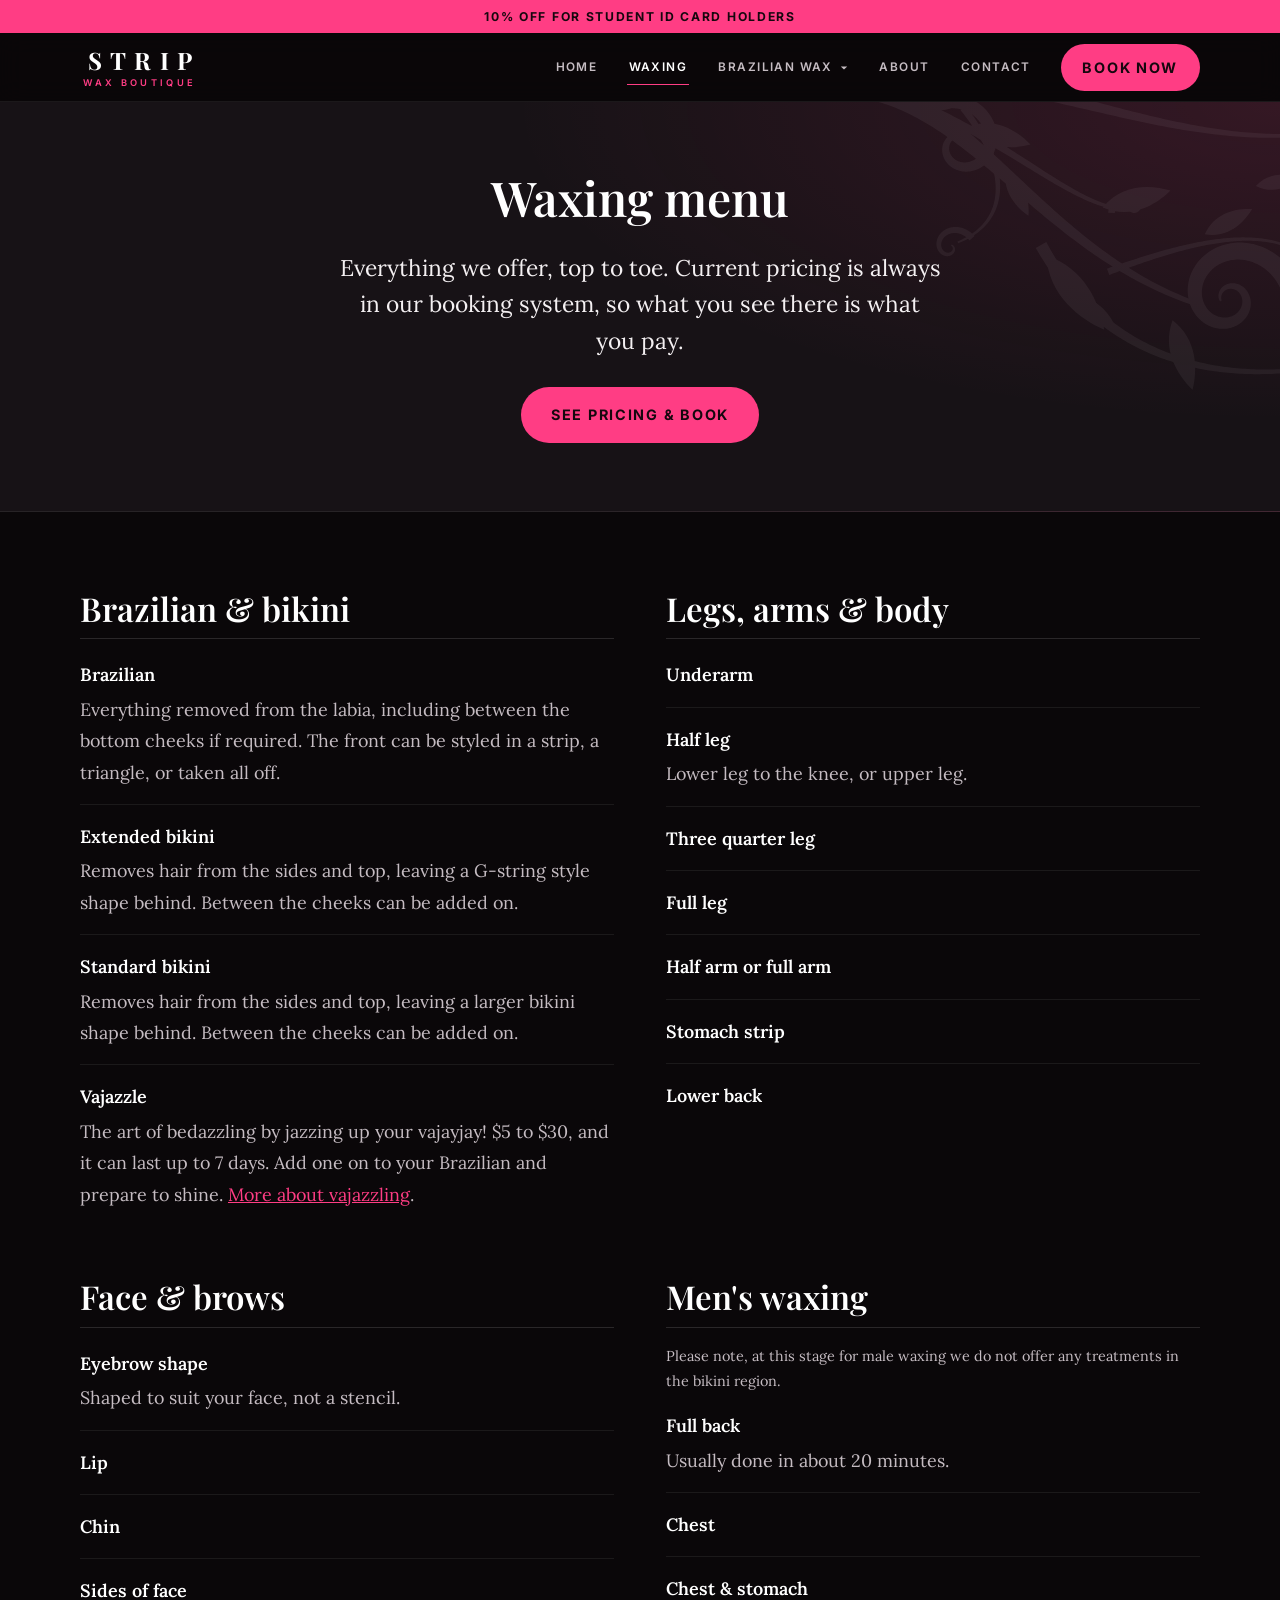
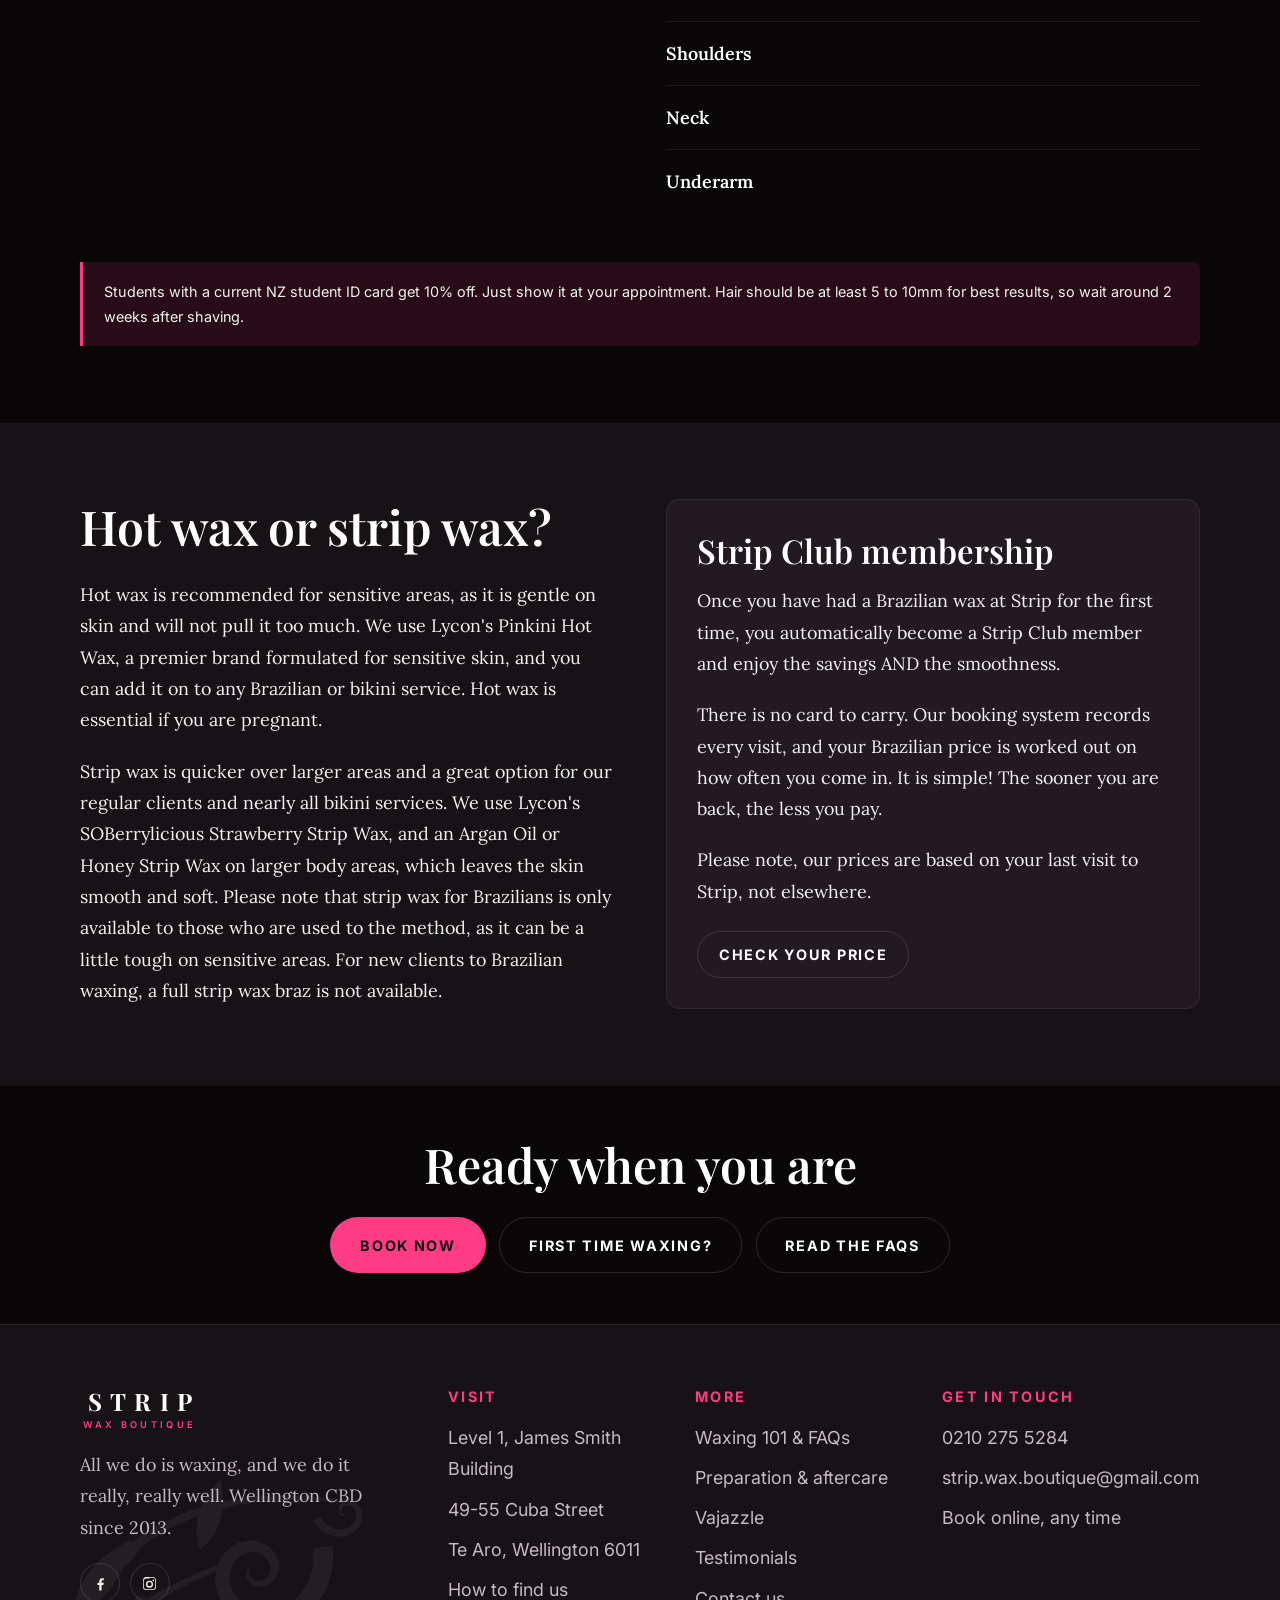
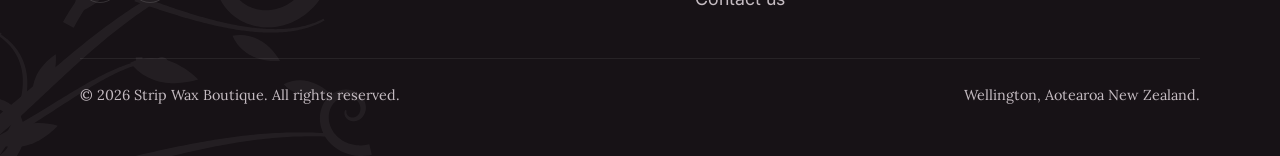
<file: waxing-menu.html>
<!DOCTYPE html>
<html lang="en-NZ">
<head>
  <meta charset="utf-8">
  <meta name="viewport" content="width=device-width, initial-scale=1">
  <title>Waxing Menu | Strip Wax Boutique</title>
  <meta name="description" content="Everything Strip Wax Boutique offers, top to toe: Brazilian and bikini styles, legs and body, face and brows, men's waxing, hot wax and strip wax.">
  <meta name="theme-color" content="#0a0709">
  <link rel="icon" href="assets/img/favicon.svg" type="image/svg+xml">
  <link rel="preconnect" href="https://fonts.googleapis.com">
  <link rel="preconnect" href="https://fonts.gstatic.com" crossorigin>
  <link rel="stylesheet" href="https://fonts.googleapis.com/css2?family=Playfair+Display:ital,wght@0,500;0,600;0,700;1,500;1,600&family=Lora:ital,wght@0,400;0,600;1,400&family=Inter:wght@400;500;600;700&display=swap">
  <link rel="stylesheet" href="assets/css/site.css">
</head>
<body>
  <a class="skip-link" href="#main">Skip to content</a>

  <p class="promo">10% off for student ID card holders</p>

  <header class="site-header">
    <div class="wrap site-header__inner">
      <a class="brand" href="index.html" aria-label="Strip Wax Boutique, home">
        <span class="brand__mark">STRIP</span>
        <span class="brand__sub">Wax Boutique</span>
      </a>

      <button class="nav-toggle" type="button" aria-expanded="false" aria-controls="primary-nav">
        <span class="nav-toggle__bars" aria-hidden="true"><span></span><span></span><span></span></span>
        <span class="nav-toggle__label">Menu</span>
      </button>

      <nav class="nav" id="primary-nav" aria-label="Primary">
        <ul class="nav__list">
            <li class="nav__item"><a class="nav__link" href="index.html">Home</a></li>
            <li class="nav__item"><a class="nav__link" href="waxing-menu.html" aria-current="page">Waxing</a></li>
            <li class="nav__item nav__item--sub">
              <a class="nav__link" href="brazilian-wax-information.html">Brazilian Wax<svg class="caret" viewBox="0 0 10 10" aria-hidden="true"><path d="M1 3l4 4 4-4z"/></svg></a>
              <ul class="nav__sub">
                <li><a href="brazilian-wax-information.html">Brazilian wax information</a></li>
                <li><a href="faqs.html#care">Preparation &amp; aftercare</a></li>
                <li><a href="faqs.html">Waxing 101 &amp; FAQs</a></li>
                <li><a href="vajazzle.html">Vajazzle</a></li>
              </ul>
            </li>
            <li class="nav__item"><a class="nav__link" href="location-and-about-us.html">About</a></li>
            <li class="nav__item"><a class="nav__link" href="contact.html">Contact</a></li>
        </ul>
        <a class="btn btn--primary btn--sm" href="book-now.html">Book now</a>
      </nav>
    </div>
  </header>

  <main id="main">
    <section class="page-head">
      <div class="filigree filigree--tr" aria-hidden="true"></div>
      <div class="wrap page-head__inner">
        <h1>Waxing menu</h1>
        <p class="lede">Everything we offer, top to toe. Current pricing is always in our booking system, so what you see there is what you pay.</p>
        <div class="btn-row" style="margin-top:1.75rem">
          <a class="btn btn--primary" href="https://bookings.gettimely.com/StripCuba/bb/book" rel="noopener">See pricing &amp; book</a>
        </div>
      </div>
    </section>

    <section class="section">
      <div class="wrap split">
        <div id="brazilian">
          <h2 class="group-title">Brazilian &amp; bikini</h2>
          <ul class="treatments">
            <li>
              <b>Brazilian</b>
              <span>Everything removed from the labia, including between the bottom cheeks if required. The front can be styled in a strip, a triangle, or taken all off.</span>
            </li>
            <li>
              <b>Extended bikini</b>
              <span>Removes hair from the sides and top, leaving a G-string style shape behind. Between the cheeks can be added on.</span>
            </li>
            <li>
              <b>Standard bikini</b>
              <span>Removes hair from the sides and top, leaving a larger bikini shape behind. Between the cheeks can be added on.</span>
            </li>
            <li>
              <b>Vajazzle</b>
              <span>The art of bedazzling by jazzing up your vajayjay! $5 to $30, and it can last up to 7 days. Add one on to your Brazilian and prepare to shine. <a href="vajazzle.html">More about vajazzling</a>.</span>
            </li>
          </ul>
        </div>

        <div id="body">
          <h2 class="group-title">Legs, arms &amp; body</h2>
          <ul class="treatments">
            <li><b>Underarm</b></li>
            <li><b>Half leg</b><span>Lower leg to the knee, or upper leg.</span></li>
            <li><b>Three quarter leg</b></li>
            <li><b>Full leg</b></li>
            <li><b>Half arm or full arm</b></li>
            <li><b>Stomach strip</b></li>
            <li><b>Lower back</b></li>
          </ul>
        </div>

        <div id="face">
          <h2 class="group-title">Face &amp; brows</h2>
          <ul class="treatments">
            <li><b>Eyebrow shape</b><span>Shaped to suit your face, not a stencil.</span></li>
            <li><b>Lip</b></li>
            <li><b>Chin</b></li>
            <li><b>Sides of face</b></li>
          </ul>
        </div>

        <div id="mens">
          <h2 class="group-title">Men's waxing</h2>
          <p style="margin:1rem 0 0;color:var(--muted);font-size:var(--step--1)">Please note, at this stage for male waxing we do not offer any treatments in the bikini region.</p>
          <ul class="treatments">
            <li><b>Full back</b><span>Usually done in about 20 minutes.</span></li>
            <li><b>Chest</b></li>
            <li><b>Chest &amp; stomach</b></li>
            <li><b>Shoulders</b></li>
            <li><b>Neck</b></li>
            <li><b>Underarm</b></li>
          </ul>
        </div>
      </div>

      <div class="wrap" style="margin-top:clamp(2rem,4vw,3rem)">
        <p class="note">Students with a current NZ student ID card get 10% off. Just show it at your appointment. Hair should be at least 5 to 10mm for best results, so wait around 2 weeks after shaving.</p>
      </div>
    </section>

    <section class="section section--raised">
      <div class="wrap split">
        <div>
          <h2>Hot wax or strip wax?</h2>
          <p>Hot wax is recommended for sensitive areas, as it is gentle on skin and will not pull it too much. We use Lycon's Pinkini Hot Wax, a premier brand formulated for sensitive skin, and you can add it on to any Brazilian or bikini service. Hot wax is essential if you are pregnant.</p>
          <p>Strip wax is quicker over larger areas and a great option for our regular clients and nearly all bikini services. We use Lycon's SOBerrylicious Strawberry Strip Wax, and an Argan Oil or Honey Strip Wax on larger body areas, which leaves the skin smooth and soft. Please note that strip wax for Brazilians is only available to those who are used to the method, as it can be a little tough on sensitive areas. For new clients to Brazilian waxing, a full strip wax braz is not available.</p>
        </div>

        <div class="card">
          <h2 style="font-size:var(--step-2)">Strip Club membership</h2>
          <p>Once you have had a Brazilian wax at Strip for the first time, you automatically become a Strip Club member and enjoy the savings AND the smoothness.</p>
          <p>There is no card to carry. Our booking system records every visit, and your Brazilian price is worked out on how often you come in. It is simple! The sooner you are back, the less you pay.</p>
          <p>Please note, our prices are based on your last visit to Strip, not elsewhere.</p>
          <div class="btn-row" style="margin-top:1.5rem">
            <a class="btn btn--ghost btn--sm" href="https://bookings.gettimely.com/StripCuba/bb/book" rel="noopener">Check your price</a>
          </div>
        </div>
      </div>
    </section>

    <section class="section section--tight">
      <div class="wrap wrap--narrow center">
        <h2>Ready when you are</h2>
        <div class="btn-row btn-row--center" style="margin-top:1.5rem">
          <a class="btn btn--primary" href="book-now.html">Book now</a>
          <a class="btn btn--ghost" href="brazilian-wax-information.html">First time waxing?</a>
          <a class="btn btn--ghost" href="faqs.html">Read the FAQs</a>
        </div>
      </div>
    </section>
  </main>

  <footer class="site-footer">
    <div class="filigree filigree--bl" aria-hidden="true"></div>
    <div class="wrap">
      <div class="site-footer__grid">
        <div>
          <a class="brand" href="index.html">
            <span class="brand__mark">STRIP</span>
            <span class="brand__sub">Wax Boutique</span>
          </a>
          <p style="margin-top:1.25rem;max-width:34ch;color:var(--muted)">All we do is waxing, and we do it really, really well. Wellington CBD since 2013.</p>
          <div class="socials">
            <a href="https://www.facebook.com/StripWaxBoutique/" aria-label="Strip Wax Boutique on Facebook" rel="noopener">
              <svg viewBox="0 0 24 24" aria-hidden="true"><path d="M13.5 22v-8h2.7l.4-3.1h-3.1V8.9c0-.9.25-1.5 1.55-1.5h1.65V4.6A22 22 0 0 0 14.3 4.5c-2.4 0-4 1.45-4 4.1v2.3H7.6V14h2.7v8z"/></svg>
            </a>
            <a href="https://www.instagram.com/stripwaxboutique/" aria-label="Strip Wax Boutique on Instagram" rel="noopener">
              <svg viewBox="0 0 24 24" aria-hidden="true"><path d="M12 2.9c3 0 3.3 0 4.5.07 1.1.05 1.7.23 2.1.39.5.2.9.45 1.3.85.4.4.65.8.85 1.3.16.4.34 1 .39 2.1.06 1.2.07 1.5.07 4.5s0 3.3-.07 4.5c-.05 1.1-.23 1.7-.39 2.1-.2.5-.45.9-.85 1.3-.4.4-.8.65-1.3.85-.4.16-1 .34-2.1.39-1.2.06-1.5.07-4.5.07s-3.3 0-4.5-.07c-1.1-.05-1.7-.23-2.1-.39-.5-.2-.9-.45-1.3-.85-.4-.4-.65-.8-.85-1.3-.16-.4-.34-1-.39-2.1C2.9 15.3 2.9 15 2.9 12s0-3.3.07-4.5c.05-1.1.23-1.7.39-2.1.2-.5.45-.9.85-1.3.4-.4.8-.65 1.3-.85.4-.16 1-.34 2.1-.39C8.7 2.9 9 2.9 12 2.9m0 2c-2.95 0-3.3.01-4.45.06-.86.04-1.33.18-1.64.3-.41.16-.7.35-1.01.66-.31.31-.5.6-.66 1.01-.12.31-.26.78-.3 1.64C3.9 8.72 3.9 9.06 3.9 12s.01 3.28.06 4.43c.4.86.18 1.33.3 1.64.16.41.35.7.66 1.01.31.31.6.5 1.01.66.31.12.78.26 1.64.3 1.15.05 1.5.06 4.43.06s3.28-.01 4.43-.06c.86-.04 1.33-.18 1.64-.3.41-.16.7-.35 1.01-.66.31-.31.5-.6.66-1.01.12-.31.26-.78.3-1.64.05-1.15.06-1.5.06-4.43s-.01-3.28-.06-4.43c-.04-.86-.18-1.33-.3-1.64a2.7 2.7 0 0 0-.66-1.01 2.7 2.7 0 0 0-1.01-.66c-.31-.12-.78-.26-1.64-.3-1.15-.05-1.5-.06-4.43-.06zm0 3.1a4.99 4.99 0 1 1 0 9.98 4.99 4.99 0 0 1 0-9.98zm0 2a3 3 0 1 0 0 6 3 3 0 0 0 0-6zm5.2-3.5a1.17 1.17 0 1 1 0 2.33 1.17 1.17 0 0 1 0-2.33z"/></svg>
            </a>
          </div>
        </div>

        <div>
          <h2>Visit</h2>
          <ul class="footer-list">
            <li>Level 1, James Smith Building</li>
            <li>49-55 Cuba Street</li>
            <li>Te Aro, Wellington 6011</li>
            <li><a href="location-and-about-us.html">How to find us</a></li>
          </ul>
        </div>

        <div>
          <h2>More</h2>
          <ul class="footer-list">
            <li><a href="faqs.html">Waxing 101 &amp; FAQs</a></li>
            <li><a href="faqs.html#care">Preparation &amp; aftercare</a></li>
            <li><a href="vajazzle.html">Vajazzle</a></li>
            <li><a href="testimonials.html">Testimonials</a></li>
            <li><a href="contact.html">Contact us</a></li>
          </ul>
        </div>

        <div>
          <h2>Get in touch</h2>
          <ul class="footer-list">
            <li><a href="tel:+642102755284">0210 275 5284</a></li>
            <li><a href="mailto:strip.wax.boutique@gmail.com">strip.wax.boutique@gmail.com</a></li>
            <li><a href="https://bookings.gettimely.com/StripCuba/bb/book" rel="noopener">Book online, any time</a></li>
          </ul>
        </div>
      </div>

      <div class="site-footer__base">
        <p>&copy; <span data-year>2026</span> Strip Wax Boutique. All rights reserved.</p>
        <p>Wellington, Aotearoa New Zealand.</p>
      </div>
    </div>
  </footer>

  <nav class="action-bar" aria-label="Quick contact">
    <a href="tel:+642102755284">
      <svg viewBox="0 0 24 24" aria-hidden="true"><path d="M6.6 10.8a15.1 15.1 0 0 0 6.6 6.6l2.2-2.2c.3-.3.7-.4 1-.2 1.2.4 2.4.6 3.6.6.6 0 1 .4 1 1V20c0 .6-.4 1-1 1A17 17 0 0 1 3 4c0-.6.4-1 1-1h3.5c.6 0 1 .4 1 1 0 1.3.2 2.5.6 3.6.1.4 0 .7-.2 1z"/></svg>
      Call
    </a>
    <a href="mailto:strip.wax.boutique@gmail.com">
      <svg viewBox="0 0 24 24" aria-hidden="true"><path d="M4 4h16c1.1 0 2 .9 2 2v12c0 1.1-.9 2-2 2H4a2 2 0 0 1-2-2V6c0-1.1.9-2 2-2m8 7 8-5H4z"/></svg>
      Email
    </a>
    <a class="is-cta" href="book-now.html">
      <svg viewBox="0 0 24 24" aria-hidden="true"><path d="M7 2v2h10V2h2v2h1a2 2 0 0 1 2 2v14a2 2 0 0 1-2 2H4a2 2 0 0 1-2-2V6a2 2 0 0 1 2-2h1V2zm13 8H4v10h16zm-9 2v2H9v-2zm4 0v2h-2v-2z"/></svg>
      Book
    </a>
  </nav>

  <script src="assets/js/site.js" defer></script>
</body>
</html>
</file>
<file: assets/css/site.css>
/* ==========================================================================
   Strip Wax Boutique
   Black, magenta and filigree. Kept deliberately small: tokens, base,
   layout, then a short list of components. No build step, no dependencies.
   ========================================================================== */

/* --- Tokens ------------------------------------------------------------- */
:root {
  --bg:        #0a0709;
  --surface:   #171216;
  --surface-2: #211a20;
  --line:      rgba(255, 255, 255, 0.13);
  --line-soft: rgba(255, 255, 255, 0.07);

  --text:  #f4f0f2;
  --muted: #c5bcc2;
  --white: #ffffff;

  --pink:      #ff3d84;
  --pink-dim:  #d81b60;
  --pink-wash: rgba(255, 61, 132, 0.12);

  --font-display: "Playfair Display", Georgia, "Times New Roman", serif;
  --font-body:    "Lora", Georgia, "Times New Roman", serif;
  --font-ui:      "Inter", -apple-system, BlinkMacSystemFont, "Segoe UI", Helvetica, Arial, sans-serif;

  --step--1: clamp(0.82rem, 0.79rem + 0.14vw, 0.9rem);
  --step-0:  clamp(1.02rem, 0.98rem + 0.2vw, 1.12rem);
  --step-1:  clamp(1.18rem, 1.09rem + 0.45vw, 1.42rem);
  --step-2:  clamp(1.5rem, 1.3rem + 0.95vw, 2.1rem);
  --step-3:  clamp(1.95rem, 1.6rem + 1.9vw, 3rem);
  --step-4:  clamp(2.5rem, 1.9rem + 3vw, 4.2rem);

  --gutter: clamp(1.15rem, 4vw, 3rem);
  --wrap: 1120px;
  --radius: 6px;
  --radius-lg: 14px;
  --header-h: 68px;
  --ease: cubic-bezier(0.22, 0.61, 0.36, 1);
}

/* --- Base --------------------------------------------------------------- */
*, *::before, *::after { box-sizing: border-box; }

html {
  -webkit-text-size-adjust: 100%;
  scroll-behavior: smooth;
  scroll-padding-top: calc(var(--header-h) + 1.5rem);
}
@media (prefers-reduced-motion: reduce) {
  html { scroll-behavior: auto; }
  *, *::before, *::after { animation-duration: 0.01ms !important; transition-duration: 0.01ms !important; }
}

body {
  margin: 0;
  background: var(--bg);
  color: var(--text);
  font-family: var(--font-body);
  font-size: var(--step-0);
  line-height: 1.75;
  -webkit-font-smoothing: antialiased;
}
body.is-locked { overflow: hidden; }
@media (max-width: 767px) { body { padding-bottom: 64px; } }

img, svg { max-width: 100%; display: block; }
a { color: var(--pink); }
a:hover { color: var(--white); }
button { font: inherit; color: inherit; }

h1, h2, h3 {
  font-family: var(--font-display);
  font-weight: 600;
  line-height: 1.16;
  color: var(--white);
  margin: 0 0 0.5em;
  text-wrap: balance;
}
h1 { font-size: var(--step-4); }
h2 { font-size: var(--step-3); }
h3 { font-size: var(--step-1); }
p { margin: 0 0 1.1em; text-wrap: pretty; }
p:last-child { margin-bottom: 0; }
strong { color: var(--white); font-weight: 600; }

:focus-visible { outline: 2px solid var(--pink); outline-offset: 3px; border-radius: 2px; }

.skip-link {
  position: absolute;
  left: var(--gutter); top: 0;
  transform: translateY(-140%);
  z-index: 200;
  background: var(--pink);
  color: #16070e;
  font-weight: 600;
  padding: 0.65rem 1.1rem;
  border-radius: 0 0 var(--radius) var(--radius);
  text-decoration: none;
  transition: transform 0.2s var(--ease);
}
.skip-link:focus { transform: translateY(0); }

.visually-hidden {
  position: absolute; width: 1px; height: 1px;
  margin: -1px; padding: 0; overflow: hidden;
  clip: rect(0 0 0 0); white-space: nowrap; border: 0;
}

/* --- Layout ------------------------------------------------------------- */
.wrap { width: min(100% - (var(--gutter) * 2), var(--wrap)); margin-inline: auto; }
.wrap--narrow { --wrap: 720px; }

.section { position: relative; padding-block: clamp(3rem, 6vw, 5.5rem); }
.section--tight { padding-block: clamp(2.25rem, 4vw, 3.5rem); }
.section--raised { background: var(--surface); }
.section--pink { background: linear-gradient(135deg, var(--pink-dim), #8e0f42); color: #fff; }
.section--pink a:not(.btn) { color: #fff; }

.lede { font-size: var(--step-1); line-height: 1.6; color: var(--text); }
.section--pink .lede { color: rgba(255, 255, 255, 0.92); }

.center { text-align: center; }
.stack > * + * { margin-top: 1.1em; }

.split {
  display: grid;
  gap: clamp(1.75rem, 4vw, 3.25rem);
  align-items: start;
}
@media (min-width: 860px) { .split { grid-template-columns: repeat(2, 1fr); } }

.trio { display: grid; gap: clamp(1.5rem, 3vw, 2.5rem); }
@media (min-width: 760px) { .trio { grid-template-columns: repeat(3, 1fr); } }
.trio > * { display: flex; flex-direction: column; }
.trio > * > p:last-child { margin-top: auto; padding-top: 0.6rem; }

/* --- Ornaments ---------------------------------------------------------- */
.ornament {
  width: clamp(140px, 20vw, 190px);
  aspect-ratio: 220 / 44;
  margin: 0 auto 1.5rem;
  background: var(--pink);
  -webkit-mask: url("../img/ornament.svg") center / contain no-repeat;
          mask: url("../img/ornament.svg") center / contain no-repeat;
}

/* Masked rather than inlined so one SVG takes any colour from CSS. */
.filigree {
  position: absolute;
  pointer-events: none;
  width: clamp(300px, 42vw, 620px);
  aspect-ratio: 400 / 260;
  background: var(--white);
  opacity: 0.05;
  -webkit-mask: url("../img/flourish.svg") center / contain no-repeat;
          mask: url("../img/flourish.svg") center / contain no-repeat;
}
.filigree--tr { top: -10%; right: -8%; transform: scaleY(-1); }
.filigree--bl { bottom: -12%; left: -10%; }

/* --- Buttons ------------------------------------------------------------ */
.btn {
  font-family: var(--font-ui);
  display: inline-flex;
  align-items: center;
  justify-content: center;
  padding: 0.9rem 1.8rem;
  border: 1px solid transparent;
  border-radius: 999px;
  font-size: var(--step--1);
  font-weight: 700;
  letter-spacing: 0.12em;
  text-transform: uppercase;
  text-decoration: none;
  cursor: pointer;
  transition: background-color 0.2s var(--ease), color 0.2s var(--ease), border-color 0.2s var(--ease);
}
.btn--primary { background: var(--pink); color: #16070e; }
.btn--primary:hover { background: var(--white); color: #16070e; }
.btn--ghost { border-color: var(--line); color: var(--white); }
.btn--ghost:hover { border-color: var(--pink); color: var(--pink); }
.btn--light { background: var(--white); color: #16070e; }
.btn--light:hover { background: rgba(255, 255, 255, 0.85); color: #16070e; }
.btn--sm { padding: 0.62rem 1.3rem; }

.btn-row { display: flex; flex-wrap: wrap; gap: 0.85rem; }
.btn-row--center { justify-content: center; }

/* --- Promo bar ---------------------------------------------------------- */
.promo {
  margin: 0;
  font-family: var(--font-ui);
  padding: 0.55rem var(--gutter);
  background: var(--pink);
  color: #16070e;
  text-align: center;
  font-size: 0.76rem;
  font-weight: 700;
  letter-spacing: 0.14em;
  text-transform: uppercase;
  line-height: 1.3;
}

/* --- Header ------------------------------------------------------------- */
.site-header { position: sticky; top: 0; z-index: 60; border-bottom: 1px solid var(--line-soft); }
/* Backdrop on a pseudo-element: backdrop-filter on the header itself would
   make it the containing block for the fixed mobile nav panel. */
.site-header::before {
  content: "";
  position: absolute;
  inset: 0;
  z-index: -1;
  background: rgba(10, 7, 9, 0.9);
  backdrop-filter: blur(12px);
}
.site-header__inner {
  min-height: var(--header-h);
  display: flex;
  align-items: center;
  justify-content: space-between;
  gap: 1rem;
}

.brand { display: inline-flex; flex-direction: column; line-height: 1; text-decoration: none; color: var(--white); }
.brand:hover { color: var(--white); }
.brand__mark {
  font-family: var(--font-display);
  font-size: 1.5rem;
  font-weight: 700;
  letter-spacing: 0.34em;
  text-indent: 0.34em;
}
.brand__sub {
  font-family: var(--font-ui);
  margin-top: 0.4rem;
  font-size: 0.58rem;
  font-weight: 600;
  letter-spacing: 0.36em;
  text-indent: 0.36em;
  text-transform: uppercase;
  color: var(--pink);
}

.nav { display: flex; align-items: center; gap: clamp(1rem, 2.2vw, 2rem); }
.nav__list { display: flex; align-items: center; gap: clamp(1rem, 2.2vw, 2rem); list-style: none; margin: 0; padding: 0; }
.nav__link {
  font-family: var(--font-ui);
  position: relative;
  display: inline-block;
  padding: 0.45rem 0.1rem;
  font-size: 0.74rem;
  font-weight: 600;
  letter-spacing: 0.12em;
  text-transform: uppercase;
  text-decoration: none;
  color: var(--muted);
  white-space: nowrap;
  transition: color 0.2s var(--ease);
}
.nav__link::after {
  content: "";
  position: absolute;
  left: 0; right: 0; bottom: 0;
  height: 1px;
  background: var(--pink);
  transform: scaleX(0);
  transform-origin: left;
  transition: transform 0.25s var(--ease);
}
.nav__link:hover { color: var(--white); }
.nav__link:hover::after, .nav__link[aria-current="page"]::after { transform: scaleX(1); }
.nav__link[aria-current="page"] { color: var(--white); }

.nav-toggle {
  display: none;
  align-items: center;
  gap: 0.55rem;
  padding: 0.5rem 0.85rem;
  background: none;
  border: 1px solid var(--line);
  border-radius: 999px;
  color: var(--white);
  cursor: pointer;
}
.nav-toggle__bars { position: relative; display: block; width: 20px; height: 12px; }
.nav-toggle__bars span {
  position: absolute;
  left: 0; right: 0;
  height: 1.5px;
  background: currentColor;
  border-radius: 2px;
  transition: transform 0.25s var(--ease), opacity 0.2s var(--ease);
}
.nav-toggle__bars span:nth-child(1) { top: 0; }
.nav-toggle__bars span:nth-child(2) { top: 5px; }
.nav-toggle__bars span:nth-child(3) { top: 10px; }
.nav-toggle[aria-expanded="true"] .nav-toggle__bars span:nth-child(1) { transform: translateY(5px) rotate(45deg); }
.nav-toggle[aria-expanded="true"] .nav-toggle__bars span:nth-child(2) { opacity: 0; }
.nav-toggle[aria-expanded="true"] .nav-toggle__bars span:nth-child(3) { transform: translateY(-5px) rotate(-45deg); }
.nav-toggle__label { font-family: var(--font-ui); font-size: 0.68rem; font-weight: 700; letter-spacing: 0.14em; text-transform: uppercase; }

@media (max-width: 820px) {
  .nav-toggle { display: inline-flex; }
  .nav {
    position: fixed;
    inset: var(--header-h) 0 0;
    height: calc(100dvh - var(--header-h));
    display: block;
    padding: clamp(1.25rem, 5vw, 2.5rem) var(--gutter) 6rem;
    background: var(--bg);
    border-top: 1px solid var(--line-soft);
    overflow-y: auto;
    opacity: 0;
    visibility: hidden;
    transform: translateY(-8px);
    transition: opacity 0.25s var(--ease), transform 0.25s var(--ease), visibility 0.25s;
  }
  .nav.is-open { opacity: 1; visibility: visible; transform: none; }
  .nav__list { display: block; }
  .nav__list li + li { border-top: 1px solid var(--line-soft); }
  .nav__link {
    display: block;
    padding: 1rem 0;
    font-family: var(--font-display);
    font-size: var(--step-1);
    font-weight: 500;
    letter-spacing: 0.02em;
    text-transform: none;
    color: var(--white);
  }
  .nav__link::after { display: none; }
  .nav__link[aria-current="page"] { color: var(--pink); }
  .nav .btn { margin-top: 1.75rem; width: 100%; }
}

/* --- Mobile action bar -------------------------------------------------- */
.action-bar {
  position: fixed;
  left: 0; right: 0; bottom: 0;
  z-index: 70;
  display: grid;
  grid-template-columns: repeat(3, 1fr);
  background: rgba(23, 18, 22, 0.97);
  backdrop-filter: blur(12px);
  border-top: 1px solid var(--line);
  padding-bottom: env(safe-area-inset-bottom);
}
.action-bar a {
  font-family: var(--font-ui);
  display: flex;
  flex-direction: column;
  align-items: center;
  justify-content: center;
  gap: 0.2rem;
  min-height: 60px;
  padding: 0.6rem 0.25rem;
  font-size: 0.66rem;
  font-weight: 600;
  letter-spacing: 0.1em;
  text-transform: uppercase;
  text-decoration: none;
  color: var(--text);
}
.action-bar a + a { border-left: 1px solid var(--line-soft); }
.action-bar a:hover { color: var(--pink); }
.action-bar svg { width: 19px; height: 19px; fill: currentColor; }
.action-bar .is-cta { color: var(--pink); }
@media (min-width: 768px) { .action-bar { display: none; } }

/* --- Hero and page headers ---------------------------------------------- */
.hero {
  position: relative;
  overflow: hidden;
  padding-block: clamp(3.5rem, 8vw, 7rem);
  background:
    radial-gradient(110% 80% at 80% 0%, rgba(255, 61, 132, 0.16), transparent 62%),
    var(--bg);
}
.hero { text-align: center; }
.hero__inner { position: relative; z-index: 1; max-width: 46ch; margin-inline: auto; }
.hero .btn-row { justify-content: center; }
.hero__title em { font-style: italic; color: var(--pink); }
.hero__meta {
  display: flex;
  flex-wrap: wrap;
  gap: 0.4rem 1.5rem;
  justify-content: center;
  list-style: none;
  margin: 2rem 0 0;
  padding: 1.35rem 0 0;
  border-top: 1px solid var(--line);
  font-family: var(--font-ui);
  font-size: var(--step--1);
  letter-spacing: 0.1em;
  text-transform: uppercase;
  color: var(--muted);
}

.page-head {
  position: relative;
  overflow: hidden;
  padding-block: clamp(2.5rem, 5.5vw, 4.25rem);
  background:
    radial-gradient(100% 130% at 100% 0%, rgba(255, 61, 132, 0.13), transparent 60%),
    var(--surface);
  border-bottom: 1px solid var(--line-soft);
}
/* .wrap and .page-head__inner share an element, so the max-width caps the
   centred wrap. Centre the text to match rather than leaving it half-indented. */
.page-head { text-align: center; }
.page-head__inner { position: relative; z-index: 1; max-width: 56ch; }
.page-head .btn-row { justify-content: center; }
.page-head h1 { font-size: var(--step-3); }

/* --- Cards -------------------------------------------------------------- */
.card {
  height: 100%;
  padding: clamp(1.35rem, 2.6vw, 1.9rem);
  background: var(--surface);
  border: 1px solid var(--line-soft);
  border-radius: var(--radius-lg);
}
.section--raised .card { background: var(--surface-2); }


/* --- Treatment lists ---------------------------------------------------- */
.treatments { list-style: none; margin: 0; padding: 0; }
.treatments li { padding: 1rem 0; border-bottom: 1px solid var(--line-soft); }
.treatments li:last-child { border-bottom: 0; }
.treatments b { display: block; color: var(--white); font-weight: 600; }
.treatments span { display: block; margin-top: 0.2rem; color: var(--muted); }

.group-title {
  margin: 0 0 0.25rem;
  padding-bottom: 0.7rem;
  border-bottom: 1px solid var(--line);
  font-size: var(--step-2);
}

.note {
  font-family: var(--font-ui);
  padding: 1.05rem 1.3rem;
  background: var(--pink-wash);
  border-left: 3px solid var(--pink);
  border-radius: 0 var(--radius) var(--radius) 0;
  font-size: var(--step--1);
  color: var(--text);
}

/* --- Table -------------------------------------------------------------- */
.table-scroll { overflow-x: auto; -webkit-overflow-scrolling: touch; }
.table {
  width: 100%;
  min-width: 440px;
  border-collapse: collapse;
  background: var(--surface);
  border: 1px solid var(--line-soft);
  border-radius: var(--radius-lg);
  overflow: hidden;
}
.table th, .table td { padding: 0.9rem 1.1rem; text-align: left; border-bottom: 1px solid var(--line-soft); }
.table thead th {
  font-family: var(--font-ui);
  background: var(--surface-2);
  color: var(--white);
  font-size: var(--step--1);
  font-weight: 600;
  letter-spacing: 0.1em;
  text-transform: uppercase;
}
.table tbody th { color: var(--text); font-weight: 600; }
.table td { color: var(--muted); white-space: nowrap; }
.table tbody tr:last-child td, .table tbody tr:last-child th { border-bottom: 0; }

/* --- Accordion ---------------------------------------------------------- */
.faq { border-top: 1px solid var(--line-soft); }
.faq__item { border-bottom: 1px solid var(--line-soft); }
.faq__item summary {
  display: flex;
  align-items: center;
  justify-content: space-between;
  gap: 1rem;
  padding: 1.1rem 0;
  font-family: var(--font-display);
  font-size: var(--step-1);
  color: var(--white);
  cursor: pointer;
  list-style: none;
}
.faq__item summary::-webkit-details-marker { display: none; }
.faq__item summary:hover { color: var(--pink); }
.faq__item summary::after {
  content: "";
  flex: none;
  width: 9px; height: 9px;
  border-right: 1.5px solid var(--pink);
  border-bottom: 1.5px solid var(--pink);
  transform: rotate(45deg) translate(-2px, -2px);
  transition: transform 0.25s var(--ease);
}
.faq__item[open] summary::after { transform: rotate(-135deg) translate(-2px, -2px); }
.faq__body { padding-bottom: 1.35rem; color: var(--text); max-width: 72ch; }
.faq__body ul { margin: 0 0 1em; padding-left: 1.15rem; }
.faq__body li { margin-bottom: 0.4rem; }
.faq__body li::marker { color: var(--pink); }

/* --- Quotes ------------------------------------------------------------- */
.quote { margin: 0; }
.quote blockquote {
  margin: 0 0 0.9rem;
  font-family: var(--font-display);
  font-size: var(--step-1);
  line-height: 1.45;
  color: var(--white);
}
.quote figcaption { font-family: var(--font-ui); font-size: var(--step--1); letter-spacing: 0.1em; text-transform: uppercase; color: var(--muted); }

.pull-quote {
  margin: 0;
  font-family: var(--font-display);
  font-style: italic;
  font-size: var(--step-2);
  line-height: 1.34;
  color: var(--white);
  text-align: center;
}
.pull-quote cite {
  display: block;
  margin-top: 0.9rem;
  font-family: var(--font-ui);
  font-style: normal;
  font-size: var(--step--1);
  letter-spacing: 0.12em;
  text-transform: uppercase;
  color: var(--pink);
}

/* --- Steps and info lists ----------------------------------------------- */
.steps { counter-reset: step; list-style: none; margin: 0; padding: 0; }
.steps li { counter-increment: step; position: relative; padding: 0 0 1.4rem 3rem; color: var(--text); }
.steps li:last-child { padding-bottom: 0; }
.steps li::before {
  content: counter(step, decimal-leading-zero);
  position: absolute;
  left: 0; top: -0.1rem;
  font-family: var(--font-display);
  color: var(--pink);
}
.steps b { display: block; color: var(--white); font-weight: 600; }

.info-list { margin: 0; }
.info-list div + div { margin-top: 1.25rem; }
.info-list dt {
  font-family: var(--font-ui);
  margin-bottom: 0.25rem;
  font-size: var(--step--1);
  font-weight: 700;
  letter-spacing: 0.14em;
  text-transform: uppercase;
  color: var(--pink);
}
.info-list dd { margin: 0; color: var(--text); }

.map-frame {
  display: grid;
  place-items: center;
  aspect-ratio: 4 / 3;
  padding: 1.5rem;
  text-align: center;
  text-decoration: none;
  color: var(--text);
  background:
    radial-gradient(80% 80% at 50% 30%, rgba(255, 61, 132, 0.12), transparent 70%),
    var(--surface);
  border: 1px solid var(--line-soft);
  border-radius: var(--radius-lg);
}
.map-frame:hover { border-color: var(--pink); color: var(--text); }

/* --- Footer ------------------------------------------------------------- */
.site-footer {
  position: relative;
  overflow: hidden;
  padding-block: clamp(2.75rem, 5vw, 4rem) 2rem;
  background: var(--surface);
  border-top: 1px solid var(--line-soft);
}
.site-footer__grid { position: relative; z-index: 1; display: grid; gap: clamp(1.75rem, 3.5vw, 3rem); }
@media (min-width: 620px) { .site-footer__grid { grid-template-columns: repeat(2, 1fr); } }
@media (min-width: 1000px) { .site-footer__grid { grid-template-columns: 1.6fr 1fr 1fr 1.1fr; } }
.site-footer h2 {
  margin-bottom: 1rem;
  font-family: var(--font-ui);
  font-size: var(--step--1);
  font-weight: 700;
  letter-spacing: 0.16em;
  text-transform: uppercase;
  color: var(--pink);
}
.footer-list { font-family: var(--font-ui); list-style: none; margin: 0; padding: 0; color: var(--muted); }
.footer-list li + li { margin-top: 0.55rem; }
.footer-list a { color: var(--muted); text-decoration: none; }
.footer-list a:hover { color: var(--pink); }

.socials { display: flex; gap: 0.6rem; margin-top: 1.25rem; }
.socials a {
  display: grid;
  place-items: center;
  width: 40px; height: 40px;
  border: 1px solid var(--line);
  border-radius: 50%;
  color: var(--text);
  transition: border-color 0.2s var(--ease), color 0.2s var(--ease);
}
.socials a:hover { border-color: var(--pink); color: var(--pink); }
.socials svg { width: 17px; height: 17px; fill: currentColor; }

.site-footer__base {
  position: relative;
  z-index: 1;
  display: flex;
  flex-wrap: wrap;
  justify-content: space-between;
  gap: 0.75rem;
  margin-top: clamp(2rem, 4vw, 2.75rem);
  padding-top: 1.5rem;
  border-top: 1px solid var(--line-soft);
  font-size: var(--step--1);
  color: var(--muted);
}

/* --- Testimonial slider -------------------------------------------------
   A scroll-snap track, so without JavaScript it is still a swipeable,
   readable row of quotes. JS adds the arrows, dots and autoplay. */
.slider { position: relative; }
.slider__track {
  display: flex;
  /* The tallest quote sets the track height, so centre the shorter ones
     rather than leaving them stranded at the top. */
  align-items: center;
  min-height: 6.5rem;
  gap: clamp(1rem, 3vw, 2rem);
  overflow-x: auto;
  scroll-snap-type: x mandatory;
  scroll-behavior: smooth;
  scrollbar-width: none;
  padding-bottom: 0.5rem;
}
.slider__track::-webkit-scrollbar { display: none; }
@media (prefers-reduced-motion: reduce) { .slider__track { scroll-behavior: auto; } }

.slider__slide {
  flex: 0 0 100%;
  scroll-snap-align: center;
  margin: 0;
  text-align: center;
}
.slider__slide blockquote {
  margin: 0 auto 0.85rem;
  /* Wide enough that the longest review does not tower over the shortest. */
  max-width: 46ch;
  font-family: var(--font-display);
  font-style: italic;
  font-size: clamp(1.2rem, 1.08rem + 0.5vw, 1.5rem);
  line-height: 1.4;
  color: var(--white);
}
.slider__slide figcaption {
  font-family: var(--font-ui);
  font-size: var(--step--1);
  font-weight: 600;
  letter-spacing: 0.14em;
  text-transform: uppercase;
  color: var(--pink);
}

.slider__controls { display: none; }
.slider.is-enhanced .slider__controls {
  display: flex;
  align-items: center;
  justify-content: center;
  gap: 0.9rem;
  margin-top: 1.1rem;
}
.slider__btn {
  display: grid;
  place-items: center;
  width: 38px; height: 38px;
  background: none;
  border: 1px solid var(--line);
  border-radius: 50%;
  color: var(--text);
  cursor: pointer;
  transition: border-color 0.2s var(--ease), color 0.2s var(--ease);
}
.slider__btn:hover { border-color: var(--pink); color: var(--pink); }
.slider__btn svg { width: 15px; height: 15px; fill: currentColor; }

.slider__dots { display: flex; gap: 0.5rem; }
.slider__dots button {
  width: 8px; height: 8px;
  padding: 0;
  background: var(--line);
  border: 0;
  border-radius: 50%;
  cursor: pointer;
  transition: background-color 0.2s var(--ease), transform 0.2s var(--ease);
}
.slider__dots button:hover { background: var(--muted); }
.slider__dots button[aria-current="true"] { background: var(--pink); transform: scale(1.4); }

/* --- Review cards (testimonials page) ----------------------------------- */
.review {
  height: 100%;
  margin: 0;
  padding: clamp(1.35rem, 2.6vw, 1.9rem);
  background: var(--surface);
  border: 1px solid var(--line-soft);
  border-radius: var(--radius-lg);
}
.section--raised .review { background: var(--surface-2); }
.review blockquote {
  margin: 0 0 1rem;
  font-family: var(--font-display);
  font-size: var(--step-1);
  line-height: 1.45;
  color: var(--white);
}
.review figcaption {
  font-family: var(--font-ui);
  font-size: var(--step--1);
  letter-spacing: 0.1em;
  text-transform: uppercase;
  color: var(--muted);
}

/* --- Press mentions ----------------------------------------------------- */
.press { display: grid; gap: 1rem; }
@media (min-width: 760px) { .press { grid-template-columns: repeat(3, 1fr); } }
.press > * {
  display: block;
  padding: 1.35rem;
  background: var(--surface);
  border: 1px solid var(--line-soft);
  border-radius: var(--radius-lg);
  text-decoration: none;
  color: var(--text);
  transition: border-color 0.2s var(--ease);
}
.press a:hover { border-color: var(--pink); color: var(--text); }
.press b { display: block; margin-bottom: 0.3rem; font-family: var(--font-display); font-size: var(--step-1); color: var(--white); }
.press span { color: var(--text); }

/* --- Nav submenu --------------------------------------------------------
   Hover and focus-within only, so it needs no JavaScript. On mobile the
   submenu is simply an indented part of the list. */
.nav__item { position: relative; }
.nav__link .caret { display: inline-block; width: 8px; height: 8px; margin-left: 0.45rem; fill: currentColor; vertical-align: middle; }

.nav__sub {
  position: absolute;
  top: calc(100% + 0.7rem);
  left: -1rem;
  z-index: 5;
  min-width: 240px;
  margin: 0;
  padding: 0.45rem 0;
  list-style: none;
  background: var(--surface-2);
  border: 1px solid var(--line);
  border-radius: var(--radius);
  box-shadow: 0 18px 40px -18px rgba(0, 0, 0, 0.9);
  opacity: 0;
  visibility: hidden;
  transform: translateY(-5px);
  transition: opacity 0.2s var(--ease), transform 0.2s var(--ease), visibility 0.2s;
}
/* Bridges the gap so the pointer can travel from link to menu. */
.nav__item--sub::after {
  content: "";
  position: absolute;
  top: 100%; left: 0; right: 0;
  height: 0.8rem;
}
.nav__item:hover > .nav__sub,
.nav__item:focus-within > .nav__sub { opacity: 1; visibility: visible; transform: none; }

.nav__sub li + li { border-top: 1px solid var(--line-soft); }
.nav__sub a {
  display: block;
  padding: 0.7rem 1.1rem;
  font-family: var(--font-ui);
  font-size: 0.78rem;
  font-weight: 500;
  letter-spacing: 0.04em;
  text-decoration: none;
  color: var(--text);
  white-space: nowrap;
}
.nav__sub a:hover { color: var(--pink); background: var(--pink-wash); }

@media (max-width: 820px) {
  .nav__link .caret { display: none; }
  .nav__sub {
    position: static;
    min-width: 0;
    padding: 0 0 0.75rem 1.1rem;
    background: none;
    border: 0;
    box-shadow: none;
    opacity: 1;
    visibility: visible;
    transform: none;
  }
  .nav__item--sub::after { display: none; }
  .nav__sub li + li { border-top: 0; }
  .nav__sub a { padding: 0.5rem 0; font-size: var(--step--1); color: var(--muted); }
}

/* --- Contact form ------------------------------------------------------- */
.form { max-width: 34rem; }
.field { margin-bottom: 1.15rem; }
.field label {
  display: block;
  margin-bottom: 0.4rem;
  font-family: var(--font-ui);
  font-size: var(--step--1);
  font-weight: 600;
  letter-spacing: 0.1em;
  text-transform: uppercase;
  color: var(--pink);
}
.field input, .field select, .field textarea {
  width: 100%;
  padding: 0.75rem 0.9rem;
  font: inherit;
  color: var(--text);
  background: var(--surface);
  border: 1px solid var(--line);
  border-radius: var(--radius);
}
.section--raised .field input,
.section--raised .field select,
.section--raised .field textarea { background: var(--surface-2); }
.field textarea { resize: vertical; }
.field input:hover, .field select:hover, .field textarea:hover { border-color: var(--muted); }
.field input:focus, .field select:focus, .field textarea:focus { border-color: var(--pink); outline-offset: 1px; }
.form__note { margin-top: 0.9rem; font-family: var(--font-ui); font-size: var(--step--1); color: var(--muted); }

/* --- Clickable tiles ----------------------------------------------------- */
.tiles { display: grid; gap: clamp(1rem, 2.2vw, 1.5rem); }
@media (min-width: 760px) { .tiles { grid-template-columns: repeat(3, 1fr); } }

.tile {
  display: flex;
  flex-direction: column;
  height: 100%;
  padding: clamp(1.4rem, 2.6vw, 1.9rem);
  background: var(--surface);
  border: 1px solid var(--line-soft);
  border-radius: var(--radius-lg);
  text-decoration: none;
  color: var(--text);
  transition: border-color 0.2s var(--ease), background-color 0.2s var(--ease), transform 0.2s var(--ease);
}
.tile:hover, .tile:focus-visible {
  color: var(--text);
  border-color: var(--pink);
  background: var(--surface-2);
  transform: translateY(-3px);
}
.tile h3 { margin-bottom: 0.5rem; }
.tile p { color: var(--muted); }
.tile__go {
  display: inline-flex;
  align-items: center;
  gap: 0.5rem;
  margin-top: auto;
  padding-top: 1.1rem;
  font-family: var(--font-ui);
  font-size: var(--step--1);
  font-weight: 700;
  letter-spacing: 0.12em;
  text-transform: uppercase;
  color: var(--pink);
}
.tile__go svg { width: 13px; height: 13px; fill: currentColor; transition: transform 0.2s var(--ease); }
.tile:hover .tile__go svg { transform: translateX(4px); }

/* --- Feature band (why us) ---------------------------------------------- */
.section--accent {
  background:
    radial-gradient(90% 70% at 50% 0%, rgba(255, 61, 132, 0.13), transparent 65%),
    var(--surface);
  border-block: 1px solid var(--line-soft);
}

.features { display: grid; gap: clamp(1rem, 2.2vw, 1.5rem); }
@media (min-width: 760px) { .features { grid-template-columns: repeat(3, 1fr); } }

.feature {
  position: relative;
  height: 100%;
  padding: clamp(1.5rem, 2.8vw, 2rem);
  background: rgba(10, 7, 9, 0.55);
  border: 1px solid var(--line-soft);
  border-top: 2px solid var(--pink);
  border-radius: 0 0 var(--radius-lg) var(--radius-lg);
}
.feature__num {
  display: block;
  margin-bottom: 0.6rem;
  font-family: var(--font-display);
  font-size: clamp(1.9rem, 1.5rem + 1.4vw, 2.6rem);
  line-height: 1;
  color: var(--pink);
}
.feature h3 { margin-bottom: 0.45rem; }
.feature p { color: var(--muted); margin: 0; }

/* --- Rule lists (FAQ do / don't) ---------------------------------------- */
.list-head {
  margin: 0 0 0.9rem;
  font-family: var(--font-ui);
  font-size: var(--step--1);
  font-weight: 700;
  letter-spacing: 0.16em;
  text-transform: uppercase;
  color: var(--pink);
}
.list-head + .list-head { margin-top: 2rem; }

.bullets { list-style: none; margin: 0 0 0.5rem; padding: 0; }
.bullets li { position: relative; padding-left: 1.6rem; margin-bottom: 0.65rem; color: var(--text); }
.bullets li:last-child { margin-bottom: 0; }
.bullets li::before {
  position: absolute;
  left: 0; top: 0;
  font-family: var(--font-ui);
  font-weight: 700;
}
.bullets--do li::before { content: "\2713"; color: var(--pink); }
.bullets--dont li::before { content: "\2715"; color: var(--muted); }
.bullets--dot li::before { content: ""; top: 0.72em; width: 5px; height: 5px; border-radius: 50%; background: var(--pink); }
.bullets + .list-head { margin-top: 2rem; }
</file>
